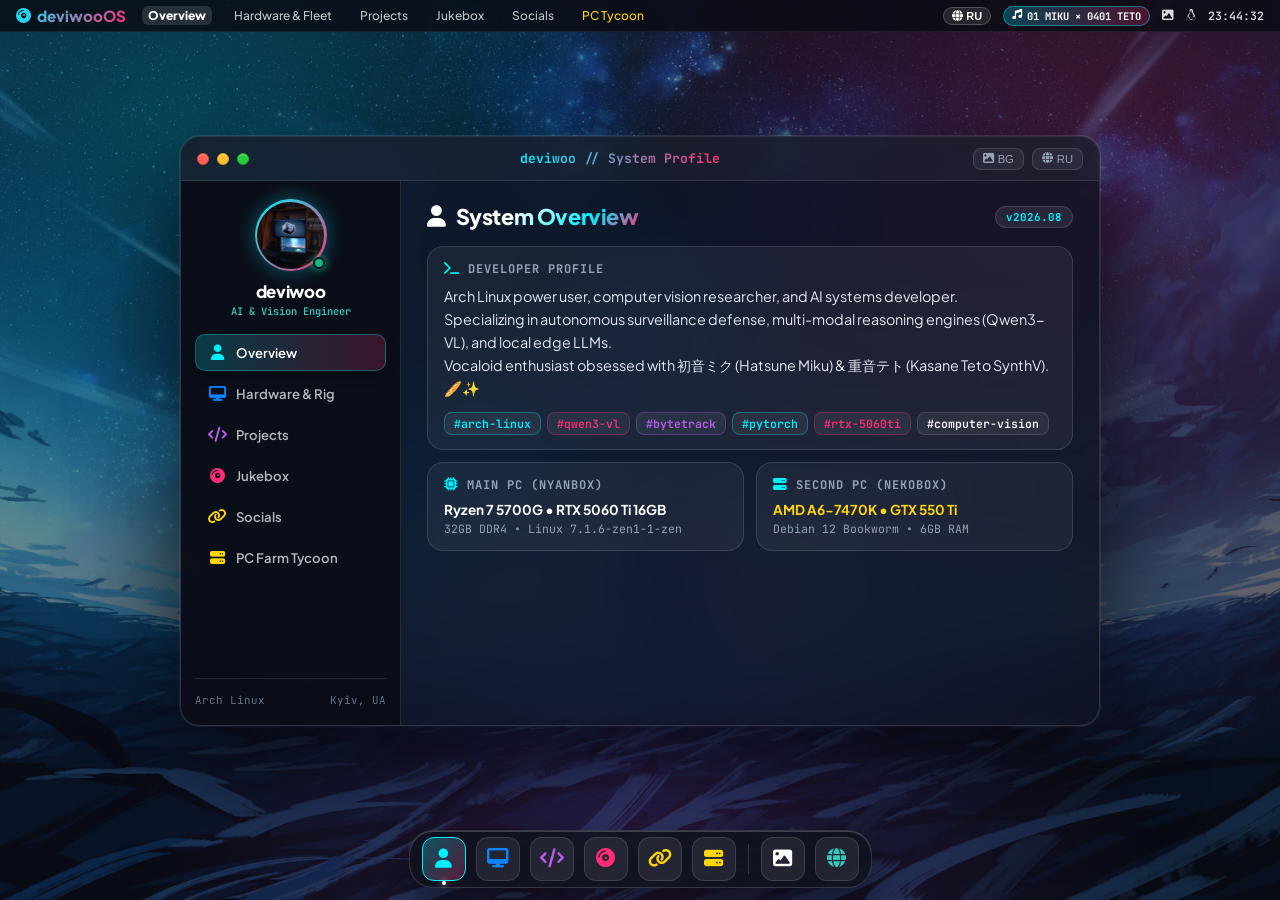
<file: index.html>
<!DOCTYPE html>
<html lang="en">
<head>
    <meta charset="UTF-8">
    <meta name="viewport" content="width=device-width, initial-scale=1.0, maximum-scale=1.0, user-scalable=no">
    <title>deviwooOS // 初音ミク × 重音テト</title>
    <link rel="icon" type="image/png" href="avatar.png">
    <link rel="preconnect" href="https://fonts.googleapis.com">
    <link rel="preconnect" href="https://fonts.gstatic.com" crossorigin>
    <link href="https://fonts.googleapis.com/css2?family=JetBrains+Mono:wght@400;600;700;800&family=Plus+Jakarta+Sans:wght@400;500;600;700;800&display=swap" rel="stylesheet">
    <link rel="stylesheet" href="https://cdnjs.cloudflare.com/ajax/libs/font-awesome/6.5.1/css/all.min.css">
    <style>
        :root {
            --miku: #00F0FF;
            --miku-teal: #39C5BB;
            --teto: #FF2D75;
            --teto-red: #D82654;
            --purple: #BF5AF2;
            --blue: #0A84FF;
            --gold: #FFD60A;
            --green: #30D158;

            --macos-glass: rgba(16, 20, 32, 0.84);
            --macos-sidebar: rgba(10, 13, 22, 0.90);
            --macos-card: rgba(255, 255, 255, 0.05);
            --macos-card-hover: rgba(255, 255, 255, 0.09);
            --border: rgba(255, 255, 255, 0.12);
            --border-highlight: rgba(0, 240, 255, 0.45);

            --text: #FFFFFF;
            --text-dim: #94A3B8;
            --text-muted: #64748B;
        }

        * {
            margin: 0;
            padding: 0;
            box-sizing: border-box;
            -webkit-tap-highlight-color: transparent;
        }

        ::-webkit-scrollbar { width: 5px; height: 5px; }
        ::-webkit-scrollbar-track { background: transparent; }
        ::-webkit-scrollbar-thumb { background: rgba(255, 255, 255, 0.2); border-radius: 10px; }
        ::-webkit-scrollbar-thumb:hover { background: rgba(255, 255, 255, 0.4); }

        body {
            background-color: #080A12;
            color: var(--text);
            font-family: 'Plus Jakarta Sans', -apple-system, BlinkMacSystemFont, sans-serif;
            width: 100vw;
            height: 100dvh;
            overflow: hidden;
            position: fixed;
            top: 0;
            left: 0;
            display: flex;
            flex-direction: column;
            justify-content: space-between;
            align-items: center;
            user-select: none;
        }

        /* ===== SCALED DESKTOP BACKGROUND ===== */
        #desktop-bg {
            position: fixed;
            inset: 0;
            width: 100vw;
            height: 100vh;
            background-image: url("bg.jpg");
            background-size: cover;
            background-position: center center;
            background-repeat: no-repeat;
            z-index: 0;
            transition: background-image 0.5s ease-in-out;
            transform: scale(1.02);
            will-change: background-image;
        }
        #desktop-bg::after {
            content: '';
            position: absolute;
            inset: 0;
            background: 
                radial-gradient(circle at 15% 15%, rgba(0, 240, 255, 0.22) 0%, transparent 45%),
                radial-gradient(circle at 85% 20%, rgba(255, 45, 117, 0.22) 0%, transparent 45%),
                radial-gradient(circle at 50% 85%, rgba(191, 90, 242, 0.18) 0%, transparent 50%),
                linear-gradient(135deg, rgba(8, 10, 18, 0.45) 0%, rgba(8, 10, 18, 0.68) 100%);
            pointer-events: none;
        }

        /* ===== MACOS MENU BAR ===== */
        .macos-menubar {
            width: 100%;
            height: 32px;
            background: rgba(10, 12, 20, 0.82);
            backdrop-filter: blur(30px);
            -webkit-backdrop-filter: blur(30px);
            border-bottom: 1px solid rgba(255, 255, 255, 0.08);
            display: flex;
            justify-content: space-between;
            align-items: center;
            padding: 0 16px;
            font-size: 0.75rem;
            font-weight: 600;
            z-index: 1000;
            flex-shrink: 0;
        }

        .menubar-left {
            display: flex;
            align-items: center;
            gap: 16px;
        }

        .apple-logo {
            font-size: 0.95rem;
            color: #fff;
            background: linear-gradient(135deg, var(--miku), var(--teto));
            -webkit-background-clip: text;
            -webkit-text-fill-color: transparent;
            font-weight: 800;
            display: flex;
            align-items: center;
            gap: 6px;
            cursor: pointer;
        }

        .menubar-item {
            color: rgba(255, 255, 255, 0.75);
            cursor: pointer;
            transition: all 0.15s;
            font-weight: 500;
            padding: 2px 6px;
            border-radius: 6px;
        }
        .menubar-item:hover { color: #fff; background: rgba(255, 255, 255, 0.08); }
        .menubar-item.bold { font-weight: 800; color: #fff; background: rgba(255, 255, 255, 0.12); }

        .menubar-right {
            display: flex;
            align-items: center;
            gap: 12px;
            font-family: 'JetBrains Mono', monospace;
            font-size: 0.72rem;
            color: rgba(255, 255, 255, 0.85);
        }

        .lang-switch {
            background: rgba(255, 255, 255, 0.1);
            border: 1px solid rgba(255, 255, 255, 0.2);
            padding: 2px 8px;
            border-radius: 12px;
            font-size: 0.68rem;
            font-weight: 700;
            cursor: pointer;
            color: #fff;
            transition: all 0.2s;
        }
        .lang-switch:hover {
            background: rgba(0, 240, 255, 0.25);
            border-color: var(--miku);
        }

        .vocaloid-pill {
            background: linear-gradient(90deg, rgba(0, 240, 255, 0.25), rgba(255, 45, 117, 0.25));
            border: 1px solid rgba(0, 240, 255, 0.4);
            padding: 2px 8px;
            border-radius: 10px;
            font-size: 0.65rem;
            font-weight: 700;
            color: #fff;
            display: flex;
            align-items: center;
            gap: 5px;
        }

        .menu-icon { cursor: pointer; transition: transform 0.2s; }
        .menu-icon:hover { transform: scale(1.15); color: var(--miku); }

        /* ===== MAIN WORKSPACE ===== */
        .workspace {
            flex: 1;
            width: 100%;
            min-height: 0;
            display: flex;
            justify-content: center;
            align-items: center;
            padding: 12px 20px;
            z-index: 10;
        }

        /* ===== MACOS WINDOW ===== */
        .macos-window {
            width: 100%;
            max-width: 920px;
            height: 590px;
            max-height: 100%;
            background: var(--macos-glass);
            backdrop-filter: blur(40px) saturate(180%);
            -webkit-backdrop-filter: blur(40px) saturate(180%);
            border: 1px solid var(--border);
            border-radius: 20px;
            box-shadow: 0 40px 100px rgba(0, 0, 0, 0.75), 0 0 0 1px rgba(255, 255, 255, 0.12);
            display: flex;
            flex-direction: column;
            overflow: hidden;
            transition: all 0.3s cubic-bezier(0.16, 1, 0.3, 1);
        }

        .macos-window.is-maximized {
            max-width: 100%;
            height: 100%;
            border-radius: 12px;
        }

        .macos-window.is-minimized {
            transform: scale(0.6) translateY(200px);
            opacity: 0;
            pointer-events: none;
        }

        /* Titlebar */
        .window-titlebar {
            height: 44px;
            background: rgba(255, 255, 255, 0.03);
            border-bottom: 1px solid var(--border);
            display: flex;
            align-items: center;
            justify-content: space-between;
            padding: 0 16px;
            flex-shrink: 0;
        }

        .traffic-lights {
            display: flex;
            align-items: center;
            gap: 8px;
            width: 80px;
        }
        .light {
            width: 12px;
            height: 12px;
            border-radius: 50%;
            cursor: pointer;
            box-shadow: inset 0 1px 1px rgba(255,255,255,0.4);
            transition: transform 0.15s;
        }
        .light:hover { transform: scale(1.15); }
        .light.close { background: #FF5F56; border: 1px solid #E0443E; }
        .light.minimize { background: #FFBD2E; border: 1px solid #DEA123; }
        .light.maximize { background: #27C93F; border: 1px solid #1AAB29; }

        .window-title {
            font-size: 0.82rem;
            font-weight: 700;
            color: rgba(255, 255, 255, 0.9);
            display: flex;
            align-items: center;
            gap: 8px;
            font-family: 'JetBrains Mono', monospace;
        }
        .window-title .title-badge {
            background: linear-gradient(90deg, var(--miku), var(--teto));
            -webkit-background-clip: text;
            -webkit-text-fill-color: transparent;
        }

        .titlebar-actions {
            display: flex;
            align-items: center;
            gap: 8px;
            width: 120px;
            justify-content: flex-end;
        }
        .action-btn {
            background: rgba(255, 255, 255, 0.06);
            border: 1px solid var(--border);
            color: var(--text-dim);
            padding: 4px 9px;
            border-radius: 8px;
            font-size: 0.7rem;
            cursor: pointer;
            transition: all 0.2s;
            display: flex;
            align-items: center;
            gap: 4px;
        }
        .action-btn:hover { color: #fff; border-color: var(--miku); background: rgba(0, 240, 255, 0.15); }

        /* Window Body */
        .window-body {
            flex: 1;
            min-height: 0;
            display: flex;
            overflow: hidden;
        }

        /* Sidebar */
        .window-sidebar {
            width: 220px;
            background: var(--macos-sidebar);
            border-right: 1px solid var(--border);
            padding: 18px 14px;
            display: flex;
            flex-direction: column;
            justify-content: space-between;
            flex-shrink: 0;
            overflow-y: auto;
        }

        .profile-mini {
            text-align: center;
            margin-bottom: 16px;
        }
        .sidebar-avatar {
            width: 72px;
            height: 72px;
            min-width: 72px;
            min-height: 72px;
            margin: 0 auto 10px auto;
            border-radius: 50%;
            padding: 2.5px;
            background: linear-gradient(135deg, var(--miku), var(--teto));
            position: relative;
            box-shadow: 0 0 20px rgba(0, 240, 255, 0.35);
            flex-shrink: 0;
            aspect-ratio: 1 / 1;
        }
        .sidebar-avatar img {
            width: 100%;
            height: 100%;
            border-radius: 50%;
            object-fit: cover;
            object-position: center;
            display: block;
            background: #111;
            aspect-ratio: 1 / 1;
        }
        .sidebar-status {
            position: absolute;
            bottom: 2px;
            right: 2px;
            width: 12px;
            height: 12px;
            background: #10B981;
            border: 2px solid #0C0F18;
            border-radius: 50%;
            box-shadow: 0 0 8px #10B981;
        }
        .sidebar-name {
            font-size: 1.05rem;
            font-weight: 800;
            color: #fff;
            margin-bottom: 2px;
            letter-spacing: -0.3px;
        }
        .sidebar-sub {
            font-family: 'JetBrains Mono', monospace;
            font-size: 0.65rem;
            color: var(--miku-teal);
            font-weight: 600;
        }

        .sidebar-nav {
            display: flex;
            flex-direction: column;
            gap: 4px;
        }
        .sidebar-item {
            display: flex;
            align-items: center;
            gap: 10px;
            padding: 9px 12px;
            border-radius: 10px;
            font-size: 0.82rem;
            font-weight: 600;
            color: rgba(255, 255, 255, 0.7);
            cursor: pointer;
            transition: all 0.2s cubic-bezier(0.16, 1, 0.3, 1);
            border: 1px solid transparent;
        }
        .sidebar-item i {
            font-size: 0.95rem;
            width: 18px;
            text-align: center;
        }
        .sidebar-item:hover {
            color: #fff;
            background: rgba(255, 255, 255, 0.06);
        }
        .sidebar-item.active {
            color: #fff;
            background: linear-gradient(90deg, rgba(0, 240, 255, 0.2), rgba(255, 45, 117, 0.2));
            border-color: rgba(0, 240, 255, 0.3);
            box-shadow: 0 4px 12px rgba(0, 0, 0, 0.3);
        }
        .sidebar-item.active i {
            color: var(--miku);
        }

        .sidebar-footer {
            padding-top: 14px;
            border-top: 1px solid var(--border);
            font-family: 'JetBrains Mono', monospace;
            font-size: 0.68rem;
            color: var(--text-muted);
            display: flex;
            align-items: center;
            justify-content: space-between;
        }

        /* Content Area */
        .window-content {
            flex: 1;
            min-height: 0;
            padding: 22px 26px;
            overflow-y: auto;
            position: relative;
        }

        .content-pane {
            display: none;
            animation: fadeIn 0.3s cubic-bezier(0.16, 1, 0.3, 1) forwards;
        }
        .content-pane.active { display: block; }

        @keyframes fadeIn {
            from { opacity: 0; transform: translateY(8px); }
            to { opacity: 1; transform: translateY(0); }
        }

        /* Section Titles */
        .pane-header {
            margin-bottom: 16px;
            display: flex;
            align-items: center;
            justify-content: space-between;
        }
        .pane-title {
            font-size: 1.35rem;
            font-weight: 800;
            letter-spacing: -0.4px;
            background: linear-gradient(135deg, #fff 40%, var(--miku) 75%, var(--teto) 100%);
            -webkit-background-clip: text;
            -webkit-text-fill-color: transparent;
            display: flex;
            align-items: center;
            gap: 10px;
        }
        .pane-badge {
            font-family: 'JetBrains Mono', monospace;
            font-size: 0.68rem;
            font-weight: 700;
            padding: 3px 10px;
            border-radius: 12px;
            background: rgba(255, 255, 255, 0.08);
            border: 1px solid var(--border);
            color: var(--miku);
        }

        /* Bento Grid Cards */
        .bento-grid {
            display: grid;
            grid-template-columns: 1fr 1fr;
            gap: 12px;
            margin-bottom: 16px;
        }
        .bento-card {
            background: var(--macos-card);
            border: 1px solid var(--border);
            border-radius: 16px;
            padding: 14px 16px;
            transition: all 0.25s ease;
        }
        .bento-card:hover {
            background: var(--macos-card-hover);
            border-color: var(--border-highlight);
            transform: translateY(-2px);
        }
        .bento-card.full-width {
            grid-column: span 2;
        }

        .card-header-mini {
            display: flex;
            align-items: center;
            gap: 8px;
            font-size: 0.75rem;
            font-weight: 700;
            text-transform: uppercase;
            letter-spacing: 1px;
            color: var(--text-dim);
            margin-bottom: 8px;
            font-family: 'JetBrains Mono', monospace;
        }
        .card-header-mini i { color: var(--miku); font-size: 0.85rem; }

        .hero-bio {
            font-size: 0.9rem;
            line-height: 1.6;
            color: #E2E8F0;
            margin-bottom: 12px;
        }

        /* Tech Tags */
        .tech-tags {
            display: flex;
            flex-wrap: wrap;
            gap: 6px;
        }
        .tech-tag {
            font-family: 'JetBrains Mono', monospace;
            font-size: 0.72rem;
            font-weight: 600;
            padding: 3px 9px;
            border-radius: 8px;
            background: rgba(255, 255, 255, 0.06);
            border: 1px solid var(--border);
            color: #F8FAFC;
            transition: all 0.2s;
        }
        .tech-tag.miku { border-color: rgba(0, 240, 255, 0.3); color: var(--miku); }
        .tech-tag.teto { border-color: rgba(255, 45, 117, 0.3); color: var(--teto); }
        .tech-tag.purple { border-color: rgba(191, 90, 242, 0.3); color: var(--purple); }
        .tech-tag:hover { transform: translateY(-2px); background: rgba(255, 255, 255, 0.12); }

        /* Hardware Devices / Categories */
        .tech-category-title {
            font-family: 'JetBrains Mono', monospace;
            font-size: 0.75rem;
            font-weight: 800;
            text-transform: uppercase;
            letter-spacing: 1px;
            color: var(--miku);
            margin: 14px 0 8px 0;
            display: flex;
            align-items: center;
            gap: 7px;
        }
        .tech-category-title:first-child { margin-top: 0; }

        .spec-list {
            display: flex;
            flex-direction: column;
            gap: 6px;
        }
        .spec-item {
            background: rgba(255, 255, 255, 0.03);
            border: 1px solid var(--border);
            border-radius: 12px;
            padding: 8px 12px;
            display: flex;
            justify-content: space-between;
            align-items: center;
            transition: all 0.2s;
        }
        .spec-item:hover {
            border-color: var(--miku);
            background: rgba(0, 240, 255, 0.05);
            transform: translateX(3px);
        }
        .spec-key {
            font-size: 0.8rem;
            color: var(--text-dim);
            display: flex;
            align-items: center;
            gap: 8px;
        }
        .spec-key i { color: var(--miku); width: 16px; text-align: center; }
        .spec-val {
            font-family: 'JetBrains Mono', monospace;
            font-size: 0.78rem;
            font-weight: 700;
            color: #fff;
            text-align: right;
        }

        .terminal-box {
            background: rgba(0, 0, 0, 0.45);
            border: 1px solid rgba(255, 255, 255, 0.1);
            border-radius: 12px;
            padding: 12px 14px;
            font-family: 'JetBrains Mono', monospace;
            font-size: 0.72rem;
            color: #E2E8F0;
            line-height: 1.45;
            white-space: pre;
            overflow-x: auto;
            margin-top: 6px;
        }

        /* Projects List */
        .project-item {
            background: var(--macos-card);
            border: 1px solid var(--border);
            border-radius: 14px;
            padding: 12px 16px;
            margin-bottom: 9px;
            text-decoration: none;
            display: flex;
            align-items: center;
            gap: 14px;
            transition: all 0.25s ease;
        }
        .project-item:hover {
            border-color: var(--miku);
            background: rgba(0, 240, 255, 0.08);
            transform: translateY(-2px);
        }
        .proj-icon-box {
            width: 40px;
            height: 40px;
            border-radius: 10px;
            background: linear-gradient(135deg, rgba(0, 240, 255, 0.2), rgba(255, 45, 117, 0.2));
            border: 1px solid rgba(0, 240, 255, 0.3);
            display: flex;
            align-items: center;
            justify-content: center;
            color: #fff;
            font-size: 1.1rem;
            flex-shrink: 0;
        }
        .proj-details { flex: 1; min-width: 0; }
        .proj-title { font-size: 0.92rem; font-weight: 700; color: #fff; margin-bottom: 2px; }
        .proj-desc { font-size: 0.76rem; color: var(--text-dim); line-height: 1.35; }
        .proj-arrow { color: var(--text-muted); font-size: 0.85rem; transition: 0.2s; }
        .project-item:hover .proj-arrow { color: var(--miku); transform: translateX(3px); }

        /* Jukebox Pane */
        .jukebox-banner {
            background: linear-gradient(135deg, rgba(0, 240, 255, 0.18), rgba(255, 45, 117, 0.18));
            border: 1px solid var(--border);
            border-radius: 16px;
            padding: 12px 16px;
            margin-bottom: 12px;
            display: flex;
            align-items: center;
            gap: 16px;
        }
        .disc {
            width: 52px;
            height: 52px;
            border-radius: 50%;
            background: radial-gradient(circle, var(--teto) 12%, #111 14%, #111 25%, #222 26%, #111 38%, var(--miku) 40%, #111 45%);
            display: flex;
            align-items: center;
            justify-content: center;
            animation: spin 4s linear infinite;
            flex-shrink: 0;
            box-shadow: 0 0 18px rgba(0,0,0,0.5);
            transition: transform 0.2s;
        }
        .disc.paused { animation-play-state: paused; opacity: 0.85; }
        .disc-center { width: 12px; height: 12px; background: #fff; border-radius: 50%; box-shadow: 0 0 6px rgba(0,0,0,0.4); }

        .player-bar {
            background: var(--macos-card);
            border: 1px solid var(--border);
            border-radius: 14px;
            padding: 10px 14px;
            margin-bottom: 10px;
            display: flex;
            align-items: center;
            gap: 10px;
        }
        .play-btn {
            width: 38px;
            height: 38px;
            border-radius: 50%;
            border: none;
            cursor: pointer;
            background: linear-gradient(135deg, var(--miku), var(--teto));
            color: #fff;
            font-size: 0.95rem;
            display: flex;
            align-items: center;
            justify-content: center;
            flex-shrink: 0;
            transition: transform 0.15s, box-shadow 0.15s;
            box-shadow: 0 2px 10px rgba(0, 240, 255, 0.3);
        }
        .play-btn:hover { transform: scale(1.08); box-shadow: 0 4px 16px rgba(0, 240, 255, 0.5); }
        .play-btn:active { transform: scale(0.95); }

        .scrub-track {
            flex: 1;
            height: 6px;
            background: rgba(255, 255, 255, 0.15);
            border-radius: 6px;
            cursor: pointer;
            position: relative;
            touch-action: none;
            transition: height 0.15s ease;
        }
        .scrub-track:hover {
            height: 8px;
        }
        .scrub-fill {
            height: 100%;
            border-radius: 6px;
            width: 0%;
            background: linear-gradient(90deg, var(--miku), var(--teto));
            position: relative;
            pointer-events: none;
        }
        .scrub-fill::after {
            content: '';
            position: absolute;
            right: -4px;
            top: 50%;
            transform: translateY(-50%);
            width: 10px;
            height: 10px;
            border-radius: 50%;
            background: #fff;
            box-shadow: 0 0 8px rgba(0, 240, 255, 0.8);
            opacity: 0;
            transition: opacity 0.15s ease;
        }
        .scrub-track:hover .scrub-fill::after {
            opacity: 1;
        }

        .time-box {
            font-family: 'JetBrains Mono', monospace;
            font-size: 0.72rem;
            color: var(--text-dim);
            flex-shrink: 0;
            min-width: 80px;
            text-align: right;
        }

        .track-grid {
            display: flex;
            flex-direction: column;
            gap: 5px;
        }
        .track-row {
            background: var(--macos-card);
            border: 1px solid var(--border);
            border-radius: 12px;
            padding: 9px 13px;
            display: flex;
            align-items: center;
            justify-content: space-between;
            cursor: pointer;
            transition: all 0.2s ease;
        }
        .track-row:hover {
            border-color: var(--miku);
            background: rgba(0, 240, 255, 0.1);
            transform: translateX(3px);
        }
        .track-row.active {
            border-color: var(--miku) !important;
            background: rgba(0, 240, 255, 0.22) !important;
        }
        .track-meta { display: flex; align-items: center; gap: 12px; min-width: 0; }
        .track-idx { font-family: 'JetBrains Mono', monospace; font-size: 0.75rem; font-weight: 700; color: var(--text-dim); width: 20px; }
        .track-name-text { font-size: 0.84rem; font-weight: 700; color: #fff; white-space: nowrap; overflow: hidden; text-overflow: ellipsis; }
        .track-artist-text { font-size: 0.7rem; color: var(--text-dim); font-family: 'JetBrains Mono', monospace; white-space: nowrap; overflow: hidden; text-overflow: ellipsis; }
        .track-play-ico { color: var(--text-dim); font-size: 0.85rem; transition: 0.2s; }
        .track-row:hover .track-play-ico { color: var(--miku); transform: scale(1.2); }
        .track-row.active .track-play-ico { color: var(--miku); }

        /* Socials List */
        .socials-grid {
            display: grid;
            grid-template-columns: 1fr 1fr;
            gap: 9px;
        }
        .soc-btn {
            background: var(--macos-card);
            border: 1px solid var(--border);
            border-radius: 14px;
            padding: 12px 14px;
            text-decoration: none;
            color: #fff;
            display: flex;
            align-items: center;
            justify-content: space-between;
            font-weight: 600;
            font-size: 0.86rem;
            cursor: pointer;
            transition: all 0.25s ease;
        }
        .soc-btn:hover {
            border-color: var(--miku);
            background: rgba(0, 240, 255, 0.12);
            transform: translateY(-2px);
        }
        .soc-left { display: flex; align-items: center; gap: 12px; }
        .soc-left i { font-size: 1.2rem; width: 24px; text-align: center; }
        .soc-handle { font-family: 'JetBrains Mono', monospace; font-size: 0.72rem; color: var(--text-dim); }

        /* ===== MACOS DOCK ===== */
        .macos-dock-container {
            width: 100%;
            display: flex;
            justify-content: center;
            padding-bottom: 12px;
            z-index: 1000;
            flex-shrink: 0;
        }
        .macos-dock {
            background: rgba(14, 18, 28, 0.82);
            backdrop-filter: blur(30px);
            -webkit-backdrop-filter: blur(30px);
            border: 1px solid rgba(255, 255, 255, 0.15);
            border-radius: 24px;
            padding: 6px 12px;
            display: flex;
            align-items: center;
            gap: 10px;
            box-shadow: 0 20px 40px rgba(0, 0, 0, 0.5), inset 0 1px 0 rgba(255, 255, 255, 0.2);
        }
        .dock-item {
            width: 44px;
            height: 44px;
            border-radius: 12px;
            background: rgba(255, 255, 255, 0.08);
            border: 1px solid rgba(255, 255, 255, 0.12);
            display: flex;
            align-items: center;
            justify-content: center;
            color: #fff;
            font-size: 1.2rem;
            cursor: pointer;
            position: relative;
            transition: all 0.2s cubic-bezier(0.34, 1.56, 0.64, 1);
        }
        .dock-item:hover {
            transform: translateY(-8px) scale(1.18);
            background: rgba(255, 255, 255, 0.18);
            border-color: var(--miku);
            box-shadow: 0 10px 20px rgba(0, 240, 255, 0.3);
        }
        .dock-item.active {
            border-color: var(--miku);
            background: linear-gradient(135deg, rgba(0, 240, 255, 0.3), rgba(255, 45, 117, 0.3));
        }
        .dock-item.active::after {
            content: '';
            position: absolute;
            bottom: -5px;
            width: 4px;
            height: 4px;
            border-radius: 50%;
            background: #fff;
            box-shadow: 0 0 6px #fff;
        }

        .dock-divider {
            width: 1px;
            height: 30px;
            background: rgba(255, 255, 255, 0.15);
            margin: 0 2px;
        }

        /* ===== TOAST ===== */
        #toast {
            position: fixed;
            bottom: 76px;
            left: 50%;
            transform: translate(-50%, 20px) scale(0.9);
            background: rgba(14, 18, 28, 0.95);
            border: 1px solid var(--miku);
            color: #fff;
            padding: 8px 20px;
            border-radius: 30px;
            font-family: 'JetBrains Mono', monospace;
            font-weight: 700;
            font-size: 0.78rem;
            opacity: 0;
            transition: all 0.3s cubic-bezier(0.34, 1.56, 0.64, 1);
            pointer-events: none;
            z-index: 2000;
            box-shadow: 0 10px 30px rgba(0,0,0,0.6);
            display: flex;
            align-items: center;
            gap: 8px;
        }
        #toast.show { opacity: 1; transform: translate(-50%, 0) scale(1); }

        @keyframes spin { to { transform: rotate(360deg); } }

        @media (max-width: 768px) {
            .macos-window { height: 100%; border-radius: 14px; }
            .window-sidebar { width: 64px; padding: 12px 6px; }
            .sidebar-avatar { width: 44px; height: 44px; margin-bottom: 6px; }
            .sidebar-name, .sidebar-sub, .sidebar-footer, .sidebar-item span { display: none; }
            .sidebar-item { justify-content: center; padding: 10px 6px; }
            .bento-grid, .socials-grid { grid-template-columns: 1fr; }
            .bento-card.full-width { grid-column: span 1; }
            .window-content { padding: 14px 12px; }
            .menubar-left .menubar-item { display: none; }
            .vocaloid-pill { display: none; }
        }
    
        /* ===== TYCOON FARM STYLES ===== */

        /* Achievements & Leaderboard Styles */
        .ach-card {
            background: rgba(255, 255, 255, 0.03);
            border: 1px solid var(--border);
            border-radius: 12px;
            padding: 10px 14px;
            display: flex;
            align-items: center;
            justify-content: space-between;
            gap: 12px;
            margin-bottom: 8px;
            transition: all 0.2s;
        }
        .ach-card.completed {
            border-color: rgba(251, 191, 36, 0.5);
            background: rgba(251, 191, 36, 0.06);
        }
        .ach-icon-box {
            width: 38px;
            height: 38px;
            border-radius: 10px;
            background: rgba(251, 191, 36, 0.15);
            border: 1px solid #FBBF24;
            color: #FBBF24;
            display: flex;
            align-items: center;
            justify-content: center;
            font-size: 1.1rem;
        }

        .leaderboard-table {
            width: 100%;
            border-collapse: collapse;
            font-family: 'JetBrains Mono', monospace;
            font-size: 0.75rem;
            margin-top: 10px;
        }
        .leaderboard-table th {
            text-align: left;
            padding: 8px 10px;
            background: rgba(0, 0, 0, 0.4);
            color: var(--text-dim);
            border-bottom: 1px solid var(--border);
        }
        .leaderboard-table td {
            padding: 8px 10px;
            border-bottom: 1px solid rgba(255, 255, 255, 0.05);
            color: #fff;
        }
        .leaderboard-table tr.my-rank {
            background: rgba(0, 240, 255, 0.12);
            border: 1px solid var(--miku);
            font-weight: 800;
        }

        .lock-overlay-badge {
            background: rgba(239, 68, 68, 0.15);
            border: 1px solid rgba(239, 68, 68, 0.4);
            color: #F87171;
            font-family: 'JetBrains Mono', monospace;
            font-size: 0.68rem;
            font-weight: 800;
            padding: 2px 8px;
            border-radius: 6px;
            margin-top: 4px;
            display: inline-block;
        }


        /* ===== MEGA TYCOON: CARDS, TRADING & MULTI-CURRENCY ===== */
        .currency-badge-list {
            display: flex;
            flex-wrap: wrap;
            gap: 8px;
            align-items: center;
        }
        .curr-pill {
            background: rgba(0, 0, 0, 0.4);
            border: 1px solid var(--border);
            padding: 4px 10px;
            border-radius: 20px;
            font-family: 'JetBrains Mono', monospace;
            font-size: 0.72rem;
            display: flex;
            align-items: center;
            gap: 6px;
            font-weight: 700;
        }

        /* DEX Swap Box */
        .dex-swap-container {
            background: rgba(12, 16, 26, 0.9);
            border: 1px solid var(--border);
            border-radius: 14px;
            padding: 16px;
            display: flex;
            flex-direction: column;
            gap: 12px;
        }
        .swap-row {
            display: flex;
            align-items: center;
            gap: 10px;
            background: rgba(255, 255, 255, 0.03);
            border: 1px solid var(--border);
            border-radius: 10px;
            padding: 8px 12px;
        }
        .swap-select {
            background: rgba(0, 0, 0, 0.6);
            border: 1px solid var(--miku);
            color: #fff;
            padding: 6px 10px;
            border-radius: 8px;
            font-family: 'JetBrains Mono', monospace;
            font-size: 0.78rem;
            outline: none;
        }
        .swap-input {
            flex: 1;
            background: transparent;
            border: none;
            color: #fff;
            font-family: 'JetBrains Mono', monospace;
            font-size: 0.95rem;
            font-weight: 700;
            outline: none;
        }

        /* 100 Collectible Cards Album */
        .cards-header-bar {
            display: flex;
            align-items: center;
            justify-content: space-between;
            flex-wrap: wrap;
            gap: 10px;
            margin-bottom: 12px;
            padding-bottom: 8px;
            border-bottom: 1px solid var(--border);
        }
        .card-filter-btn {
            background: rgba(255, 255, 255, 0.05);
            border: 1px solid var(--border);
            color: var(--text-dim);
            padding: 4px 10px;
            border-radius: 8px;
            font-family: 'JetBrains Mono', monospace;
            font-size: 0.7rem;
            cursor: pointer;
            transition: all 0.15s;
        }
        .card-filter-btn:hover { color: #fff; background: rgba(255, 255, 255, 0.12); }
        .card-filter-btn.active {
            background: var(--miku);
            border-color: var(--miku);
            color: #000;
            font-weight: 800;
        }

        .cards-album-grid {
            display: grid;
            grid-template-columns: repeat(auto-fill, minmax(130px, 1fr));
            gap: 10px;
            max-height: 310px;
            overflow-y: auto;
            padding-right: 4px;
        }

        .collectible-card {
            background: rgba(14, 18, 28, 0.85);
            border: 1px solid var(--border);
            border-radius: 12px;
            padding: 10px 8px;
            display: flex;
            flex-direction: column;
            align-items: center;
            text-align: center;
            position: relative;
            cursor: pointer;
            transition: all 0.2s cubic-bezier(0.34, 1.56, 0.64, 1);
            user-select: none;
        }
        .collectible-card:hover {
            transform: translateY(-4px) scale(1.03);
            border-color: var(--miku);
            box-shadow: 0 8px 20px rgba(0, 240, 255, 0.25);
            z-index: 10;
        }
        .collectible-card.locked {
            opacity: 0.35;
            filter: grayscale(0.8);
        }
        .collectible-card.rarity-common { border-color: rgba(255, 255, 255, 0.2); }
        .collectible-card.rarity-uncommon { border-color: #38BDF8; box-shadow: inset 0 0 12px rgba(56, 189, 248, 0.15); }
        .collectible-card.rarity-rare { border-color: #BF5AF2; box-shadow: inset 0 0 15px rgba(191, 90, 242, 0.2); }
        .collectible-card.rarity-epic { border-color: #F59E0B; box-shadow: inset 0 0 18px rgba(245, 158, 11, 0.25); }
        .collectible-card.rarity-legendary {
            border-color: var(--teto);
            box-shadow: 0 0 20px rgba(255, 45, 117, 0.35), inset 0 0 20px rgba(0, 240, 255, 0.25);
            animation: mythicGlow 3s ease-in-out infinite alternate;
        }
        @keyframes mythicGlow {
            0% { border-color: var(--teto); box-shadow: 0 0 15px rgba(255, 45, 117, 0.4); }
            100% { border-color: var(--miku); box-shadow: 0 0 25px rgba(0, 240, 255, 0.6); }
        }

        .card-art-icon {
            font-size: 1.6rem;
            margin: 6px 0;
            color: #fff;
        }
        .card-num {
            font-family: 'JetBrains Mono', monospace;
            font-size: 0.62rem;
            color: var(--text-dim);
            align-self: flex-start;
        }
        .card-title {
            font-size: 0.72rem;
            font-weight: 800;
            color: #fff;
            line-height: 1.25;
            margin: 4px 0 2px 0;
            min-height: 28px;
            display: flex;
            align-items: center;
            justify-content: center;
        }
        .card-rarity-pill {
            font-family: 'JetBrains Mono', monospace;
            font-size: 0.58rem;
            text-transform: uppercase;
            font-weight: 800;
            padding: 1px 6px;
            border-radius: 6px;
            margin-top: 4px;
        }
        .card-badge-count {
            position: absolute;
            top: 4px;
            right: 4px;
            background: var(--gold);
            color: #000;
            font-family: 'JetBrains Mono', monospace;
            font-weight: 800;
            font-size: 0.62rem;
            padding: 1px 5px;
            border-radius: 10px;
        }

        /* Quests & Daily */
        .quest-item {
            background: rgba(255, 255, 255, 0.03);
            border: 1px solid var(--border);
            border-radius: 12px;
            padding: 10px 14px;
            display: flex;
            align-items: center;
            justify-content: space-between;
            gap: 12px;
            margin-bottom: 8px;
        }
        .quest-progress-bar {
            height: 6px;
            background: rgba(255, 255, 255, 0.1);
            border-radius: 4px;
            overflow: hidden;
            margin-top: 4px;
            width: 100%;
        }
        .quest-progress-fill {
            height: 100%;
            background: linear-gradient(90deg, var(--miku), var(--teto));
            width: 0%;
        }

        /* P2P Trading Market */
        .trade-row {
            background: rgba(255, 255, 255, 0.03);
            border: 1px solid var(--border);
            border-radius: 12px;
            padding: 10px 14px;
            display: flex;
            align-items: center;
            justify-content: space-between;
            gap: 10px;
            margin-bottom: 8px;
        }


        /* ===== CYBER CONSOLE & DARKNET CLI STYLES ===== */
        .cyber-cli-container {
            background: rgba(6, 8, 14, 0.95);
            border: 1px solid rgba(0, 240, 255, 0.35);
            border-radius: 14px;
            display: flex;
            flex-direction: column;
            height: 320px;
            box-shadow: 0 0 30px rgba(0, 240, 255, 0.1), inset 0 0 20px rgba(0, 0, 0, 0.8);
            font-family: 'JetBrains Mono', monospace;
            overflow: hidden;
        }

        .cli-header {
            background: rgba(0, 240, 255, 0.08);
            border-bottom: 1px solid rgba(0, 240, 255, 0.2);
            padding: 6px 12px;
            display: flex;
            align-items: center;
            justify-content: space-between;
            font-size: 0.72rem;
            color: var(--miku);
            font-weight: 700;
        }
        .cli-status-dots {
            display: flex;
            gap: 6px;
        }
        .cli-dot { width: 8px; height: 8px; border-radius: 50%; }

        .cli-output {
            flex: 1;
            padding: 10px 14px;
            overflow-y: auto;
            font-size: 0.76rem;
            line-height: 1.45;
            color: #A7F3D0;
            display: flex;
            flex-direction: column;
            gap: 4px;
            white-space: pre-wrap;
            word-break: break-word;
        }
        .cli-line { margin: 0; }
        .cli-line.cmd { color: #FCD34D; font-weight: 700; }
        .cli-line.err { color: #F87171; }
        .cli-line.sys { color: var(--miku); }
        .cli-line.btc { color: #F59E0B; font-weight: 800; }
        .cli-line.dark { color: #F43F5E; font-weight: 700; }
        .cli-line.matrix { color: #10B981; font-family: monospace; }

        .cli-input-form {
            background: rgba(0, 0, 0, 0.6);
            border-top: 1px solid rgba(255, 255, 255, 0.1);
            padding: 8px 12px;
            display: flex;
            align-items: center;
            gap: 8px;
        }
        .cli-prompt {
            color: var(--teto);
            font-weight: 800;
            font-size: 0.76rem;
            white-space: nowrap;
        }
        .cli-input {
            flex: 1;
            background: transparent;
            border: none;
            outline: none;
            color: #fff;
            font-family: 'JetBrains Mono', monospace;
            font-size: 0.78rem;
            caret-color: var(--miku);
        }
        .cli-send-btn {
            background: rgba(0, 240, 255, 0.2);
            border: 1px solid var(--miku);
            color: #fff;
            padding: 4px 10px;
            border-radius: 6px;
            font-family: 'JetBrains Mono', monospace;
            font-size: 0.7rem;
            cursor: pointer;
            transition: all 0.15s;
        }
        .cli-send-btn:hover { background: var(--miku); color: #000; }


        .multi-buy-bar {
            display: flex;
            align-items: center;
            justify-content: space-between;
            background: rgba(0, 0, 0, 0.25);
            border: 1px solid var(--border);
            border-radius: 10px;
            padding: 6px 12px;
            margin-bottom: 10px;
            font-family: 'JetBrains Mono', monospace;
            font-size: 0.72rem;
        }
        .multi-btns {
            display: flex;
            gap: 4px;
        }
        .multi-btn {
            background: rgba(255, 255, 255, 0.06);
            border: 1px solid var(--border);
            color: var(--text-dim);
            padding: 3px 8px;
            border-radius: 6px;
            font-family: 'JetBrains Mono', monospace;
            font-size: 0.7rem;
            font-weight: 700;
            cursor: pointer;
            transition: all 0.15s;
        }
        .multi-btn:hover { color: #fff; background: rgba(255, 255, 255, 0.12); }
        .multi-btn.active {
            background: var(--miku);
            border-color: var(--miku);
            color: #000;
            font-weight: 800;
            box-shadow: 0 0 10px rgba(0, 240, 255, 0.4);
        }

        .owned-badge {
            background: rgba(48, 209, 88, 0.15);
            border: 1px solid rgba(48, 209, 88, 0.4);
            color: #30D158;
            font-family: 'JetBrains Mono', monospace;
            font-size: 0.72rem;
            font-weight: 800;
            padding: 2px 8px;
            border-radius: 8px;
            margin-left: 6px;
        }

        /* ===== COMPREHENSIVE MOBILE PHONE OPTIMIZATIONS ===== */
        * {
            -webkit-tap-highlight-color: transparent;
        }

        button, .rig-chassis, .collectible-card, .store-tab-btn, .sidebar-item, .dock-item {
            touch-action: manipulation;
        }

        @media (max-width: 640px) {
            .workspace {
                padding: 4px 6px;
            }
            .macos-window {
                border-radius: 12px;
                height: calc(100vh - 65px);
            }
            .window-titlebar {
                height: 38px;
                padding: 0 10px;
            }
            .window-sidebar {
                width: 52px;
                padding: 8px 4px;
            }
            .sidebar-avatar {
                width: 38px;
                height: 38px;
            }
            .sidebar-item {
                padding: 8px 4px;
                font-size: 1.1rem;
            }
            .window-content {
                padding: 10px 8px;
            }
            .tycoon-header-bar {
                grid-template-columns: repeat(2, 1fr);
                gap: 6px;
                padding: 8px 10px;
            }
            .stat-card .stat-val {
                font-size: 0.88rem;
            }
            .tycoon-main-grid {
                grid-template-columns: 1fr;
                gap: 10px;
            }
            .rig-clicker-box {
                padding: 10px 8px;
            }
            .rig-chassis {
                width: 110px;
                height: 140px;
                margin: 6px 0;
            }
            .fan-spinner {
                width: 40px;
                height: 40px;
                font-size: 0.95rem;
            }
            .cards-album-grid {
                grid-template-columns: repeat(auto-fill, minmax(95px, 1fr));
                gap: 6px;
                max-height: 360px;
            }
            .collectible-card {
                padding: 6px 4px;
            }
            .card-title {
                font-size: 0.65rem;
                min-height: 24px;
            }
            .card-art-icon {
                font-size: 1.3rem;
                margin: 3px 0;
            }
            .macos-dock {
                height: 48px;
                padding: 0 10px;
                gap: 6px;
                bottom: 6px;
            }
            .dock-item {
                width: 36px;
                height: 36px;
                font-size: 1rem;
            }
        }

        /* ===== ADMIN / DEVELOPER CHEAT CONSOLE ===== */
        function adminAddCash(amt) {
            tycoon.money = (tycoon.money || 0) + amt;
            tycoon.totalEarned = (tycoon.totalEarned || 0) + amt;
            toast('Admin: Added $' + formatNum(amt) + ' Cash! 💵');
            updateTycoonUI();
            saveTycoon();
        }

        function adminAddGems(amt) {
            tycoon.gems = (tycoon.gems || 0) + amt;
            toast('Admin: Added ' + amt + ' Gems! 💎');
            updateTycoonUI();
            saveTycoon();
        }

        function adminAddCrypto(type, amt) {
            if (type === 'btc') tycoon.btc = (tycoon.btc || 0) + amt;
            if (type === 'usdt') tycoon.usdt = (tycoon.usdt || 0) + amt;
            if (type === 'tor') tycoon.tor = (tycoon.tor || 0) + amt;
            toast('Admin: Added ' + amt + ' ' + type.toUpperCase() + '!');
            updateTycoonUI();
            saveTycoon();
        }

        function adminAddCores(amt) {
            tycoon.cores = (tycoon.cores || 0) + amt;
            toast('Admin: Added ' + amt + ' Nano-Cores! 💎');
            updateTycoonUI();
            saveTycoon();
        }

        function adminUnlockAllCards() {
            cardsDB.forEach(function(c) {
                tycoon.ownedCards[c.id] = (tycoon.ownedCards[c.id] || 0) + 1;
            });
            toast('Admin: Unlocked all 100 Collectible Cards! 🃏');
            updateTycoonUI();
            renderStore();
            saveTycoon();
        }

        function adminUnlockAchievements() {
            tycoon.achievements.forEach(function(a) {
                a.claimed = true;
            });
            toast('Admin: Unlocked and claimed all achievements! 🏆');
            updateTycoonUI();
            renderStore();
            saveTycoon();
        }

        function adminMaxParts() {
            ['cpu', 'gpu', 'ram', 'cooling', 'facility', 'bots'].forEach(function(cat) {
                tycoonDB[cat].forEach(function(item, idx) {
                    tycoon.inventory[cat][idx] = (tycoon.inventory[cat][idx] || 0) + 25;
                });
            });
            toast('Admin: Added +25 to all PC components & facilities! ⚡');
            updateTycoonUI();
            renderStore();
            saveTycoon();
        }

        function adminTriggerTurbo() {
            tycoon.turboUntil = Date.now() + 60000;
            toast('Admin: Turbo Boost activated for 60s! 🔥');
            updateTycoonUI();
        }

        function factoryResetProgress() {
            if (!confirm('Are you sure you want to reset ALL progress to factory fresh?')) return;
            localStorage.removeItem('deviwoo_tycoon_save_v2');
            localStorage.removeItem('deviwoo_real_leaderboard_v2');
            tycoon.money = 150.0;
            tycoon.totalEarned = 150.0;
            tycoon.clicks = 0;
            tycoon.cores = 0;
            tycoon.gems = 25;
            tycoon.usdt = 100.0;
            tycoon.tor = 15.0;
            tycoon.btc = 0.0;
            tycoon.inventory = { cpu: {}, gpu: {}, ram: {}, cooling: {}, facility: {}, bots: {} };
            tycoon.ownedCards = {};
            tycoon.ownedGadgets = {};
            tycoon.lastDailyClaim = 0;
            tycoon.turboUntil = 0;
            tycoon.turboCooldownUntil = 0;
            
            tycoon.achievements.forEach(function(a) { a.claimed = false; });
            tycoon.dailyQuests.forEach(function(q) { q.current = 0; q.claimed = false; });
            
            saveTycoon();
            updateTycoonUI();
            renderStore();
            toast('🗑️ Factory Reset: All progress reset to fresh start! ✓');
        }

        /* ===== COMPLETE POLISHED PC TYCOON FARM STYLES ===== */
        .tycoon-container {
            display: flex;
            flex-direction: column;
            gap: 12px;
            width: 100%;
            max-width: 100%;
        }
        
        .tycoon-header-bar {
            background: linear-gradient(135deg, rgba(0, 240, 255, 0.12), rgba(255, 45, 117, 0.12));
            border: 1px solid var(--border);
            border-radius: 14px;
            padding: 10px 14px;
            display: grid;
            grid-template-columns: repeat(auto-fit, minmax(115px, 1fr));
            gap: 8px;
            box-shadow: 0 4px 16px rgba(0, 0, 0, 0.3);
        }

        .stat-card {
            display: flex;
            flex-direction: column;
            gap: 2px;
            min-width: 0;
        }
        .stat-card .stat-lbl {
            font-size: 0.64rem;
            font-family: 'JetBrains Mono', monospace;
            text-transform: uppercase;
            letter-spacing: 0.4px;
            color: var(--text-dim);
            display: flex;
            align-items: center;
            gap: 4px;
            white-space: nowrap;
        }
        .stat-card .stat-val {
            font-size: 0.95rem;
            font-weight: 800;
            font-family: 'JetBrains Mono', monospace;
            color: #fff;
            white-space: nowrap;
            overflow: hidden;
            text-overflow: ellipsis;
        }
        .stat-card .stat-val.money { color: var(--gold); }
        .stat-card .stat-val.hash { color: var(--miku); }
        .stat-card .stat-val.rate { color: #34D399; }
        .stat-card .stat-val.cores { color: var(--teto); }

        .tycoon-main-grid {
            display: grid;
            grid-template-columns: 240px 1fr;
            gap: 12px;
            width: 100%;
        }

        @media (max-width: 860px) {
            .tycoon-main-grid { grid-template-columns: 1fr; }
        }

        /* Interactive Rig Clicker Box */
        .rig-clicker-box {
            background: var(--macos-card);
            border: 1px solid var(--border);
            border-radius: 16px;
            padding: 14px 12px;
            display: flex;
            flex-direction: column;
            align-items: center;
            text-align: center;
            position: relative;
            user-select: none;
            box-shadow: inset 0 0 25px rgba(0, 240, 255, 0.05);
        }

        .rig-chassis {
            width: 130px;
            height: 165px;
            background: rgba(14, 18, 30, 0.92);
            border: 2px solid var(--miku);
            border-radius: 14px;
            margin: 10px 0;
            cursor: pointer;
            position: relative;
            display: flex;
            flex-direction: column;
            align-items: center;
            justify-content: space-around;
            padding: 10px 8px;
            box-shadow: 0 0 20px rgba(0, 240, 255, 0.3), inset 0 0 15px rgba(255, 45, 117, 0.2);
            transition: transform 0.08s cubic-bezier(0.34, 1.56, 0.64, 1), box-shadow 0.15s;
        }
        .rig-chassis:active {
            transform: scale(0.94);
            box-shadow: 0 0 35px rgba(255, 45, 117, 0.6), inset 0 0 25px rgba(0, 240, 255, 0.4);
        }

        .fan-spinner {
            width: 48px;
            height: 48px;
            border-radius: 50%;
            border: 3px dashed var(--miku);
            display: flex;
            align-items: center;
            justify-content: center;
            color: var(--teto);
            font-size: 1.1rem;
            animation: spinFan 1.5s linear infinite;
        }
        .fan-spinner.fast { animation-duration: 0.4s; border-color: var(--teto); }

        @keyframes spinFan {
            from { transform: rotate(0deg); }
            to { transform: rotate(360deg); }
        }

        .rig-rgb-strip {
            width: 80%;
            height: 4px;
            border-radius: 2px;
            background: linear-gradient(90deg, var(--miku), var(--teto), var(--purple), var(--miku));
            background-size: 200% 100%;
            animation: rgbFlow 2s linear infinite;
        }
        @keyframes rgbFlow {
            0% { background-position: 0% 0%; }
            100% { background-position: 200% 0%; }
        }

        .overclock-btn {
            width: 100%;
            padding: 9px 12px;
            border-radius: 10px;
            border: 1px solid var(--teto);
            background: linear-gradient(135deg, rgba(255, 45, 117, 0.35), rgba(216, 38, 84, 0.55));
            color: #fff;
            font-family: 'JetBrains Mono', monospace;
            font-weight: 800;
            font-size: 0.76rem;
            cursor: pointer;
            display: flex;
            align-items: center;
            justify-content: center;
            gap: 6px;
            transition: all 0.15s;
            margin-top: 8px;
            box-shadow: 0 4px 15px rgba(255, 45, 117, 0.25);
        }
        .overclock-btn:hover:not(:disabled) {
            transform: translateY(-2px);
            box-shadow: 0 6px 20px rgba(255, 45, 117, 0.45);
        }
        .overclock-btn:disabled {
            opacity: 0.5;
            cursor: not-allowed;
            filter: grayscale(0.6);
        }

        /* Floating Click Particle */
        .click-spark {
            position: absolute;
            font-family: 'JetBrains Mono', monospace;
            font-weight: 800;
            font-size: 0.95rem;
            color: #FFD60A;
            text-shadow: 0 0 10px rgba(255, 214, 10, 0.8);
            pointer-events: none;
            animation: floatUp 0.8s ease-out forwards;
            z-index: 1000;
        }
        @keyframes floatUp {
            0% { opacity: 1; transform: translate(-50%, 0) scale(1); }
            100% { opacity: 0; transform: translate(-50%, -45px) scale(1.3); }
        }

        /* Store Tabs & Items Box */
        .tycoon-store-box {
            background: var(--macos-card);
            border: 1px solid var(--border);
            border-radius: 16px;
            padding: 12px;
            display: flex;
            flex-direction: column;
            min-height: 360px;
        }

        .store-nav {
            display: flex;
            flex-wrap: wrap;
            gap: 4px;
            border-bottom: 1px solid var(--border);
            padding-bottom: 8px;
            margin-bottom: 8px;
            max-width: 100%;
        }
        .store-tab-btn {
            background: rgba(255, 255, 255, 0.05);
            border: 1px solid var(--border);
            color: var(--text-dim);
            padding: 4px 9px;
            border-radius: 7px;
            font-size: 0.68rem;
            font-family: 'JetBrains Mono', monospace;
            font-weight: 700;
            cursor: pointer;
            transition: all 0.15s;
            white-space: nowrap;
            display: flex;
            align-items: center;
            gap: 5px;
        }
        .store-tab-btn:hover { color: #fff; background: rgba(255, 255, 255, 0.12); }
        .store-tab-btn.active {
            color: #fff;
            background: linear-gradient(90deg, rgba(0, 240, 255, 0.25), rgba(255, 45, 117, 0.25));
            border-color: var(--miku);
            box-shadow: 0 0 10px rgba(0, 240, 255, 0.25);
        }

        .multi-buy-bar {
            display: flex;
            align-items: center;
            justify-content: space-between;
            background: rgba(0, 0, 0, 0.25);
            border: 1px solid var(--border);
            border-radius: 8px;
            padding: 4px 10px;
            margin-bottom: 8px;
            font-family: 'JetBrains Mono', monospace;
            font-size: 0.68rem;
        }
        .multi-btns { display: flex; gap: 4px; }
        .multi-btn {
            background: rgba(255, 255, 255, 0.06);
            border: 1px solid var(--border);
            color: var(--text-dim);
            padding: 2px 7px;
            border-radius: 5px;
            font-family: 'JetBrains Mono', monospace;
            font-size: 0.66rem;
            font-weight: 700;
            cursor: pointer;
            transition: all 0.15s;
        }
        .multi-btn:hover { color: #fff; background: rgba(255, 255, 255, 0.12); }
        .multi-btn.active {
            background: var(--miku);
            border-color: var(--miku);
            color: #000;
            font-weight: 800;
            box-shadow: 0 0 8px rgba(0, 240, 255, 0.4);
        }

        .owned-badge {
            background: rgba(48, 209, 88, 0.15);
            border: 1px solid rgba(48, 209, 88, 0.4);
            color: #30D158;
            font-family: 'JetBrains Mono', monospace;
            font-size: 0.68rem;
            font-weight: 800;
            padding: 1px 6px;
            border-radius: 6px;
            margin-left: 6px;
        }

        .store-list {
            display: flex;
            flex-direction: column;
            gap: 8px;
            max-height: 280px;
            overflow-y: auto;
            padding-right: 4px;
        }

        .upgrade-row {
            background: rgba(255, 255, 255, 0.03);
            border: 1px solid var(--border);
            border-radius: 12px;
            padding: 8px 12px;
            display: flex;
            align-items: center;
            justify-content: space-between;
            gap: 10px;
            transition: all 0.15s;
        }
        .upgrade-row:hover {
            border-color: var(--border-highlight);
            background: rgba(255, 255, 255, 0.06);
        }
        .upgrade-row.owned {
            border-color: rgba(48, 209, 88, 0.4);
            background: rgba(48, 209, 88, 0.04);
        }

        .upg-info { flex: 1; min-width: 0; }
        .upg-name { font-size: 0.82rem; font-weight: 700; color: #fff; margin-bottom: 2px; }
        .upg-desc { font-size: 0.68rem; color: var(--text-dim); font-family: 'JetBrains Mono', monospace; }
        .upg-bonus { font-size: 0.68rem; color: var(--miku); font-family: 'JetBrains Mono', monospace; font-weight: 700; }

        .upg-buy-btn {
            background: linear-gradient(135deg, rgba(0, 240, 255, 0.25), rgba(0, 240, 255, 0.4));
            border: 1px solid var(--miku);
            color: #fff;
            padding: 5px 12px;
            border-radius: 7px;
            font-family: 'JetBrains Mono', monospace;
            font-weight: 800;
            font-size: 0.74rem;
            cursor: pointer;
            transition: all 0.15s;
            white-space: nowrap;
            display: flex;
            align-items: center;
            gap: 5px;
        }
        .upg-buy-btn:hover:not(:disabled) {
            transform: scale(1.04);
            background: var(--miku);
            color: #000;
            box-shadow: 0 0 12px var(--miku);
        }
        .upg-buy-btn:disabled {
            opacity: 0.4;
            cursor: not-allowed;
            border-color: rgba(255, 255, 255, 0.15);
            background: rgba(255, 255, 255, 0.05);
            color: var(--text-dim);
        }

        .market-ticker-box {
            background: rgba(0, 0, 0, 0.3);
            border: 1px solid var(--border);
            border-radius: 10px;
            padding: 6px 12px;
            display: flex;
            align-items: center;
            justify-content: space-between;
            font-family: 'JetBrains Mono', monospace;
            font-size: 0.68rem;
            margin-top: 8px;
        }
        .ticker-item { display: flex; align-items: center; gap: 6px; }
        .ticker-val { font-weight: 700; }
        .ticker-val.up { color: #30D158; }
        .ticker-val.down { color: #FF453A; }

        .lock-overlay-badge {
            background: rgba(239, 68, 68, 0.15);
            border: 1px solid rgba(239, 68, 68, 0.4);
            color: #F87171;
            font-family: 'JetBrains Mono', monospace;
            font-size: 0.64rem;
            font-weight: 800;
            padding: 1px 6px;
            border-radius: 5px;
            margin-top: 3px;
            display: inline-block;
        }
    </style>
</head>
<body>
    <!-- DEDICATED SCALED DESKTOP BACKGROUND -->
    <div id="desktop-bg"></div>

    <!-- 1. MACOS TOP MENU BAR -->
    <header class=macos-menubar>
        <div class=menubar-left>
            <div class=apple-logo onclick="showTab('about')"><i class="fa-solid fa-compact-disc"></i> deviwooOS</div>
            <span class="menubar-item bold" id="menu-about" onclick="showTab('about')" data-i18n="menu_overview">Overview</span>
            <span class="menubar-item" id="menu-setup" onclick="showTab('setup')" data-i18n="menu_hardware">Hardware & Fleet</span>
            <span class="menubar-item" id="menu-projects" onclick="showTab('projects')" data-i18n="menu_projects">Projects</span>
            <span class="menubar-item" id="menu-jukebox" onclick="showTab('jukebox')" data-i18n="menu_jukebox">Jukebox</span>
            <span class="menubar-item" id="menu-socials" onclick="showTab('socials')" data-i18n="menu_socials">Socials</span>
            <span class="menubar-item" id="menu-tycoon" onclick="showTab('tycoon')" data-i18n="menu_tycoon" style="color: var(--gold);"><i class="fa-solid fa-gamepad"></i> PC Tycoon</span>
        </div>
        <div class="menubar-right">
            <button class="lang-switch" onclick="toggleLang()"><i class="fa-solid fa-globe"></i> <span id="langLabel">RU</span></button>
            <div class="vocaloid-pill"><i class="fa-solid fa-music"></i> 01 MIKU × 0401 TETO</div>
            <i class="fa-solid fa-image menu-icon" title="Change Wallpaper" onclick="cycleWp()"></i>
            <i class="fa-brands fa-linux menu-icon" title="Arch Linux" onclick="toast('Running Arch Linux Rolling 🐧')"></i>
            <span id="macClock">--:--:--</span>
        </div>
    </header>

    <!-- 2. MAIN WORKSPACE / WINDOW -->
    <main class="workspace">
        <div class="macos-window" id="mainAppWindow">
            
            <!-- Window Titlebar -->
            <div class="window-titlebar">
                <div class="traffic-lights">
                    <div class="light close" onclick="cycleWp()" title="Change Wallpaper"></div>
                    <div class="light minimize" onclick="toggleMinimize()" title="Minimize Window"></div>
                    <div class="light maximize" onclick="toggleMaximize()" title="Maximize / Restore Window"></div>
                </div>
                <div class="window-title">
                    <span class="title-badge">deviwoo // System Profile</span>
                </div>
                <div class="titlebar-actions">
                    <button class="action-btn" onclick="cycleWp()"><i class="fa-solid fa-image"></i> BG</button>
                    <button class="action-btn" onclick="toggleLang()"><i class="fa-solid fa-globe"></i> <span id="winLang">RU</span></button>
                </div>
            </div>

            <!-- Window Body -->
            <div class="window-body">
                
                <!-- Left macOS Sidebar -->
                <aside class="window-sidebar">
                    <div>
                        <div class="profile-mini">
                            <div class="sidebar-avatar">
                                <img src="avatar.png" alt="deviwoo" loading="eager">
                                <div class="sidebar-status" title="Status: Online"></div>
                            </div>
                            <div class="sidebar-name">deviwoo</div>
                            <div class="sidebar-sub" data-i18n="sidebar_role">AI & Vision Engineer</div>
                        </div>

                        <nav class="sidebar-nav">
                            <div class="sidebar-item active" id="side-about" onclick="showTab('about')">
                                <i class="fa-solid fa-user" style="color: var(--miku)"></i>
                                <span data-i18n="side_overview">Overview</span>
                            </div>
                            <div class="sidebar-item" id="side-setup" onclick="showTab('setup')">
                                <i class="fa-solid fa-desktop" style="color: var(--blue)"></i>
                                <span data-i18n="side_devices">Hardware & Rig</span>
                            </div>
                            <div class="sidebar-item" id="side-projects" onclick="showTab('projects')">
                                <i class="fa-solid fa-code" style="color: var(--purple)"></i>
                                <span data-i18n="side_projects">Projects</span>
                            </div>
                            <div class="sidebar-item" id="side-jukebox" onclick="showTab('jukebox')">
                                <i class="fa-solid fa-compact-disc" style="color: var(--teto)"></i>
                                <span data-i18n="side_jukebox">Jukebox</span>
                            </div>
                            <div class="sidebar-item" id="side-socials" onclick="showTab('socials')">
                                <i class="fa-solid fa-link" style="color: var(--gold)"></i>
                                <span data-i18n="side_socials">Socials</span>
                            </div>
                            <div class="sidebar-item" id="side-tycoon" onclick="showTab('tycoon')">
                                <i class="fa-solid fa-server" style="color: var(--gold)"></i>
                                <span data-i18n="side_tycoon">PC Farm Tycoon</span>
                            </div>
                        </nav>
                    </div>

                    <div class="sidebar-footer">
                        <span>Arch Linux</span>
                        <span>Kyiv, UA</span>
                    </div>
                </aside>

                <!-- Right Content Area -->
                <section class="window-content">

                    <!-- PANE 1: ABOUT / OVERVIEW -->
                    <div class="content-pane active" id="pane-about">
                        <div class="pane-header">
                            <div class="pane-title"><i class="fa-solid fa-user" style="color: var(--miku)"></i> <span data-i18n="title_overview">System Overview</span></div>
                            <span class="pane-badge">v2026.08</span>
                        </div>

                        <div class="bento-grid">
                            <div class="bento-card full-width">
                                <div class="card-header-mini"><i class="fa-solid fa-terminal"></i> <span data-i18n="bio_heading">Developer Profile</span></div>
                                <p class="hero-bio" id="bioText" data-i18n="bio_content">
                                    Arch Linux power user, computer vision researcher, and AI systems developer.<br>
                                    Specializing in autonomous surveillance defense, multi-modal reasoning engines (Qwen3-VL), and local edge LLMs.<br>
                                    Vocaloid enthusiast obsessed with 初音ミク (Hatsune Miku) & 重音テト (Kasane Teto SynthV). 🥖✨
                                </p>
                                <div class="tech-tags">
                                    <span class="tech-tag miku">#arch-linux</span>
                                    <span class="tech-tag teto">#qwen3-vl</span>
                                    <span class="tech-tag purple">#bytetrack</span>
                                    <span class="tech-tag miku">#pytorch</span>
                                    <span class="tech-tag teto">#rtx-5060ti</span>
                                    <span class="tech-tag">#computer-vision</span>
                                </div>
                            </div>

                            <div class="bento-card">
                                <div class="card-header-mini"><i class="fa-solid fa-microchip"></i> <span data-i18n="main_rig_title">Main PC (NyanBox)</span></div>
                                <div style="font-size: 0.85rem; font-weight: 700; color: #fff; margin-bottom: 3px;">Ryzen 7 5700G • RTX 5060 Ti 16GB</div>
                                <div style="font-size: 0.72rem; color: var(--text-dim); font-family: 'JetBrains Mono', monospace;">32GB DDR4 • Linux 7.1.6-zen1-1-zen</div>
                            </div>

                            <div class="bento-card">
                                <div class="card-header-mini"><i class="fa-solid fa-server"></i> <span data-i18n="second_rig_title">Second PC (NekoBox)</span></div>
                                <div style="font-size: 0.85rem; font-weight: 700; color: var(--gold); margin-bottom: 3px;">AMD A6-7470K • GTX 550 Ti</div>
                                <div style="font-size: 0.72rem; color: var(--text-dim); font-family: 'JetBrains Mono', monospace;">Debian 12 Bookworm • 6GB RAM</div>
                            </div>
                        </div>
                    </div>

                    <!-- PANE 2: BATTLESTATION & HARDWARE FLEET -->
                    <div class="content-pane" id="pane-setup">
                        <div class="pane-header">
                            <div class="pane-title"><i class="fa-solid fa-desktop" style="color: var(--blue)"></i> <span data-i18n="title_hardware">Hardware & Devices</span></div>
                            <span class="pane-badge">FLEET</span>
                        </div>

                        <!-- 1. MAIN PC (NyanBox) -->
                        <div class="tech-category-title"><i class="fa-solid fa-bolt" style="color: var(--miku)"></i> <span data-i18n="cat_main_pc">Main Workstation (winmastt@NyanBox)</span></div>
                        <div class="terminal-box" style="margin-bottom: 12px; color: #A7F3D0; font-family: 'JetBrains Mono', monospace; font-size: 0.73rem; line-height: 1.5; padding: 12px 16px;">
<span style="color: var(--miku); font-weight: 800;">❯ fastfetch</span>
<span style="color: var(--miku); font-weight: 700;">winmastt@NyanBox</span>
----------------
<span style="color: #FCD34D;">OS:</span>      Arch Linux x86_64
<span style="color: #FCD34D;">KERNEL:</span>  Linux 7.1.6-zen1-1-zen
<span style="color: #FCD34D;">UPTIME:</span>  1 day, 59 mins
<span style="color: #FCD34D;">PKGS:</span>    19 (brew), 19 (flatpak), 1494 (pacman)
<span style="color: #FCD34D;">SHELL:</span>   zsh 5.9.2
<span style="color: #FCD34D;">WM:</span>      Mutter (Wayland)
<span style="color: #FCD34D;">THEME:</span>   Adwaita-dark [GTK2/3/4]
<span style="color: #FCD34D;">ICONS:</span>   WhiteSur-dark [GTK2/3/4]
<span style="color: #FCD34D;">FONT:</span>    Cantarell (11pt) [GTK2/3/4]
<span style="color: #FCD34D;">TERM:</span>    GNOME Console 50.0
<span style="color: #FCD34D;">CPU:</span>     AMD Ryzen 7 5700G (16) @ 4.67 GHz - 81.1°C
<span style="color: #FCD34D;">GPU:</span>     NVIDIA GeForce RTX 5060 Ti [Discrete]
<span style="color: #FCD34D;">RAM:</span>     19.76 GiB / 30.88 GiB (64%)
<span style="color: #FCD34D;">DISK:</span>    207.54 GiB / 227.18 GiB (91%) - ext4
<span style="color: #FCD34D;">DISPLAY:</span> 1920x1080 in 23", 60 Hz [External]
<span style="color: #FCD34D;">IP:</span>      192.168.0.103/24
                        </div>
                        <div class="spec-list">
                            <div class="spec-item"><div class="spec-key"><i class="fa-solid fa-microchip"></i> CPU</div><div class="spec-val">AMD Ryzen 7 5700G (8c/16t @ 4.67GHz)</div></div>
                            <div class="spec-item"><div class="spec-key"><i class="fa-solid fa-gamepad"></i> GPU</div><div class="spec-val">NVIDIA GeForce RTX 5060 Ti [Discrete]</div></div>
                            <div class="spec-item"><div class="spec-key"><i class="fa-solid fa-memory"></i> RAM</div><div class="spec-val">32 GB (30.88 GiB DDR4)</div></div>
                            <div class="spec-item"><div class="spec-key"><i class="fa-solid fa-chess-board"></i> Motherboard</div><div class="spec-val">ASUS TUF GAMING B550M-E WIFI</div></div>
                            <div class="spec-item"><div class="spec-key"><i class="fa-solid fa-hard-drive"></i> Boot Drive</div><div class="spec-val">250GB WD Blue SN570 NVMe (227.18 GiB ext4)</div></div>
                            <div class="spec-item"><div class="spec-key"><i class="fa-solid fa-database"></i> Storage</div><div class="spec-val">1TB Samsung 870 EVO + 512GB Apacer AS350</div></div>
                            <div class="spec-item"><div class="spec-key"><i class="fa-brands fa-linux"></i> Kernel & OS</div><div class="spec-val">Arch Linux x86_64 • Linux 7.1.6-zen1-1-zen (zsh / Wayland)</div></div>
                        </div>

                        <!-- 2. SECOND PC -->
                        <div class="tech-category-title"><i class="fa-solid fa-terminal" style="color: var(--gold)"></i> <span data-i18n="cat_second_pc">Second Workstation (deviwoo@NekoBox)</span></div>
                        <div class="terminal-box">       _,met$$$$$gg.          deviwoo@NekoBox 
    ,g$$$$$$$$$$$$$$$P.       --------------- 
  ,g$$P"     """Y$$.".        OS: Debian GNU/Linux 12 (bookworm) x86_64 
 ,$$P'              `$$$.     Kernel: 6.1.0-52-amd64 
',$$P       ,ggs.     `$$b:   Uptime: 4 days, 10 hours, 31 mins 
`d$$'     ,$P"'   .    $$$    Packages: 2018 (dpkg) 
 $$P      d$'     ,    $$P    Shell: bash 5.2.15 
 $$:      $$.   -    ,d$$'    Terminal: /dev/pts/0 
 $$;      Y$b._   _,d$P'      CPU: AMD A6-7470K Radeon R5 2C+4G (2) @ 4.200GHz 
 Y$$.    `.`"Y$$$$P"'         GPU: NVIDIA GeForce GTX 550 Ti 
 `$$b      "-.__              Memory: 709MiB / 5866MiB 
  `Y$$
   `Y$$.                                              
     `$$b.                                            
       `Y$$b.
          `"Y$b._
              `"""</div>

                        <!-- 3. MOBILE FLEET -->
                        <div class="tech-category-title"><i class="fa-solid fa-mobile-screen" style="color: var(--teto)"></i> <span data-i18n="cat_mobile">Mobile Fleet</span></div>
                        <div class="spec-list">
                            <div class="spec-item"><div class="spec-key"><i class="fa-solid fa-mobile-screen"></i> Poco C65</div><div class="spec-val" data-i18n="poco_desc">Main Daily Driver Phone</div></div>
                            <div class="spec-item"><div class="spec-key"><i class="fa-solid fa-mobile-screen-button"></i> Samsung Galaxy J5 (2016)</div><div class="spec-val" data-i18n="j5_desc">Secondary Phone</div></div>
                            <div class="spec-item"><div class="spec-key"><i class="fa-solid fa-wrench"></i> HTC One S (VilleC2)</div><div class="spec-val" data-i18n="htc_desc">Toy Phone for ROM Flashing & Modding</div></div>
                            <div class="spec-item"><div class="spec-key"><i class="fa-brands fa-apple"></i> Apple iPhone 6</div><div class="spec-val" data-i18n="ip6_desc">Emergency Backup Phone</div></div>
                        </div>

                        <!-- 4. LAPTOPS -->
                        <div class="tech-category-title"><i class="fa-solid fa-laptop" style="color: var(--purple)"></i> <span data-i18n="cat_laptops">Laptops</span></div>
                        <div class="spec-list">
                            <div class="spec-item"><div class="spec-key"><i class="fa-brands fa-apple"></i> MacBook Pro 2009 (13.3")</div><div class="spec-val" data-i18n="mbp_desc">8GB RAM • Samsung SSD Upgraded</div></div>
                            <div class="spec-item"><div class="spec-key"><i class="fa-solid fa-laptop"></i> Acer Aspire E5-522G</div><div class="spec-val" data-i18n="acer_desc">Work Laptop</div></div>
                            <div class="spec-item"><div class="spec-key"><i class="fa-solid fa-laptop"></i> Samsung R40</div><div class="spec-val" data-i18n="r40_desc">Retro Mobile Machine</div></div>
                        </div>
                    </div>

                    <!-- PANE 3: PROJECTS -->
                    <div class="content-pane" id="pane-projects">
                        <div class="pane-header">
                            <div class="pane-title"><i class="fa-solid fa-code" style="color: var(--purple)"></i> <span data-i18n="title_projects">Featured Projects</span></div>
                            <span class="pane-badge">OPEN SOURCE</span>
                        </div>

                        <a href="https://github.com/winmasttdev/aegis-sentinel-ai" target="_blank" class="project-item" style="border-color: rgba(0, 240, 255, 0.4); background: rgba(0, 240, 255, 0.05);">
                            <div class="proj-icon-box" style="background: rgba(0, 240, 255, 0.2); border-color: var(--miku);"><i class="fa-solid fa-shield-halved"></i></div>
                            <div class="proj-details">
                                <div class="proj-title" style="color: var(--miku)">aegis sentinel ai ⭐</div>
                                <div class="proj-desc" data-i18n="proj_aegis_desc">Autonomous room defense & vision AI security engine (ByteTrack + InsightFace + Qwen3-VL)</div>
                            </div>
                            <i class="fa-solid fa-arrow-up-right-from-square proj-arrow" style="color: var(--miku)"></i>
                        </a>

                        <a href="novahouse/index.html" class="project-item">
                            <div class="proj-icon-box"><i class="fa-solid fa-house-signal"></i></div>
                            <div class="proj-details">
                                <div class="proj-title">novahouse</div>
                                <div class="proj-desc" data-i18n="proj_novahouse_desc">Telegram-controlled smart home automation bot & interactive dashboard</div>
                            </div>
                            <i class="fa-solid fa-arrow-right proj-arrow"></i>
                        </a>

                        <a href="ai-chat.html" class="project-item">
                            <div class="proj-icon-box" style="background: rgba(191, 90, 242, 0.2); border-color: var(--purple);"><i class="fa-solid fa-brain" style="color: var(--purple)"></i></div>
                            <div class="proj-details">
                                <div class="proj-title">local AI Chat</div>
                                <div class="proj-desc" data-i18n="proj_aichat_desc">In-browser client-side LLM chat running locally with WebAssembly / wllama</div>
                            </div>
                            <i class="fa-solid fa-arrow-right proj-arrow"></i>
                        </a>

                        <a href="https://winmasttdev.github.io/windOS-Assist-Web/" target="_blank" class="project-item">
                            <div class="proj-icon-box"><i class="fa-solid fa-robot"></i></div>
                            <div class="proj-details">
                                <div class="proj-title">windOS Assist</div>
                                <div class="proj-desc" data-i18n="proj_windos_assist_desc">Remote orchestration & AI system assistant platform</div>
                            </div>
                            <i class="fa-solid fa-arrow-up-right-from-square proj-arrow"></i>
                        </a>

                        <a href="https://windos.nn1kk00.ru" target="_blank" class="project-item">
                            <div class="proj-icon-box"><i class="fa-solid fa-cloud"></i></div>
                            <div class="proj-details">
                                <div class="proj-title">windos</div>
                                <div class="proj-desc" data-i18n="proj_windos_desc">Interactive web-based cloud OS environment</div>
                            </div>
                            <i class="fa-solid fa-arrow-up-right-from-square proj-arrow"></i>
                        </a>
                    </div>

                    <!-- PANE 4: JUKEBOX -->
                    <div class="content-pane" id="pane-jukebox">
                        <div class="pane-header">
                            <div class="pane-title"><i class="fa-solid fa-compact-disc" style="color: var(--teto)"></i> <span data-i18n="title_jukebox">Vocaloid Jukebox</span></div>
                            <span class="pane-badge">SYNTHV / UTAU</span>
                        </div>

                        <div class="jukebox-banner">
                            <div class="disc paused" id="mainDisc"><div class="disc-center"></div></div>
                            <div style="flex: 1; min-width: 0;">
                                <div style="font-family: 'JetBrains Mono', monospace; font-size: 0.65rem; color: var(--miku); text-transform: uppercase; letter-spacing: 1px;" data-i18n="now_playing_tag">Now Playing</div>
                                <div style="font-size: 1rem; font-weight: 800; color: #fff; white-space: nowrap; overflow: hidden; text-overflow: ellipsis;" id="trackTitle">Select a track</div>
                                <div style="font-size: 0.75rem; color: var(--text-dim); font-family: 'JetBrains Mono', monospace;" id="trackArtist">—</div>
                            </div>
                        </div>

                        <div class="player-bar">
                            <button class="action-btn" onclick="playPrev()" title="Previous Track"><i class="fa-solid fa-backward-step"></i></button>
                            <button class="play-btn" id="playBtn" onclick="toggleAudio()" title="Play / Pause"><i class="fa-solid fa-play" id="playIco"></i></button>
                            <button class="action-btn" onclick="playNext()" title="Next Track"><i class="fa-solid fa-forward-step"></i></button>
                            <div class="scrub-track" id="scrubTrack" title="Seek track">
                                <div class="scrub-fill" id="scrubFill"></div>
                            </div>
                            <div class="time-box" id="timeBox">0:00 / 0:00</div>
                        </div>

                        <div class="track-grid">
                            <div class="track-row" onclick="play(0)"><div class="track-meta"><span class="track-idx">01</span><div><div class="track-name-text">Mesmerizer (メズマライザー)</div><div class="track-artist-text">サツキ / 32ki ft. Miku & Teto</div></div></div><i class="fa-solid fa-play track-play-ico"></i></div>
                            <div class="track-row" onclick="play(1)"><div class="track-meta"><span class="track-idx">02</span><div><div class="track-name-text">モニタリング (Monitoring)</div><div class="track-artist-text">DECO*27 ft. 初音ミク</div></div></div><i class="fa-solid fa-play track-play-ico"></i></div>
                            <div class="track-row" onclick="play(2)"><div class="track-meta"><span class="track-idx">03</span><div><div class="track-name-text">BIRDBRAIN</div><div class="track-artist-text">Jamie Paige ft. OK Glass</div></div></div><i class="fa-solid fa-play track-play-ico"></i></div>
                            <div class="track-row" onclick="play(3)"><div class="track-meta"><span class="track-idx">04</span><div><div class="track-name-text">Execution Clap (처형박수)</div><div class="track-artist-text">TRAP CHICK ft. 重音テト</div></div></div><i class="fa-solid fa-play track-play-ico"></i></div>
                            <div class="track-row" onclick="play(4)"><div class="track-meta"><span class="track-idx">05</span><div><div class="track-name-text">Machine Love</div><div class="track-artist-text">Jamie Paige ft. 重音テト</div></div></div><i class="fa-solid fa-play track-play-ico"></i></div>
                            <div class="track-row" onclick="play(5)"><div class="track-meta"><span class="track-idx">06</span><div><div class="track-name-text">Override (オーバーライド)</div><div class="track-artist-text">吉田夜世 ft. 重音テト</div></div></div><i class="fa-solid fa-play track-play-ico"></i></div>
                            <div class="track-row" onclick="play(6)"><div class="track-meta"><span class="track-idx">07</span><div><div class="track-name-text">Tetoris (テトリス)</div><div class="track-artist-text">柊マグネタイト ft. 重音テト</div></div></div><i class="fa-solid fa-play track-play-ico"></i></div>
                            <div class="track-row" onclick="play(7)"><div class="track-meta"><span class="track-idx">08</span><div><div class="track-name-text">Liar Dancer (ライアーダンサー)</div><div class="track-artist-text">masarada ft. 重音テト</div></div></div><i class="fa-solid fa-play track-play-ico"></i></div>
                            <div class="track-row" onclick="play(8)"><div class="track-meta"><span class="track-idx">09</span><div><div class="track-name-text">Igaku (イガク)</div><div class="track-artist-text">原口沙輔 ft. 重音テト</div></div></div><i class="fa-solid fa-play track-play-ico"></i></div>
                        </div>
                    </div>

                    
                    <!-- PANE 6: PC TYCOON FARM -->
                    <div class="content-pane" id="pane-tycoon">
                        <div class="pane-header">
                            <div class="pane-title"><i class="fa-solid fa-server" style="color: var(--gold)"></i> <span data-i18n="title_tycoon">PC Mining & Compute Farm Tycoon</span></div>
                            <span class="pane-badge" style="border-color: var(--gold); color: var(--gold);">v2.4 TYCOON</span>
                        </div>

                        <div class="tycoon-container">
                            <!-- Top Live Stats Bar -->
                            <div class="tycoon-header-bar">
                                <div class="stat-card">
                                    <div class="stat-lbl"><i class="fa-solid fa-wallet"></i> <span>USD ($)</span></div>
                                    <div class="stat-val money" id="tycoonMoney">$150.00</div>
                                </div>
                                <div class="stat-card">
                                    <div class="stat-lbl"><i class="fa-solid fa-gem" style="color: #60A5FA;"></i> <span>Gems (💎)</span></div>
                                    <div class="stat-val" id="tycoonGems" style="color: #60A5FA;">25 💎</div>
                                </div>
                                <div class="stat-card">
                                    <div class="stat-lbl"><i class="fa-solid fa-dollar-sign" style="color: #34D399;"></i> <span>USDT</span></div>
                                    <div class="stat-val" id="tycoonUsdt" style="color: #34D399;">0.00 ₮</div>
                                </div>
                                <div class="stat-card">
                                    <div class="stat-lbl"><i class="fa-brands fa-bitcoin" style="color: #F59E0B"></i> <span>Bitcoin</span></div>
                                    <div class="stat-val" id="tycoonBtc" style="color: #F59E0B">0.0000 ₿</div>
                                </div>
                                <div class="stat-card">
                                    <div class="stat-lbl"><i class="fa-solid fa-shield-halved" style="color: var(--teto);"></i> <span>$TOR</span></div>
                                    <div class="stat-val" id="tycoonTor" style="color: var(--teto);">0.0 🧅</div>
                                </div>
                                <div class="stat-card">
                                    <div class="stat-lbl"><i class="fa-solid fa-bolt"></i> <span>Hashrate</span></div>
                                    <div class="stat-val hash" id="tycoonHashrate">0.00 MH/s</div>
                                </div>
                            </div>

                            <!-- Main Tycoon Layout -->
                            <div class="tycoon-main-grid">
                                
                                <!-- Left Interactive Rig & Overclock Unit -->
                                <div class="rig-clicker-box" id="rigBox">
                                    <div style="font-size: 0.85rem; font-weight: 800; color: #fff; display: flex; align-items: center; gap: 6px;">
                                        <i class="fa-solid fa-microchip" style="color: var(--miku)"></i> <span id="rigName">NyanBox MK-1</span>
                                    </div>
                                    <div style="font-size: 0.68rem; color: var(--text-dim); font-family: 'JetBrains Mono', monospace;" id="rigTierName">Starter Cardboard Box</div>

                                    <!-- Interactive Chassis Clicker -->
                                    <div class="rig-chassis" id="rigChassis" onclick="clickRig(event)" title="Click to manually generate compute power & cash!">
                                        <div class="rig-rgb-strip"></div>
                                        <div class="fan-spinner" id="rigFan"><i class="fa-solid fa-fan"></i></div>
                                        <div style="font-size: 0.65rem; font-family: 'JetBrains Mono', monospace; color: var(--miku); font-weight: 700;" id="clickPowerLabel">+$1.00 / click</div>
                                        <div class="rig-rgb-strip"></div>
                                    </div>

                                    <button class="overclock-btn" id="overclockBtn" onclick="activateTurbo()">
                                        <i class="fa-solid fa-gauge-high"></i> <span id="overclockLabel" data-i18n="tycoon_turbo">TURBO OVERCLOCK (5x)</span>
                                    </button>

                                    <!-- Dynamic Crypto Market Ticker -->
                                    <div class="market-ticker-box" style="width: 100%;">
                                        <div class="ticker-item"><span style="color: var(--miku)">$MKU:</span> <span class="ticker-val up" id="mkuPrice">$4,250</span></div>
                                        <div class="ticker-item"><span style="color: var(--teto)">$TTO:</span> <span class="ticker-val down" id="ttoPrice">$1,890</span></div>
                                    </div>
                                </div>

                                
                                <!-- Right Upgrade Store Tabs -->
                                <div class="tycoon-store-box">
                                    <div class="store-nav">
                                        <button class="store-tab-btn active" id="tab-cpu" onclick="switchStoreTab('cpu')"><i class="fa-solid fa-microchip"></i> CPUs</button>
                                        <button class="store-tab-btn" id="tab-gpu" onclick="switchStoreTab('gpu')"><i class="fa-solid fa-gamepad"></i> GPUs</button>
                                        <button class="store-tab-btn" id="tab-ram" onclick="switchStoreTab('ram')"><i class="fa-solid fa-memory"></i> RAM</button>
                                        <button class="store-tab-btn" id="tab-cooling" onclick="switchStoreTab('cooling')" style="color: var(--miku); border-color: rgba(0, 240, 255, 0.4);"><i class="fa-solid fa-fan"></i> Fans & Cooling</button>
                                        <button class="store-tab-btn" id="tab-facility" onclick="switchStoreTab('facility')"><i class="fa-solid fa-building"></i> Facility</button>
                                        <button class="store-tab-btn" id="tab-bots" onclick="switchStoreTab('bots')"><i class="fa-solid fa-robot"></i> Automation</button>
                                        <button class="store-tab-btn" id="tab-prestige" onclick="switchStoreTab('prestige')"><i class="fa-solid fa-gem"></i> Rebirth</button>
                                        <button class="store-tab-btn" id="tab-terminal" onclick="switchStoreTab('terminal')" style="border-color: #10B981; color: #10B981;"><i class="fa-solid fa-terminal"></i> Darknet CLI</button>
                                        <button class="store-tab-btn" id="tab-dex" onclick="switchStoreTab('dex')" style="color: #34D399; border-color: rgba(52, 211, 153, 0.4);"><i class="fa-solid fa-right-left"></i> DEX Swap</button>
                                        <button class="store-tab-btn" id="tab-cards" onclick="switchStoreTab('cards')" style="color: var(--gold); border-color: rgba(255, 214, 10, 0.4);"><i class="fa-solid fa-layer-group"></i> Cards (100)</button>
                                        <button class="store-tab-btn" id="tab-quests" onclick="switchStoreTab('quests')" style="color: #F472B6; border-color: rgba(244, 114, 182, 0.4);"><i class="fa-solid fa-gift"></i> Daily & Tasks</button>
                                        <button class="store-tab-btn" id="tab-market" onclick="switchStoreTab('market')" style="color: #38BDF8; border-color: rgba(56, 189, 248, 0.4);"><i class="fa-solid fa-handshake"></i> P2P Trade</button>
                                        <button class="store-tab-btn" id="tab-gadgets" onclick="switchStoreTab('gadgets')" style="color: #A78BFA; border-color: rgba(167, 139, 250, 0.4);"><i class="fa-solid fa-mobile-screen"></i> Gadgets & Portables</button>
                                        <button class="store-tab-btn" id="tab-achievements" onclick="switchStoreTab('achievements')" style="color: #FBBF24; border-color: rgba(251, 191, 36, 0.4);"><i class="fa-solid fa-trophy"></i> Achievements</button>
                                        <button class="store-tab-btn" id="tab-leaderboard" onclick="switchStoreTab('leaderboard')" style="color: #38BDF8; border-color: rgba(56, 189, 248, 0.4);"><i class="fa-solid fa-ranking-star"></i> Leaderboard & Sync</button>
                                        <button class="store-tab-btn" id="tab-admin" onclick="switchStoreTab('admin')" style="color: #EC4899; border-color: rgba(236, 72, 153, 0.5);"><i class="fa-solid fa-wand-magic-sparkles"></i> Admin Panel</button>

                                    </div>

                                    <!-- Multi Buy Selector Bar -->
                                    <div class="multi-buy-bar" id="multiBuyBar">
                                        <span style="color: var(--text-dim);"><i class="fa-solid fa-cart-shopping"></i> Buy Amount:</span>
                                        <div class="multi-btns">
                                            <button class="multi-btn active" onclick="setBuyMultiplier(1)">1x</button>
                                            <button class="multi-btn" onclick="setBuyMultiplier(5)">5x</button>
                                            <button class="multi-btn" onclick="setBuyMultiplier(10)">10x</button>
                                            <button class="multi-btn" onclick="setBuyMultiplier(25)">25x</button>
                                            <button class="multi-btn" onclick="setBuyMultiplier(100)">100x</button>
                                            <button class="multi-btn" onclick="setBuyMultiplier('MAX')">MAX</button>
                                        </div>
                                    </div>


                                    <!-- Upgrades Dynamic List Container -->
                                    <div class="store-list" id="storeListContainer">
                                        <!-- Rendered dynamically by JS -->
                                    </div>
                                </div>

                            </div>
                        </div>
                    </div>

                    <!-- PANE 5: SOCIALS -->
                    <div class="content-pane" id="pane-socials">
                        <div class="pane-header">
                            <div class="pane-title"><i class="fa-solid fa-link" style="color: var(--gold)"></i> <span data-i18n="title_socials">Connect & Socials</span></div>
                            <span class="pane-badge">SOCIALS</span>
                        </div>

                        <div class="socials-grid">
                            <a href="https://t.me/winmabics" target="_blank" class="soc-btn">
                                <div class="soc-left"><i class="fa-brands fa-telegram" style="color: #0088cc"></i> <div><div>Telegram</div><div class="soc-handle">@winmabics ⭐</div></div></div>
                                <i class="fa-solid fa-arrow-up-right-from-square" style="color: var(--text-muted); font-size: 0.8rem;"></i>
                            </a>
                            <a href="https://www.tiktok.com/@dewivooo" target="_blank" class="soc-btn">
                                <div class="soc-left"><i class="fa-brands fa-tiktok" style="color: var(--teto)"></i> <div><div>TikTok</div><div class="soc-handle">@dewivooo</div></div></div>
                                <i class="fa-solid fa-arrow-up-right-from-square" style="color: var(--text-muted); font-size: 0.8rem;"></i>
                            </a>
                            <div class="soc-btn" onclick="copyDiscord()">
                                <div class="soc-left"><i class="fa-brands fa-discord" style="color: #7289da"></i> <div><div>Discord</div><div class="soc-handle">@deviwoo</div></div></div>
                                <i class="fa-solid fa-copy" style="color: var(--text-muted); font-size: 0.8rem;"></i>
                            </div>
                            <a href="https://github.com/winmasttdev" target="_blank" class="soc-btn">
                                <div class="soc-left"><i class="fa-brands fa-github" style="color: #f0f6fc"></i> <div><div>GitHub</div><div class="soc-handle">winmasttdev</div></div></div>
                                <i class="fa-solid fa-arrow-up-right-from-square" style="color: var(--text-muted); font-size: 0.8rem;"></i>
                            </a>
                            <a href="https://www.youtube.com/@deviwoo" target="_blank" class="soc-btn">
                                <div class="soc-left"><i class="fa-brands fa-youtube" style="color: #ff0000"></i> <div><div>YouTube</div><div class="soc-handle">@deviwoo</div></div></div>
                                <i class="fa-solid fa-arrow-up-right-from-square" style="color: var(--text-muted); font-size: 0.8rem;"></i>
                            </a>
                            <a href="https://www.twitch.tv/deviwoo" target="_blank" class="soc-btn">
                                <div class="soc-left"><i class="fa-brands fa-twitch" style="color: #9146ff"></i> <div><div>Twitch</div><div class="soc-handle">deviwoo</div></div></div>
                                <i class="fa-solid fa-arrow-up-right-from-square" style="color: var(--text-muted); font-size: 0.8rem;"></i>
                            </a>
                            <a href="https://steamcommunity.com/profiles/76561199177999897/" target="_blank" class="soc-btn" style="grid-column: span 2;">
                                <div class="soc-left"><i class="fa-brands fa-steam" style="color: #c7d5e0"></i> <div><div>Steam Profile</div><div class="soc-handle">76561199177999897</div></div></div>
                                <i class="fa-solid fa-arrow-up-right-from-square" style="color: var(--text-muted); font-size: 0.8rem;"></i>
                            </a>
                        </div>
                    </div>

                </section>
            </div>
        </div>
    </main>

    <!-- 3. MACOS FLOATING DOCK -->
    <div class="macos-dock-container">
        <div class="macos-dock">
            <div class="dock-item active" id="dock-about" onclick="showTab('about')" title="Overview"><i class="fa-solid fa-user" style="color: var(--miku)"></i></div>
            <div class="dock-item" id="dock-setup" onclick="showTab('setup')" title="Hardware & Fleet"><i class="fa-solid fa-desktop" style="color: var(--blue)"></i></div>
            <div class="dock-item" id="dock-projects" onclick="showTab('projects')" title="Projects"><i class="fa-solid fa-code" style="color: var(--purple)"></i></div>
            <div class="dock-item" id="dock-jukebox" onclick="showTab('jukebox')" title="Jukebox"><i class="fa-solid fa-compact-disc" style="color: var(--teto)"></i></div>
            <div class="dock-item" id="dock-socials" onclick="showTab('socials')" title="Socials"><i class="fa-solid fa-link" style="color: var(--gold)"></i></div>
            <div class="dock-item" id="dock-tycoon" onclick="showTab('tycoon')" title="PC Tycoon Farm"><i class="fa-solid fa-server" style="color: var(--gold)"></i></div>
            <div class="dock-divider"></div>
            <div class="dock-item" onclick="cycleWp()" title="Change Wallpaper"><i class="fa-solid fa-image" style="color: #fff"></i></div>
            <div class="dock-item" onclick="toggleLang()" title="Switch Language"><i class="fa-solid fa-globe" style="color: var(--miku-teal)"></i></div>
        </div>
    </div>

    <div id="toast">Copied to clipboard ✓</div>

    <!-- NATIVE AUDIO ELEMENT -->
    <audio id="audioPlayer" src="music/mesmerizer.mp3" preload="metadata"></audio>

    <script>
        /* ===== TRANSLATION DICTIONARY ===== */
        var currentLang = 'en';
        try {
            var savedLang = localStorage.getItem('deviwoo_lang');
            if (savedLang === 'ru' || savedLang === 'en') currentLang = savedLang;
        } catch(e) {}

        var i18n = {
            en: {
                menu_overview: 'Overview',
                menu_hardware: 'Hardware & Fleet',
                menu_projects: 'Projects',
                menu_jukebox: 'Jukebox',
                menu_socials: 'Socials',
                sidebar_role: 'AI & Vision Engineer',
                side_overview: 'Overview',
                side_devices: 'Hardware & Rig',
                side_projects: 'Projects',
                side_jukebox: 'Jukebox',
                side_socials: 'Socials',
                title_overview: 'System Overview',
                bio_heading: 'Developer Profile',
                bio_content: 'Arch Linux power user, computer vision researcher, and AI systems developer.<br>Specializing in autonomous surveillance defense, multi-modal reasoning engines (Qwen3-VL), and local edge LLMs.<br>Vocaloid enthusiast obsessed with 初音ミク (Hatsune Miku) & 重音テト (Kasane Teto SynthV). 🥖✨',
                main_rig_title: 'Main PC (NyanBox)',
                second_rig_title: 'Second PC (NekoBox)',
                title_hardware: 'Hardware & Devices',
                cat_main_pc: 'Main Workstation (NyanBox)',
                cat_second_pc: 'Second Workstation (deviwoo@NekoBox)',
                cat_mobile: 'Mobile Fleet',
                poco_desc: 'Main Daily Driver Phone',
                j5_desc: 'Secondary Phone',
                htc_desc: 'Toy Phone for ROM Flashing & Modding',
                ip6_desc: 'Emergency Backup Phone',
                cat_laptops: 'Laptops',
                mbp_desc: '8GB RAM • Samsung SSD Upgraded',
                acer_desc: 'Work Laptop',
                r40_desc: 'Retro Mobile Machine',
                title_projects: 'Featured Projects',
                proj_aegis_desc: 'Autonomous room defense & vision AI security engine (ByteTrack + InsightFace + Qwen3-VL)',
                proj_novahouse_desc: 'Telegram-controlled smart home automation bot & interactive dashboard',
                proj_aichat_desc: 'In-browser client-side LLM chat running locally with WebAssembly / wllama',
                proj_windos_assist_desc: 'Remote orchestration & AI system assistant platform',
                proj_windos_desc: 'Interactive web-based cloud OS environment',
                title_jukebox: 'Vocaloid Jukebox',
                now_playing_tag: 'Now Playing',
                title_socials: 'Connect & Socials',
                menu_tycoon: 'PC Tycoon',
                side_tycoon: 'PC Farm Tycoon',
                title_tycoon: 'PC Mining & Compute Farm Tycoon',
                tycoon_balance: 'Cash Balance',
                tycoon_hashrate: 'Compute Power',
                tycoon_income: 'Income Rate',
                tycoon_temp: 'Rig Temp',
                tycoon_cores: 'Nano-Cores',
                tycoon_btc: 'Bitcoin (₿)',
                tycoon_turbo: 'TURBO OVERCLOCK (5x)',

            },
            ru: {
                menu_overview: 'Обзор',
                menu_hardware: 'Железо и Девайсы',
                menu_projects: 'Проекты',
                menu_jukebox: 'Плеер',
                menu_socials: 'Соцсети',
                sidebar_role: 'AI & Компьютерное Зрение',
                side_overview: 'Обзор',
                side_devices: 'Железо и ПК',
                side_projects: 'Проекты',
                side_jukebox: 'Плеер',
                side_socials: 'Соцсети',
                title_overview: 'Обзор Системы',
                bio_heading: 'Профиль Разработчика',
                bio_content: 'Arch Linux разработчик, исследователь Computer Vision и AI-систем.<br>Специализируюсь на автономных системах охраны и распознавания (Qwen3-VL), локальных нейросетях.<br>Фанат вокалоидов: 初音ミク (Hatsune Miku) и 重音テト (Kasane Teto SynthV). 🥖✨',
                main_rig_title: 'Основной ПК (NyanBox)',
                second_rig_title: 'Второй ПК (NekoBox)',
                title_hardware: 'Железо и Устройства',
                cat_main_pc: 'Основной ПК (NyanBox)',
                cat_second_pc: 'Второй ПК (deviwoo@NekoBox)',
                cat_mobile: 'Смартфоны и Телефоны',
                poco_desc: 'Основной телефон (Daily Driver)',
                j5_desc: 'Второй рабочий телефон',
                htc_desc: 'Игрушка для кастомных прошивок',
                ip6_desc: 'Запасной телефон',
                cat_laptops: 'Ноутбуки',
                mbp_desc: '8GB ОЗУ • Установлен Samsung SSD',
                acer_desc: 'Рабочий ноутбук',
                r40_desc: 'Ретро-ноутбук',
                title_projects: 'Избранные Проекты',
                proj_aegis_desc: 'Автономная система охраны комнаты на базе AI (ByteTrack + InsightFace + Qwen3-VL)',
                proj_novahouse_desc: 'Telegram-бот и панель управления умным домом',
                proj_aichat_desc: 'Локальный нейросетевой чат прямо в браузере через WebAssembly / wllama',
                proj_windos_assist_desc: 'Платформа удалённого управления и AI-ассистент',
                proj_windos_desc: 'Интерактивная облачная веб-ОС',
                title_jukebox: 'Вокалоид Плеер',
                now_playing_tag: 'Сейчас играет',
                title_socials: 'Связь и Соцсети',
                menu_tycoon: 'ПК Ферма',
                side_tycoon: 'ПК Тайкун Ферма',
                title_tycoon: 'Тайкун Фермы Компьютеров и Майнинга',
                tycoon_balance: 'Баланс Денег',
                tycoon_hashrate: 'Хешрейт / Мощность',
                tycoon_income: 'Доход в секунду',
                tycoon_temp: 'Температура',
                tycoon_cores: 'Нано-Ядра',
                tycoon_btc: 'Биткоин (₿)',
                tycoon_turbo: 'ТУРБО РАЗГОН (5x)',

            }
        };

        function setLanguage(lang) {
            currentLang = lang;
            try { localStorage.setItem('deviwoo_lang', lang); } catch(e) {}
            var dict = i18n[lang] || i18n.en;
            
            var elements = document.querySelectorAll('[data-i18n]');
            elements.forEach(function(el) {
                var key = el.getAttribute('data-i18n');
                if (dict[key]) {
                    el.innerHTML = dict[key];
                }
            });

            var btnL = document.getElementById('langLabel');
            var winL = document.getElementById('winLang');
            var nextLabel = lang === 'en' ? 'RU' : 'EN';
            if (btnL) btnL.innerText = nextLabel;
            if (winL) winL.innerText = nextLabel;
        }

        function toggleLang() {
            var target = currentLang === 'en' ? 'ru' : 'en';
            setLanguage(target);
            toast(target === 'ru' ? 'Язык: Русский 🇷🇺' : 'Language: English 🇺🇸');
        }

        /* ===== MIKU & TETO WALLPAPER (LOCKED 4K STARRY SKY) ===== */
        var wpDesktop = ['wallpapers/16_9/wp_16_9_8.jpg'];
        var wpMobile = ['wallpapers/9_16/wp_9_16_1.jpg'];

        function applyWallpaper() {
            var isPortrait = window.innerWidth / window.innerHeight < 0.95;
            var url = isPortrait ? wpMobile[0] : wpDesktop[0];
            var bg = document.getElementById('desktop-bg');
            if (bg) {
                bg.style.backgroundImage = 'url("' + url + '")';
            }
        }

        function cycleWp() {
            applyWallpaper();
            toast('⭐ 4K Starry Miku × Teto Wallpaper (Locked)');
        }

        window.addEventListener('resize', applyWallpaper);
        applyWallpaper();

        /* ===== WINDOW MANAGEMENT (TRAFFIC LIGHTS) ===== */
        var appWindow = document.getElementById('mainAppWindow');
        function toggleMaximize() {
            if (!appWindow) return;
            appWindow.classList.remove('is-minimized');
            appWindow.classList.toggle('is-maximized');
            var isMax = appWindow.classList.contains('is-maximized');
            toast(isMax ? 'Window maximized' : 'Window restored');
        }

        function toggleMinimize() {
            if (!appWindow) return;
            var isMin = appWindow.classList.toggle('is-minimized');
            if (isMin) {
                toast('Window minimized (click dock icon to restore)');
            }
        }

        function restoreWindow() {
            if (appWindow && appWindow.classList.contains('is-minimized')) {
                appWindow.classList.remove('is-minimized');
            }
        }

        /* ===== TAB SWITCHING ===== */
        var tabs = ['about', 'setup', 'projects', 'jukebox', 'socials', 'tycoon'];
        function showTab(tabId) {
            restoreWindow();

            // Auto-maximize window for PC Tycoon mini-game so everything fits beautifully!
            if (tabId === 'tycoon' && appWindow && !appWindow.classList.contains('is-maximized')) {
                appWindow.classList.add('is-maximized');
            }

            tabs.forEach(function(t) {
                var pane = document.getElementById('pane-' + t);
                var side = document.getElementById('side-' + t);
                var dock = document.getElementById('dock-' + t);
                var menu = document.getElementById('menu-' + t);
                if (pane) pane.classList.remove('active');
                if (side) side.classList.remove('active');
                if (dock) dock.classList.remove('active');
                if (menu) menu.classList.remove('bold');
            });

            var activePane = document.getElementById('pane-' + tabId);
            var activeSide = document.getElementById('side-' + tabId);
            var activeDock = document.getElementById('dock-' + tabId);
            var activeMenu = document.getElementById('menu-' + tabId);
            if (activePane) activePane.classList.add('active');
            if (activeSide) activeSide.classList.add('active');
            if (activeDock) activeDock.classList.add('active');
            if (activeMenu) activeMenu.classList.add('bold');
        }

        /* ===== LIVE CLOCK ===== */
        function updateClock() {
            var now = new Date();
            var timeStr = now.toLocaleTimeString('en-GB', {
                timeZone: 'Europe/Kyiv',
                hour: '2-digit',
                minute: '2-digit',
                second: '2-digit'
            });
            var el = document.getElementById('macClock');
            if (el) el.innerText = timeStr;
        }
        setInterval(updateClock, 1000);
        updateClock();

        /* ===== CLIPBOARD & TOAST ===== */
        function copyDiscord() {
            var text = 'deviwoo';
            if (navigator.clipboard && navigator.clipboard.writeText) {
                navigator.clipboard.writeText(text).then(function() {
                    toast('Discord copied: @deviwoo ✓');
                }).catch(function() {
                    fallbackCopy(text);
                });
            } else {
                fallbackCopy(text);
            }
        }

        function fallbackCopy(text) {
            var ta = document.createElement('textarea');
            ta.value = text;
            ta.style.position = 'fixed';
            ta.style.opacity = '0';
            document.body.appendChild(ta);
            ta.focus();
            ta.select();
            try {
                document.execCommand('copy');
                toast('Discord copied: @deviwoo ✓');
            } catch(e) {
                toast('@deviwoo');
            }
            document.body.removeChild(ta);
        }

        var toastTimer = null;
        function toast(msg) {
            var t = document.getElementById('toast');
            if (!t) return;
            t.innerText = msg;
            t.classList.add('show');
            if (toastTimer) clearTimeout(toastTimer);
            toastTimer = setTimeout(function() { t.classList.remove('show'); }, 2200);
        }

        /* ===== BULLETPROOF AUDIO ENGINE ===== */
        var playlist = [
            { file: 'music/mesmerizer.mp3',     title: 'Mesmerizer (メズマライザー)',     artist: 'サツキ / 32ki ft. Miku & Teto' },
            { file: 'music/monitoring.mp3',     title: 'モニタリング (Monitoring)',       artist: 'DECO*27 ft. 初音ミク' },
            { file: 'music/birdbrain.mp3',      title: 'BIRDBRAIN',                       artist: 'Jamie Paige ft. OK Glass' },
            { file: 'music/execution_clap.mp3', title: 'Execution Clap (처형박수)',       artist: 'TRAP CHICK ft. 重音テト' },
            { file: 'music/machine_love.mp3',   title: 'Machine Love',                    artist: 'Jamie Paige ft. 重音テト' },
            { file: 'music/override.mp3',       title: 'Override (オーバーライド)',        artist: '吉田夜世 ft. 重音テト' },
            { file: 'music/tetoris.mp3',        title: 'Tetoris (テトリス)',              artist: '柊マグネタイト ft. 重音テト' },
            { file: 'music/liar_dancer.mp3',    title: 'Liar Dancer (ライアーダンサー)',  artist: 'masarada ft. 重音テト' },
            { file: 'music/igaku.mp3',          title: 'Igaku (イガク)',                  artist: '原口沙輔 ft. 重音テト' }
        ];

        var audio = document.getElementById('audioPlayer');
        var currentTrack = -1;

        audio.addEventListener('play', function() {
            updatePlayUI(true);
        });

        audio.addEventListener('pause', function() {
            updatePlayUI(false);
        });

        audio.addEventListener('timeupdate', function() {
            if (!audio.duration || isNaN(audio.duration)) return;
            var pct = (audio.currentTime / audio.duration) * 100;
            var fill = document.getElementById('scrubFill');
            if (fill) fill.style.width = pct + '%';
            var tb = document.getElementById('timeBox');
            if (tb) tb.innerText = fmt(audio.currentTime) + ' / ' + fmt(audio.duration);
        });

        audio.addEventListener('loadedmetadata', function() {
            var tb = document.getElementById('timeBox');
            if (tb && audio.duration && !isNaN(audio.duration)) {
                tb.innerText = fmt(audio.currentTime) + ' / ' + fmt(audio.duration);
            }
        });

        audio.addEventListener('ended', function() {
            playNext();
        });

        audio.addEventListener('error', function(e) {
            if (audio.error && audio.error.code !== 1 && currentTrack >= 0) {
                console.warn('Audio playback error:', audio.error.code, e);
                toast('Playback error on track ' + (currentTrack + 1));
                updatePlayUI(false);
            }
        });

        function fmt(s) {
            if (isNaN(s) || s === undefined || s === null) return '0:00';
            var m = Math.floor(s / 60);
            var sec = Math.floor(s % 60);
            return m + ':' + (sec < 10 ? '0' : '') + sec;
        }

        function play(idx) {
            if (idx === currentTrack) {
                toggleAudio();
                return;
            }

            currentTrack = idx;
            var item = playlist[idx];
            
            audio.src = item.file;
            var p = audio.play();
            if (p !== undefined) {
                p.catch(function(err) {
                    if (err.name !== 'AbortError') {
                        console.log('Play catch:', err);
                    }
                });
            }

            var tT = document.getElementById('trackTitle');
            var tA = document.getElementById('trackArtist');
            if (tT) tT.innerText = item.title;
            if (tA) tA.innerText = item.artist;

            if ('mediaSession' in navigator) {
                try {
                    navigator.mediaSession.metadata = new MediaMetadata({
                        title: item.title,
                        artist: item.artist,
                        album: 'deviwooOS Vocaloid Jukebox',
                        artwork: [{ src: 'avatar.png', sizes: '512x512', type: 'image/png' }]
                    });
                    navigator.mediaSession.setActionHandler('play', function() { toggleAudio(); });
                    navigator.mediaSession.setActionHandler('pause', function() { toggleAudio(); });
                    navigator.mediaSession.setActionHandler('previoustrack', function() { playPrev(); });
                    navigator.mediaSession.setActionHandler('nexttrack', function() { playNext(); });
                } catch(e) {}
            }

            toast('Playing: ' + item.title);
        }

        function toggleAudio() {
            if (currentTrack === -1) {
                play(0);
                return;
            }

            if (audio.paused) {
                var p = audio.play();
                if (p !== undefined) p.catch(function(err){ console.log(err); });
            } else {
                audio.pause();
            }
        }

        function playNext() {
            var nextIdx = currentTrack === -1 ? 0 : (currentTrack + 1) % playlist.length;
            play(nextIdx);
        }

        function playPrev() {
            if (currentTrack === -1) {
                play(0);
                return;
            }
            if (audio.currentTime > 3) {
                audio.currentTime = 0;
                return;
            }
            var prevIdx = (currentTrack - 1 + playlist.length) % playlist.length;
            play(prevIdx);
        }

        function updatePlayUI(playing) {
            var pI = document.getElementById('playIco');
            var disc = document.getElementById('mainDisc');
            
            if (pI) pI.className = playing ? 'fa-solid fa-pause' : 'fa-solid fa-play';
            if (disc) {
                if (playing) disc.classList.remove('paused');
                else disc.classList.add('paused');
            }

            var rows = document.querySelectorAll('.track-row');
            for (var i = 0; i < rows.length; i++) {
                rows[i].classList.remove('active');
                var icon = rows[i].querySelector('.track-play-ico');
                if (icon) icon.className = 'fa-solid fa-play track-play-ico';
            }

            if (currentTrack >= 0 && rows[currentTrack]) {
                rows[currentTrack].classList.add('active');
                var activeIcon = rows[currentTrack].querySelector('.track-play-ico');
                if (activeIcon) {
                    activeIcon.className = playing ? 'fa-solid fa-pause track-play-ico' : 'fa-solid fa-play track-play-ico';
                }
            }
        }

        /* ===== SMOOTH SCRUBBING (CLICK & DRAG) ===== */
        var isScrubbing = false;
        function handleScrub(e) {
            if (!audio.duration || isNaN(audio.duration)) return;
            var bar = document.getElementById('scrubTrack');
            if (!bar) return;
            var rect = bar.getBoundingClientRect();
            var clientX = e.clientX;
            if (clientX === undefined && e.touches && e.touches.length > 0) {
                clientX = e.touches[0].clientX;
            } else if (clientX === undefined && e.changedTouches && e.changedTouches.length > 0) {
                clientX = e.changedTouches[0].clientX;
            }
            if (clientX === undefined) return;
            var pct = (clientX - rect.left) / rect.width;
            if (pct < 0) pct = 0;
            if (pct > 1) pct = 1;
            audio.currentTime = pct * audio.duration;
            var fill = document.getElementById('scrubFill');
            if (fill) fill.style.width = (pct * 100) + '%';
            var tb = document.getElementById('timeBox');
            if (tb) tb.innerText = fmt(audio.currentTime) + ' / ' + fmt(audio.duration);
        }

        var scrubTrackEl = document.getElementById('scrubTrack');
        if (scrubTrackEl) {
            scrubTrackEl.addEventListener('pointerdown', function(e) {
                isScrubbing = true;
                handleScrub(e);
                try { scrubTrackEl.setPointerCapture(e.pointerId); } catch(err) {}
            });
            scrubTrackEl.addEventListener('pointermove', function(e) {
                if (isScrubbing) handleScrub(e);
            });
            scrubTrackEl.addEventListener('pointerup', function(e) {
                if (isScrubbing) {
                    handleScrub(e);
                    isScrubbing = false;
                    try { scrubTrackEl.releasePointerCapture(e.pointerId); } catch(err) {}
                }
            });
            scrubTrackEl.addEventListener('pointercancel', function() {
                isScrubbing = false;
            });
        }

        
        
        /* ===== MULTI-ITEM EXPONENTIAL PC TYCOON ENGINE ===== */
        var tycoonDB = {
            cpu: [
                { name: 'Intel Celeron 300MHz', basePrice: 15, hash: 0.5, desc: 'Dusty socket 370 single-core chip' },
                { name: 'Pentium 4 Prescott 3.0GHz', basePrice: 65, hash: 2.8, desc: 'Space-heater NetBurst architecture' },
                { name: 'Core 2 Quad Q6600 2.4GHz', basePrice: 240, hash: 11.5, desc: 'First quad-core overclocking champ' },
                { name: 'AMD A6-7470K APU R5', basePrice: 850, hash: 38, desc: 'NekoBox dual-core APU warrior' },
                { name: 'AMD Ryzen 5 3600 (6c/12t)', basePrice: 3200, hash: 145, desc: 'Zen 2 price-to-performance workhorse' },
                { name: 'AMD Ryzen 7 5700G (8c/16t)', basePrice: 12500, hash: 580, desc: 'NyanBox main rig multi-thread power' },
                { name: 'AMD Ryzen 7 7800X3D (3D V-Cache)', basePrice: 48000, hash: 2400, desc: 'King of gaming and low-latency hashing' },
                { name: 'Intel Core i9-14900KS 6.2GHz', basePrice: 180000, hash: 9500, desc: '24 cores at blistering clock speeds' },
                { name: 'Threadripper 7995WX (96 Cores)', basePrice: 750000, hash: 42000, desc: 'High-end desktop workstation monster' },
                { name: 'Dual AMD EPYC 9654 (192 Cores)', basePrice: 3200000, hash: 195000, desc: 'Enterprise datacenter compute powerhouse' },
                { name: 'Quantum Neuromorphic Core', basePrice: 15000000, hash: 980000, desc: 'Sub-atomic superconducting tensor processor' },
                { name: 'Vocaloid Dyson Swarm Compute', basePrice: 85000000, hash: 5500000, desc: 'Planetary Hatsune & Teto orbital megacomputer' }
            ],
            gpu: [
                { name: 'S3 Trio64 2MB', basePrice: 25, hash: 1.2, desc: 'Classic PCI graphics display adapter' },
                { name: 'NVIDIA GeForce 256 DDR', basePrice: 110, hash: 5.5, desc: 'The world first GPU processor' },
                { name: 'GeForce GTX 550 Ti 1GB', basePrice: 480, hash: 24, desc: 'Fermi classic inside NekoBox' },
                { name: 'GeForce GTX 1060 6GB', basePrice: 1950, hash: 95, desc: 'Pascal mining craze legend' },
                { name: 'GeForce RTX 3080 10GB Ampere', basePrice: 8500, hash: 440, desc: 'Ray tracing and tensor core machine' },
                { name: 'GeForce RTX 4090 24GB Ada', basePrice: 34000, hash: 1850, desc: 'Colossal 450W desktop compute titan' },
                { name: 'GeForce RTX 5060 Ti 16GB (GB206)', basePrice: 125000, hash: 7200, desc: 'NyanBox Blackwell architecture rig' },
                { name: 'NVIDIA H100 80GB SXM5 Tensor', basePrice: 480000, hash: 32000, desc: 'Hyperscale generative AI accelerator' },
                { name: '8x H100 NVLink AI SuperCluster', basePrice: 2200000, hash: 165000, desc: 'Massive multi-GPU high-bandwidth fabric' },
                { name: 'NVIDIA Blackwell B200 Superchip', basePrice: 9500000, hash: 780000, desc: '208 billion transistors of pure compute' },
                { name: 'Photonic Optical Tensor Matrix', basePrice: 45000000, hash: 4200000, desc: 'Laser-guided matrix calculations' },
                { name: 'Miku-Teto Singularity GPU', basePrice: 250000000, hash: 28000000, desc: 'Transdimensional vocaloid render core' }
            ],
            ram: [
                { name: '128MB PC133 SDRAM', basePrice: 10, hash: 0.3, desc: 'Basic buffer memory' },
                { name: '2GB DDR2 800MHz', basePrice: 45, hash: 1.5, desc: 'Dual-channel budget RAM' },
                { name: '8GB DDR3 1600MHz', basePrice: 180, hash: 6.5, desc: 'Reliable DDR3 sticks' },
                { name: '32GB DDR4 3200MT/s', basePrice: 750, hash: 28, desc: 'NyanBox high-speed memory' },
                { name: '64GB DDR5 6000MHz CL30', basePrice: 3200, hash: 130, desc: 'Next-gen low-latency memory' },
                { name: '256GB ECC Reg Server Memory', basePrice: 14000, hash: 620, desc: 'Fault-tolerant enterprise memory' },
                { name: '1TB High-Bandwidth HBM3e', basePrice: 65000, hash: 3100, desc: 'Stacked 3D die memory for AI workloads' },
                { name: '16TB Optical Photonic RAM', basePrice: 340000, hash: 17500, desc: 'Light-speed optical zero-latency RAM' }
            ],
            cooling: [
                { name: '80mm Sleeve Bearing Fan', basePrice: 20, tempDrop: 2, turboBonusSec: 1, cooldownReductionSec: 1, desc: 'Budget whiny case fan with basic airflow' },
                { name: '120mm Miku Cyan PWM Fan', basePrice: 75, tempDrop: 5, turboBonusSec: 2, cooldownReductionSec: 2, desc: 'Quiet high-pressure fan with cyan RGB glow' },
                { name: '140mm Teto Crimson CFM Fan', basePrice: 280, tempDrop: 9, turboBonusSec: 3, cooldownReductionSec: 3, desc: 'Heavy-duty airflow fan with vibration dampeners' },
                { name: 'Dual-Tower Copper Heatpipes', basePrice: 950, tempDrop: 15, turboBonusSec: 5, cooldownReductionSec: 5, desc: 'Noctua-grade industrial heatsink powerhouse' },
                { name: 'Delta 7000RPM Server Screamers', basePrice: 3800, tempDrop: 22, turboBonusSec: 8, cooldownReductionSec: 7, desc: 'Deafening high-static pressure datacenter fans' },
                { name: '360mm Triple-Fan RGB Liquid AIO', basePrice: 15000, tempDrop: 30, turboBonusSec: 12, cooldownReductionSec: 9, desc: 'Closed loop high-surface copper radiator' },
                { name: 'Custom Acrylic Hard-Tube Loop', basePrice: 65000, tempDrop: 40, turboBonusSec: 16, cooldownReductionSec: 12, desc: 'Dual 480mm radiators with direct dye cooling' },
                { name: 'Industrial Water Chiller Unit', basePrice: 280000, tempDrop: 52, turboBonusSec: 22, cooldownReductionSec: 15, desc: 'Sub-ambient active refrigeration compressor' },
                { name: 'Mineral Oil Submersion Tank', basePrice: 1200000, tempDrop: 65, turboBonusSec: 28, cooldownReductionSec: 18, desc: 'Full dielectric fluid immersion silent cooling' },
                { name: 'Liquid Nitrogen (LN2) Evaporator', basePrice: 5500000, tempDrop: 80, turboBonusSec: 36, cooldownReductionSec: 22, desc: 'Sub-zero extreme overclocking phase change' },
                { name: 'Absolute Zero Laser Cryocooler', basePrice: 28000000, tempDrop: 95, turboBonusSec: 50, cooldownReductionSec: 26, desc: 'Near zero-Kelvin optical laser quantum thermal trap' }
            ],
            facility: [
                { name: 'Bedroom Corner Desk', basePrice: 100, mult: 1.15, desc: 'Stack extra milk crates for rigs' },
                { name: 'Cluttered Garage', basePrice: 2500, mult: 1.30, desc: 'Dedicated 20A breaker with exhaust fan' },
                { name: 'Basement Server Rack Room', basePrice: 15000, mult: 1.55, desc: 'Sound-dampened cold-air containment' },
                { name: 'Rented Industrial Warehouse', basePrice: 80000, mult: 2.0, desc: 'High-voltage 3-phase grid connection' },
                { name: 'Hyperscale Tier-4 Datacenter', basePrice: 450000, mult: 3.2, desc: 'Redundant fiber lines and backup generators' },
                { name: 'Arctic Ocean Subsea Pod', basePrice: 2800000, mult: 5.0, desc: 'Free natural Arctic seawater cooling' },
                { name: 'Low-Earth Orbit Satellite Cluster', basePrice: 18000000, mult: 8.5, desc: '24/7 unlimited solar power in space' },
                { name: 'Lunar Crater Quantum Complex', basePrice: 120000000, mult: 18.0, desc: 'Permanent deep-space cryogenic superstation' }
            ],
            bots: [
                { name: 'Python Auto-Clicker Script', basePrice: 350, clicksPerSec: 4, desc: 'Automates 4 manual clicks per second' },
                { name: 'Junior Sysadmin AI Bot', basePrice: 2500, clicksPerSec: 12, desc: 'Automates 12 manual clicks per second' },
                { name: 'Thermal AI Controller', basePrice: 15000, clicksPerSec: 30, desc: 'Overclock auto-tuner & 30 clicks/sec' },
                { name: 'High-Frequency Mining Algo', basePrice: 85000, clicksPerSec: 75, desc: 'Optimizes block hashing & 75 clicks/sec' },
                { name: 'Qwen3-VL Neural Orchestrator', basePrice: 450000, clicksPerSec: 200, desc: 'Multi-modal AI assistant & 200 clicks/sec' }
            ]
        };

        var tycoon = {
            money: 150.0,
            totalEarned: 150.0,
            clicks: 0,
            turboUntil: 0,
            turboCooldownUntil: 0,
            cores: 0,
            buyMultiplier: 1, // 1, 5, 10, 25, 100, or 'MAX'
            currentStoreTab: 'cpu',
            lastSaveTime: Date.now(),
            inventory: {
                cpu: {},
                gpu: {},
                ram: {},
                cooling: {},
                facility: {},
                bots: {}
            }
        };

        
        
        /* ===== 100 UNIQUE COLLECTIBLE CARDS DATABASE ===== */
        var cardsDB = [
  {
    "id": 1,
    "name": "Floppy Disk 1.44MB",
    "icon": "fa-floppy-disk",
    "rarity": "common",
    "desc": "+2% Mining Yield",
    "multiplier": 1.05
  },
  {
    "id": 2,
    "name": "IDE 40-Pin Ribbon Cable",
    "icon": "fa-network-wired",
    "rarity": "common",
    "desc": "+1% Rig Airflow",
    "multiplier": 1.05
  },
  {
    "id": 3,
    "name": "Sound Blaster 16 ISA",
    "icon": "fa-volume-high",
    "rarity": "common",
    "desc": "+2% Jukebox Buff",
    "multiplier": 1.05
  },
  {
    "id": 4,
    "name": "CRT Monitor 1024x768",
    "icon": "fa-desktop",
    "rarity": "common",
    "desc": "+1% Manual Click",
    "multiplier": 1.05
  },
  {
    "id": 5,
    "name": "PS/2 Ball Mouse",
    "icon": "fa-computer-mouse",
    "rarity": "common",
    "desc": "+2% Click Speed",
    "multiplier": 1.05
  },
  {
    "id": 6,
    "name": "SDR 64MB RAM Stick",
    "icon": "fa-memory",
    "rarity": "common",
    "desc": "+1.5% Buffer Rate",
    "multiplier": 1.05
  },
  {
    "id": 7,
    "name": "Molex Power Splitter",
    "icon": "fa-plug",
    "rarity": "common",
    "desc": "+1% Power Efficiency",
    "multiplier": 1.05
  },
  {
    "id": 8,
    "name": "80mm Whiny Case Fan",
    "icon": "fa-fan",
    "rarity": "common",
    "desc": "-1\u00b0C Base Temp",
    "multiplier": 1.05
  },
  {
    "id": 9,
    "name": "Dial-Up 56k Modem",
    "icon": "fa-phone",
    "rarity": "common",
    "desc": "+2% Darknet Speed",
    "multiplier": 1.05
  },
  {
    "id": 10,
    "name": "Thermal Paste Droplet",
    "icon": "fa-droplet",
    "rarity": "common",
    "desc": "-1.5\u00b0C Base Temp",
    "multiplier": 1.05
  },
  {
    "id": 11,
    "name": "CD-RW 52x Drive",
    "icon": "fa-compact-disc",
    "rarity": "common",
    "desc": "+2% Read Buff",
    "multiplier": 1.05
  },
  {
    "id": 12,
    "name": "VGA D-Sub Cable",
    "icon": "fa-tv",
    "rarity": "common",
    "desc": "+1% Video Bandwidth",
    "multiplier": 1.05
  },
  {
    "id": 13,
    "name": "PCI Network Card 10/100",
    "icon": "fa-ethernet",
    "rarity": "common",
    "desc": "+2% Network Throughput",
    "multiplier": 1.05
  },
  {
    "id": 14,
    "name": "Jumper Cap Selector",
    "icon": "fa-microchip",
    "rarity": "common",
    "desc": "+1% Bus Clock",
    "multiplier": 1.05
  },
  {
    "id": 15,
    "name": "Zip Drive 100MB",
    "icon": "fa-hard-drive",
    "rarity": "common",
    "desc": "+2% Data Cache",
    "multiplier": 1.05
  },
  {
    "id": 16,
    "name": "Trackball Ergonomic Mouse",
    "icon": "fa-gamepad",
    "rarity": "common",
    "desc": "+2% Click Value",
    "multiplier": 1.05
  },
  {
    "id": 17,
    "name": "Cardboard Rig Testbed",
    "icon": "fa-box",
    "rarity": "common",
    "desc": "+1% Open Air Cooling",
    "multiplier": 1.05
  },
  {
    "id": 18,
    "name": "Buzzer PC Speaker",
    "icon": "fa-bullhorn",
    "rarity": "common",
    "desc": "+1% Audio Alarm",
    "multiplier": 1.05
  },
  {
    "id": 19,
    "name": "Dust Filter Mesh",
    "icon": "fa-filter",
    "rarity": "common",
    "desc": "+2% Air Cleanliness",
    "multiplier": 1.05
  },
  {
    "id": 20,
    "name": "Zip Ties & Velcro Straps",
    "icon": "fa-link",
    "rarity": "common",
    "desc": "+1% Cable Management",
    "multiplier": 1.05
  },
  {
    "id": 21,
    "name": "AGP 4x Graphics Slot",
    "icon": "fa-microchip",
    "rarity": "common",
    "desc": "+3% GPU Bandwidth",
    "multiplier": 1.05
  },
  {
    "id": 22,
    "name": "Parallel Printer Port",
    "icon": "fa-print",
    "rarity": "common",
    "desc": "+1% Output Rate",
    "multiplier": 1.05
  },
  {
    "id": 23,
    "name": "CMOS CR2032 Battery",
    "icon": "fa-battery-full",
    "rarity": "common",
    "desc": "+2% Clock Retention",
    "multiplier": 1.05
  },
  {
    "id": 24,
    "name": "Northbridge Aluminum Fin",
    "icon": "fa-snowflake",
    "rarity": "common",
    "desc": "-2\u00b0C Chipset Temp",
    "multiplier": 1.05
  },
  {
    "id": 25,
    "name": "Southbridge IO Hub",
    "icon": "fa-circle-nodes",
    "rarity": "common",
    "desc": "+2% IO Processing",
    "multiplier": 1.05
  },
  {
    "id": 26,
    "name": "ATX 20-Pin Power Cable",
    "icon": "fa-bolt",
    "rarity": "common",
    "desc": "+1.5% Power Stability",
    "multiplier": 1.05
  },
  {
    "id": 27,
    "name": "Serial RS-232 Cable",
    "icon": "fa-code",
    "rarity": "common",
    "desc": "+2% Serial Packet Rate",
    "multiplier": 1.05
  },
  {
    "id": 28,
    "name": "Floppy Drive Magnet Head",
    "icon": "fa-magnet",
    "rarity": "common",
    "desc": "+1% Seek Speed",
    "multiplier": 1.05
  },
  {
    "id": 29,
    "name": "Anti-Static Wrist Strap",
    "icon": "fa-hand",
    "rarity": "common",
    "desc": "+2% Component Safety",
    "multiplier": 1.05
  },
  {
    "id": 30,
    "name": "Heatsink Mounting Spring",
    "icon": "fa-compress",
    "rarity": "common",
    "desc": "+1.5% Mounting Pressure",
    "multiplier": 1.05
  },
  {
    "id": 31,
    "name": "Optical Mouse 800 DPI",
    "icon": "fa-computer-mouse",
    "rarity": "common",
    "desc": "+3% Click Accuracy",
    "multiplier": 1.05
  },
  {
    "id": 32,
    "name": "USB 1.1 Expansion Card",
    "icon": "fa-plug-circle-bolt",
    "rarity": "common",
    "desc": "+2% Peripheral Rate",
    "multiplier": 1.05
  },
  {
    "id": 33,
    "name": "Dual-Channel IDE Master",
    "icon": "fa-server",
    "rarity": "common",
    "desc": "+2.5% Bus Throughput",
    "multiplier": 1.05
  },
  {
    "id": 34,
    "name": "Copper Heat Spreader",
    "icon": "fa-shield",
    "rarity": "common",
    "desc": "-2.5\u00b0C Heat Dispersion",
    "multiplier": 1.05
  },
  {
    "id": 35,
    "name": "DVI-D Single Link Port",
    "icon": "fa-display",
    "rarity": "common",
    "desc": "+2% Display Bandwidth",
    "multiplier": 1.05
  },
  {
    "id": 36,
    "name": "BIOS EPROM 512KB",
    "icon": "fa-file-code",
    "rarity": "common",
    "desc": "+2% POST Boot Speed",
    "multiplier": 1.05
  },
  {
    "id": 37,
    "name": "Chassis Power Switch",
    "icon": "fa-power-off",
    "rarity": "common",
    "desc": "+1% Boot Reliability",
    "multiplier": 1.05
  },
  {
    "id": 38,
    "name": "SATA I 1.5Gb/s Cable",
    "icon": "fa-network-wired",
    "rarity": "common",
    "desc": "+3% Storage Stream",
    "multiplier": 1.05
  },
  {
    "id": 39,
    "name": "Case Feet Rubber Pads",
    "icon": "fa-grip",
    "rarity": "common",
    "desc": "+1% Vibration Isolation",
    "multiplier": 1.05
  },
  {
    "id": 40,
    "name": "Arctic Silver Thermal Paste",
    "icon": "fa-wand-magic-sparkles",
    "rarity": "common",
    "desc": "-3\u00b0C Thermal Conduction",
    "multiplier": 1.05
  },
  {
    "id": 41,
    "name": "Core 2 Duo E8400 Wolfdale",
    "icon": "fa-microchip",
    "rarity": "uncommon",
    "desc": "+15% Dual-Core Compute",
    "multiplier": 1.25
  },
  {
    "id": 42,
    "name": "GeForce GTX 750 Ti Maxwell",
    "icon": "fa-gamepad",
    "rarity": "uncommon",
    "desc": "+20% Efficiency Mining",
    "multiplier": 1.25
  },
  {
    "id": 43,
    "name": "DDR3 8GB G.Skill Ripjaws",
    "icon": "fa-memory",
    "rarity": "uncommon",
    "desc": "+18% Dual-Channel Bandwidth",
    "multiplier": 1.25
  },
  {
    "id": 44,
    "name": "Noctua NH-D14 Dual Tower",
    "icon": "fa-fan",
    "rarity": "uncommon",
    "desc": "-8\u00b0C Heavy Airflow",
    "multiplier": 1.25
  },
  {
    "id": 45,
    "name": "Samsung 840 Pro SSD 128GB",
    "icon": "fa-hard-drive",
    "rarity": "uncommon",
    "desc": "+25% IOPS Storage Speed",
    "multiplier": 1.25
  },
  {
    "id": 46,
    "name": "Arch Linux Boot USB 3.0",
    "icon": "fa-brands fa-linux",
    "rarity": "uncommon",
    "desc": "+20% Kernel Performance",
    "multiplier": 1.25
  },
  {
    "id": 47,
    "name": "Mechanical Keyboard Blue Switches",
    "icon": "fa-keyboard",
    "rarity": "uncommon",
    "desc": "+25% Manual Click Yield",
    "multiplier": 1.25
  },
  {
    "id": 48,
    "name": "Miku Teal Cable Sleeving",
    "icon": "fa-ring",
    "rarity": "uncommon",
    "desc": "+15% Aesthetic Rig Glow",
    "multiplier": 1.25
  },
  {
    "id": 49,
    "name": "Corsair RM750 Gold Modular",
    "icon": "fa-bolt-lightning",
    "rarity": "uncommon",
    "desc": "+18% Power Grid Stability",
    "multiplier": 1.25
  },
  {
    "id": 50,
    "name": "Teto Pink Magnetic LED Strip",
    "icon": "fa-lightbulb",
    "rarity": "uncommon",
    "desc": "+20% SynthV Resonance",
    "multiplier": 1.25
  },
  {
    "id": 51,
    "name": "HyperX Cloud Headset",
    "icon": "fa-headphones",
    "rarity": "uncommon",
    "desc": "+15% Vocaloid Audio Buff",
    "multiplier": 1.25
  },
  {
    "id": 52,
    "name": "Anodized Aluminum RAM Heatshield",
    "icon": "fa-shield-halved",
    "rarity": "uncommon",
    "desc": "-6\u00b0C Memory Temp",
    "multiplier": 1.25
  },
  {
    "id": 53,
    "name": "Custom Acrylic GPU Backplate",
    "icon": "fa-layer-group",
    "rarity": "uncommon",
    "desc": "+18% PCB Rigidity",
    "multiplier": 1.25
  },
  {
    "id": 54,
    "name": "PCIe Gen3 Riser Ribbon",
    "icon": "fa-lines-leaning",
    "rarity": "uncommon",
    "desc": "+15% Mining Clearance",
    "multiplier": 1.25
  },
  {
    "id": 55,
    "name": "High-CFM Server Exhaust Blower",
    "icon": "fa-wind",
    "rarity": "uncommon",
    "desc": "-10\u00b0C Case Airflow",
    "multiplier": 1.25
  },
  {
    "id": 56,
    "name": "Seagate BarraCuda 2TB HDD",
    "icon": "fa-database",
    "rarity": "uncommon",
    "desc": "+20% Cold Storage Cache",
    "multiplier": 1.25
  },
  {
    "id": 57,
    "name": "ASUS ROG Hero Motherboard",
    "icon": "fa-chess-board",
    "rarity": "uncommon",
    "desc": "+22% Overclock Headroom",
    "multiplier": 1.25
  },
  {
    "id": 58,
    "name": "Sound Blaster Zx Studio DAC",
    "icon": "fa-music",
    "rarity": "uncommon",
    "desc": "+25% Sonic Clarity",
    "multiplier": 1.25
  },
  {
    "id": 59,
    "name": "SteelSeries Prism RGB Mousepad",
    "icon": "fa-square",
    "rarity": "uncommon",
    "desc": "+15% Click Smoothness",
    "multiplier": 1.25
  },
  {
    "id": 60,
    "name": "Dual 120mm PWM Radiator Stack",
    "icon": "fa-cubes-stacked",
    "rarity": "uncommon",
    "desc": "-12\u00b0C Radiator Dissipation",
    "multiplier": 1.25
  },
  {
    "id": 61,
    "name": "Open-Bench Aluminum Frame",
    "icon": "fa-table-cells-large",
    "rarity": "uncommon",
    "desc": "+25% Ambient Dissipation",
    "multiplier": 1.25
  },
  {
    "id": 62,
    "name": "Gold-Plated HDMI 2.1 Cable",
    "icon": "fa-cable-car",
    "rarity": "uncommon",
    "desc": "+15% Digital Pipeline",
    "multiplier": 1.25
  },
  {
    "id": 63,
    "name": "ECC Registered Server Buffer",
    "icon": "fa-server",
    "rarity": "uncommon",
    "desc": "+20% Data Integrity",
    "multiplier": 1.25
  },
  {
    "id": 64,
    "name": "Debian 12 Bookworm Boot Disk",
    "icon": "fa-compact-disc",
    "rarity": "uncommon",
    "desc": "+25% System Stability",
    "multiplier": 1.25
  },
  {
    "id": 65,
    "name": "Thermal Grizzly Kryonaut Paste",
    "icon": "fa-flask",
    "rarity": "uncommon",
    "desc": "-12\u00b0C Thermal Interface",
    "multiplier": 1.25
  },
  {
    "id": 66,
    "name": "AMD Ryzen 7 5700G NyanBox Silicon",
    "icon": "fa-microchip",
    "rarity": "rare",
    "desc": "+60% Multi-Thread Compute",
    "multiplier": 1.75
  },
  {
    "id": 67,
    "name": "GeForce RTX 3080 10GB Hydro",
    "icon": "fa-gamepad",
    "rarity": "rare",
    "desc": "+75% Ray Tracing Hashes",
    "multiplier": 1.75
  },
  {
    "id": 68,
    "name": "G.Skill Trident Z Royal 32GB",
    "icon": "fa-gem",
    "rarity": "rare",
    "desc": "+65% High-Frequency Memory",
    "multiplier": 1.75
  },
  {
    "id": 69,
    "name": "EKWB Custom Hard-Tube Liquid Loop",
    "icon": "fa-faucet-drip",
    "rarity": "rare",
    "desc": "-25\u00b0C Direct Die Liquid",
    "multiplier": 1.75
  },
  {
    "id": 70,
    "name": "Samsung 980 Pro NVMe Gen4 2TB",
    "icon": "fa-bolt",
    "rarity": "rare",
    "desc": "+70% Hyper-Speed Caching",
    "multiplier": 1.75
  },
  {
    "id": 71,
    "name": "NekoBox Debian Server Rig",
    "icon": "fa-terminal",
    "rarity": "rare",
    "desc": "+80% Headless Linux Yield",
    "multiplier": 1.75
  },
  {
    "id": 72,
    "name": "Qwen3-VL Vision AI Engine",
    "icon": "fa-brain",
    "rarity": "rare",
    "desc": "+90% Multi-Modal AI Tasks",
    "multiplier": 1.75
  },
  {
    "id": 73,
    "name": "Encrypted Tor Onion Gateway Key",
    "icon": "fa-shield-halved",
    "rarity": "rare",
    "desc": "+85% Darknet Hack Success",
    "multiplier": 1.75
  },
  {
    "id": 74,
    "name": "Lian Li O11 Dynamic Glass Chassis",
    "icon": "fa-boxes-stacked",
    "rarity": "rare",
    "desc": "+60% Component Housing",
    "multiplier": 1.75
  },
  {
    "id": 75,
    "name": "EVGA SuperNOVA 1600W Titanium",
    "icon": "fa-plug-circle-bolt",
    "rarity": "rare",
    "desc": "+75% Power Headroom",
    "multiplier": 1.75
  },
  {
    "id": 76,
    "name": "AMD Threadripper PRO 3995WX",
    "icon": "fa-server",
    "rarity": "rare",
    "desc": "+110% 64-Core Raw Compute",
    "multiplier": 1.75
  },
  {
    "id": 77,
    "name": "Noctua Industrial 3000RPM PPC 4x",
    "icon": "fa-fan",
    "rarity": "rare",
    "desc": "-30\u00b0C High-Pressure Air",
    "multiplier": 1.75
  },
  {
    "id": 78,
    "name": "Custom Copper Micro-Fin Waterblock",
    "icon": "fa-microchip",
    "rarity": "rare",
    "desc": "-28\u00b0C Direct Die Chill",
    "multiplier": 1.75
  },
  {
    "id": 79,
    "name": "10 Gigabit Dual-Port Fiber NIC",
    "icon": "fa-network-wired",
    "rarity": "rare",
    "desc": "+85% Cluster Interconnect",
    "multiplier": 1.75
  },
  {
    "id": 80,
    "name": "Sub-Ambient Chiller Reservoir",
    "icon": "fa-snowflake",
    "rarity": "rare",
    "desc": "-35\u00b0C Sub-Ambient Liquid",
    "multiplier": 1.75
  },
  {
    "id": 81,
    "name": "ASUS TUF B550M-E Motherboard",
    "icon": "fa-chess-board",
    "rarity": "rare",
    "desc": "+65% VRM Power Delivery",
    "multiplier": 1.75
  },
  {
    "id": 82,
    "name": "Vocaloid SynthV Studio Pro License",
    "icon": "fa-compact-disc",
    "rarity": "rare",
    "desc": "+100% Vocal Synth Hashes",
    "multiplier": 1.75
  },
  {
    "id": 83,
    "name": "Tornado Cash Darknet Mixer Node",
    "icon": "fa-tornado",
    "rarity": "rare",
    "desc": "+90% Darknet Laundering Rate",
    "multiplier": 1.75
  },
  {
    "id": 84,
    "name": "WD Blue SN570 NVMe Chipset Drive",
    "icon": "fa-hard-drive",
    "rarity": "rare",
    "desc": "+60% Kernel IOPS",
    "multiplier": 1.75
  },
  {
    "id": 85,
    "name": "Overclocked BIOS ROM Programmer",
    "icon": "fa-laptop-code",
    "rarity": "rare",
    "desc": "+80% Volt Modulation",
    "multiplier": 1.75
  },
  {
    "id": 86,
    "name": "NVIDIA H100 80GB SXM5 Tensor",
    "icon": "fa-microchip",
    "rarity": "epic",
    "desc": "+250% Transformer Matrix Engine",
    "multiplier": 3.5
  },
  {
    "id": 87,
    "name": "NVIDIA Blackwell B200 Dual-Die",
    "icon": "fa-server",
    "rarity": "epic",
    "desc": "+350% 208-Billion Transistor Beast",
    "multiplier": 3.5
  },
  {
    "id": 88,
    "name": "Liquid Nitrogen (LN2) Kingpin Pot",
    "icon": "fa-flask-vial",
    "rarity": "epic",
    "desc": "-75\u00b0C Extreme Sub-Zero State",
    "multiplier": 3.5
  },
  {
    "id": 89,
    "name": "Arctic Ocean Subsea Server Pod",
    "icon": "fa-water",
    "rarity": "epic",
    "desc": "+300% Free Seawater Hydro-Cooling",
    "multiplier": 3.5
  },
  {
    "id": 90,
    "name": "Quantum Superconducting Qubit Rig",
    "icon": "fa-atom",
    "rarity": "epic",
    "desc": "+400% Sub-Atomic Entanglement",
    "multiplier": 3.5
  },
  {
    "id": 91,
    "name": "Dual AMD EPYC 9654 Bergamo Rack",
    "icon": "fa-network-wired",
    "rarity": "epic",
    "desc": "+320% 192-Core Enterprise",
    "multiplier": 3.5
  },
  {
    "id": 92,
    "name": "Optoelectronic Photonic Bus Matrix",
    "icon": "fa-bolt-lightning",
    "rarity": "epic",
    "desc": "+350% Speed of Light Memory",
    "multiplier": 3.5
  },
  {
    "id": 93,
    "name": "Orbital Solar Satellite Node",
    "icon": "fa-satellite",
    "rarity": "epic",
    "desc": "+450% 24/7 Zero-Cost Power",
    "multiplier": 3.5
  },
  {
    "id": 94,
    "name": "AI Auto-Trader Neural Botnet",
    "icon": "fa-robot",
    "rarity": "epic",
    "desc": "+300% Automated Market Profit",
    "multiplier": 3.5
  },
  {
    "id": 95,
    "name": "Deep-Cryo Laser Ionization Chamber",
    "icon": "fa-dna",
    "rarity": "epic",
    "desc": "-90\u00b0C Laser Thermal Extraction",
    "multiplier": 3.5
  },
  {
    "id": 96,
    "name": "\u521d\u97f3\u30df\u30af Holographic Cyber Core",
    "icon": "fa-music",
    "rarity": "legendary",
    "desc": "+500% Total Cluster Hashrate",
    "multiplier": 10.0
  },
  {
    "id": 97,
    "name": "\u91cd\u97f3\u30c6\u30c8 Chimera Drill Singularity",
    "icon": "fa-wand-magic-sparkles",
    "rarity": "legendary",
    "desc": "+500% Manual Click Mining",
    "multiplier": 10.0
  },
  {
    "id": 98,
    "name": "Mesmerizer Infinite Hypnosis Chip",
    "icon": "fa-eye",
    "rarity": "legendary",
    "desc": "Reduces Turbo Cooldown to Zero!",
    "multiplier": 10.0
  },
  {
    "id": 99,
    "name": "Dyson Swarm Planetary Neural Network",
    "icon": "fa-sun",
    "rarity": "legendary",
    "desc": "10x Permanent Farm Multiplier",
    "multiplier": 10.0
  },
  {
    "id": 100,
    "name": "Vocaloid Genesis Crown",
    "icon": "fa-crown",
    "rarity": "legendary",
    "desc": "+1,000% Multiplier to ALL Currencies",
    "multiplier": 10.0
  }
];

        /* Multi-Currency & Card System Extensions */
        tycoon.gems = 25;
        tycoon.usdt = 100.0;
        tycoon.tor = 15.0;
        tycoon.ownedCards = { 1: 1, 2: 1 };
        tycoon.currentCardFilter = 'all';
        tycoon.lastDailyClaim = 0;
        tycoon.dailyQuests = [
            { id: 'q_click', title: 'Manual Clicker', desc: 'Click the Mining Rig 30 times', goal: 30, current: 0, rewardType: 'gems', rewardAmt: 20, rewardCard: true, claimed: false },
            { id: 'q_mine', title: 'Bitcoin Miner', desc: 'Mine 0.01 BTC in Darknet CLI', goal: 0.01, current: 0, rewardType: 'gems', rewardAmt: 35, rewardCard: true, claimed: false },
            { id: 'q_parts', title: 'Hardware Stacker', desc: 'Purchase 5 Hardware Components', goal: 5, current: 0, rewardType: 'usdt', rewardAmt: 50, rewardCard: true, claimed: false },
            { id: 'q_swap', title: 'DEX Currency Trader', desc: 'Execute 2 DEX Swaps', goal: 2, current: 0, rewardType: 'gems', rewardAmt: 40, rewardCard: true, claimed: false },
            { id: 'q_hack', title: 'Darknet Infiltrator', desc: 'Breach 1 Darknet Target', goal: 1, current: 0, rewardType: 'gems', rewardAmt: 100, rewardCard: true, claimed: false }
        ];

        tycoon.p2pTrades = [
            { id: 't1', trader: 'NekoMaster_99', givesCardId: 42, wantsCardId: 1, wantsPrice: 15, costType: 'usdt' },
            { id: 't2', trader: 'MikuFan_Kyiv', givesCardId: 67, wantsCardId: 10, wantsPrice: 50, costType: 'gems' },
            { id: 't3', trader: 'TetoDrill_Pro', givesCardId: 88, wantsCardId: 50, wantsPrice: 120, costType: 'usdt' },
            { id: 't4', trader: 'ArchGuru_Vocal', givesCardId: 96, wantsCardId: 70, wantsPrice: 500, costType: 'gems' },
            { id: 't5', trader: 'RetroCollector_88', givesCardId: 71, wantsCardId: 46, wantsPrice: 80, costType: 'usdt' },
            { id: 't6', trader: 'MobileHacker_X', givesCardId: 48, wantsCardId: 15, wantsPrice: 35, costType: 'gems' },
            { id: 't7', trader: 'DebianDev_Pro', givesCardId: 89, wantsCardId: 64, wantsPrice: 250, costType: 'usdt' }
        ];

        /* Card Passive Multipliers */
        function calcCardMultipliers() {
            var hashMult = 1.0;
            var clickMult = 1.0;
            var zeroCd = false;

            Object.keys(tycoon.ownedCards).forEach(function(cardId) {
                var c = cardsDB.find(function(item) { return item.id === parseInt(cardId, 10); });
                var count = tycoon.ownedCards[cardId] || 0;
                if (c && count > 0) {
                    if (c.id === 96) hashMult += (5.0 * count);
                    if (c.id === 97) clickMult += (5.0 * count);
                    if (c.id === 98) zeroCd = true;
                    if (c.id === 99) hashMult += (9.0 * count);
                    if (c.id === 100) { hashMult += (10.0 * count); clickMult += (10.0 * count); }
                    else if (c.multiplier) hashMult += ((c.multiplier - 1.0) * count * 0.1);
                }
            });

            return { hashMult: hashMult, clickMult: clickMult, zeroCd: zeroCd };
        }

        /* DEX Swap Rates */
        var dexRates = {
            usd_usdt: 1.0,
            usdt_usd: 1.0,
            usd_tor: 0.12,
            tor_usd: 8.33,
            usd_gems: 0.01,
            gems_usd: 100.0,
            btc_usdt: 86500.0,
            usdt_btc: 1 / 86500.0,
            tor_gems: 0.08,
            gems_tor: 12.5
        };

        function executeDexSwap() {
            sanitizeTycoonState();
            var from = document.getElementById('swapFrom').value;
            var to = document.getElementById('swapTo').value;
            var amt = parseFloat(document.getElementById('swapAmount').value);

            if (isNaN(amt) || !isFinite(amt) || amt <= 0) {
                toast('Enter a valid swap amount!');
                return;
            }

            if (from === to) {
                toast('Cannot swap the same currency!');
                return;
            }

            var hasBalance = false;
            if (from === 'usd' && tycoon.money >= amt) hasBalance = true;
            if (from === 'usdt' && tycoon.usdt >= amt) hasBalance = true;
            if (from === 'tor' && tycoon.tor >= amt) hasBalance = true;
            if (from === 'gems' && tycoon.gems >= amt) hasBalance = true;
            if (from === 'btc' && tycoon.btc >= amt) hasBalance = true;

            if (!hasBalance) {
                toast('Insufficient ' + from.toUpperCase() + ' balance!');
                return;
            }

            var btcPrice = (tycoon.btcPrice && isFinite(tycoon.btcPrice) && tycoon.btcPrice > 1000) ? tycoon.btcPrice : 86500.0;

            // Calculate target amount via USD bridge
            var usdVal = amt;
            if (from === 'usdt') usdVal = amt * 1.0;
            if (from === 'tor') usdVal = amt * (dexRates.tor_usd || 8.33);
            if (from === 'gems') usdVal = amt * (dexRates.gems_usd || 100.0);
            if (from === 'btc') usdVal = amt * btcPrice;

            var targetVal = usdVal;
            if (to === 'usd') targetVal = usdVal;
            if (to === 'usdt') targetVal = usdVal * 1.0;
            if (to === 'tor') targetVal = usdVal * (dexRates.usd_tor || 0.12);
            if (to === 'gems') targetVal = usdVal * (dexRates.usd_gems || 0.01);
            if (to === 'btc') targetVal = usdVal / btcPrice;

            if (isNaN(targetVal) || !isFinite(targetVal) || targetVal <= 0) {
                toast('Error calculating swap exchange rate.');
                return;
            }

            // Deduct
            if (from === 'usd') tycoon.money -= amt;
            if (from === 'usdt') tycoon.usdt -= amt;
            if (from === 'tor') tycoon.tor -= amt;
            if (from === 'gems') tycoon.gems -= amt;
            if (from === 'btc') tycoon.btc -= amt;

            // Credit target
            if (to === 'usd') tycoon.money += targetVal;
            if (to === 'usdt') tycoon.usdt += targetVal;
            if (to === 'tor') tycoon.tor += targetVal;
            if (to === 'gems') tycoon.gems += targetVal;
            if (to === 'btc') tycoon.btc += targetVal;

            sanitizeTycoonState();

            var swapQ = tycoon.dailyQuests.find(function(q) { return q.id === 'q_swap'; });
            if (swapQ && !swapQ.claimed) swapQ.current++;

            toast('Swapped ' + amt + ' ' + from.toUpperCase() + ' -> ' + formatNum(targetVal) + ' ' + to.toUpperCase() + ' ✓');
            updateTycoonUI();
            renderStore();
            saveTycoon();
        }

        function claimDailyGift() {
            var now = Date.now();
            var cooldown = 24 * 3600 * 1000;
            if (now - tycoon.lastDailyClaim < cooldown) {
                var left = Math.ceil((cooldown - (now - tycoon.lastDailyClaim)) / (3600 * 1000));
                toast('Daily reward already claimed! Next in ' + left + ' hours.');
                return;
            }

            tycoon.lastDailyClaim = now;
            tycoon.money += 10000;
            tycoon.gems += 50;
            
            var randomId = Math.floor(Math.random() * 100) + 1;
            tycoon.ownedCards[randomId] = (tycoon.ownedCards[randomId] || 0) + 1;
            var c = cardsDB.find(function(item) { return item.id === randomId; });

            toast('🎁 Daily Gift Claimed: +$10k, +50 Gems, and Card #' + randomId + ' (' + (c ? c.name : 'Card') + ')!');
            updateTycoonUI();
            renderStore();
            saveTycoon();
        }

        function claimQuestReward(qId) {
            var q = tycoon.dailyQuests.find(function(item) { return item.id === qId; });
            if (!q || q.claimed || q.current < q.goal) return;

            q.claimed = true;
            if (q.rewardType === 'gems') tycoon.gems += q.rewardAmt;
            if (q.rewardType === 'usdt') tycoon.usdt += q.rewardAmt;

            if (q.rewardCard) {
                var randomId = Math.floor(Math.random() * 100) + 1;
                tycoon.ownedCards[randomId] = (tycoon.ownedCards[randomId] || 0) + 1;
            }

            toast('🎉 Task Completed: +' + q.rewardAmt + ' ' + q.rewardType.toUpperCase() + ' & +1 Card Pack!');
            updateTycoonUI();
            renderStore();
            saveTycoon();
        }

        function filterCards(rarity) {
            tycoon.currentCardFilter = rarity;
            var btns = document.querySelectorAll('.card-filter-btn');
            btns.forEach(function(b) { b.classList.remove('active'); });
            var activeBtn = document.getElementById('cf-' + rarity);
            if (activeBtn) activeBtn.classList.add('active');
            renderStore();
        }

        function executeP2PTrade(tradeId) {
            var t = tycoon.p2pTrades.find(function(item) { return item.id === tradeId; });
            if (!t) return;

            if (t.costType === 'usdt' && tycoon.usdt < t.wantsPrice) {
                toast('Need ' + t.wantsPrice + ' USDT for this trade!');
                return;
            }
            if (t.costType === 'gems' && tycoon.gems < t.wantsPrice) {
                toast('Need ' + t.wantsPrice + ' GEMS for this trade!');
                return;
            }

            if (t.costType === 'usdt') tycoon.usdt -= t.wantsPrice;
            if (t.costType === 'gems') tycoon.gems -= t.wantsPrice;

            tycoon.ownedCards[t.givesCardId] = (tycoon.ownedCards[t.givesCardId] || 0) + 1;
            var c = cardsDB.find(function(item) { return item.id === t.givesCardId; });

            toast('🤝 Trade Successful! Received Card #' + t.givesCardId + ' (' + (c ? c.name : 'Card') + ')');
            tycoon.p2pTrades = tycoon.p2pTrades.filter(function(item) { return item.id !== tradeId; });
            
            updateTycoonUI();
            renderStore();
            saveTycoon();
        }

        
        
        /* ===== PROGRESSION & REBIRTH LOCK REQUIREMENTS ===== */
        tycoonDB.cpu[4].reqLevel = { minCash: 5000, desc: 'Requires $5,000 Lifetime Earned' };
        tycoonDB.cpu[5].reqLevel = { minCash: 25000, desc: 'Requires $25,000 Lifetime Earned' };
        tycoonDB.cpu[6].reqLevel = { minCash: 100000, desc: 'Requires $100,000 Lifetime Earned' };
        tycoonDB.cpu[7].reqLevel = { minCash: 500000, minCores: 1, desc: 'Requires 1+ Quantum Rebirth (💎)' };
        tycoonDB.cpu[8].reqLevel = { minCores: 2, desc: 'Requires 2+ Quantum Rebirths (💎)' };
        tycoonDB.cpu[9].reqLevel = { minCores: 3, desc: 'Requires 3+ Quantum Rebirths (💎)' };
        tycoonDB.cpu[10].reqLevel = { minCores: 5, desc: 'Requires 5+ Quantum Rebirths (💎)' };
        tycoonDB.cpu[11].reqLevel = { minCores: 10, desc: 'Requires 10+ Quantum Rebirths (💎)' };

        tycoonDB.gpu[4].reqLevel = { minCash: 15000, desc: 'Requires $15,000 Lifetime Earned' };
        tycoonDB.gpu[5].reqLevel = { minCash: 75000, desc: 'Requires $75,000 Lifetime Earned' };
        tycoonDB.gpu[6].reqLevel = { minCash: 250000, desc: 'Requires $250,000 Lifetime Earned' };
        tycoonDB.gpu[7].reqLevel = { minCores: 1, desc: 'Requires 1+ Quantum Rebirth (💎)' };
        tycoonDB.gpu[8].reqLevel = { minCores: 2, desc: 'Requires 2+ Quantum Rebirths (💎)' };
        tycoonDB.gpu[9].reqLevel = { minCores: 4, desc: 'Requires 4+ Quantum Rebirths (💎)' };
        tycoonDB.gpu[10].reqLevel = { minCores: 7, desc: 'Requires 7+ Quantum Rebirths (💎)' };
        tycoonDB.gpu[11].reqLevel = { minCores: 12, desc: 'Requires 12+ Quantum Rebirths (💎)' };

        tycoonDB.cooling[4].reqLevel = { minCash: 8000, desc: 'Requires $8,000 Lifetime Earned' };
        tycoonDB.cooling[5].reqLevel = { minCash: 40000, desc: 'Requires $40,000 Lifetime Earned' };
        tycoonDB.cooling[6].reqLevel = { minCash: 150000, desc: 'Requires $150,000 Lifetime Earned' };
        tycoonDB.cooling[7].reqLevel = { minCores: 1, desc: 'Requires 1+ Quantum Rebirth (💎)' };
        tycoonDB.cooling[8].reqLevel = { minCores: 3, desc: 'Requires 3+ Quantum Rebirths (💎)' };
        tycoonDB.cooling[9].reqLevel = { minCores: 6, desc: 'Requires 6+ Quantum Rebirths (💎)' };
        tycoonDB.cooling[10].reqLevel = { minCores: 10, desc: 'Requires 10+ Quantum Rebirths (💎)' };

        function isItemLocked(item) {
            if (!item.reqLevel) return false;
            var r = item.reqLevel;
            if (r.minCash && tycoon.totalEarned < r.minCash) return true;
            if (r.minCores && tycoon.cores < r.minCores) return true;
            return false;
        }

        /* ===== 20+ ACHIEVEMENTS SYSTEM ===== */
        tycoon.achievements = [
            { id: 'ach_click_1', title: 'Novice Overclocker', desc: 'Click the Mining Rig 100 times', goal: 100, type: 'clicks', rewardGems: 25, claimed: false },
            { id: 'ach_click_2', title: 'Finger of God', desc: 'Click the Mining Rig 1,000 times', goal: 1000, type: 'clicks', rewardGems: 100, claimed: false },
            { id: 'ach_money_10k', title: 'First Stash', desc: 'Reach $10,000 lifetime earnings', goal: 10000, type: 'totalEarned', rewardGems: 30, claimed: false },
            { id: 'ach_money_1m', title: 'Vocaloid Millionaire', desc: 'Reach $1,000,000 lifetime earnings', goal: 1000000, type: 'totalEarned', rewardGems: 150, claimed: false },
            { id: 'ach_money_100m', title: 'Tech Oligarch', desc: 'Reach $100,000,000 lifetime earnings', goal: 100000000, type: 'totalEarned', rewardGems: 500, claimed: false },
            { id: 'ach_mine_btc', title: 'Satoshi Disciple', desc: 'Mine 0.05 Bitcoin in Darknet CLI', goal: 0.05, type: 'btc', rewardGems: 60, claimed: false },
            { id: 'ach_mine_1btc', title: 'Bitcoin Whale', desc: 'Mine 1.0 Bitcoin total', goal: 1.0, type: 'btc', rewardGems: 250, claimed: false },
            { id: 'ach_first_rebirth', title: 'Quantum Ascension', desc: 'Perform your first Quantum Rebirth', goal: 1, type: 'cores', rewardGems: 200, claimed: false },
            { id: 'ach_cores_5', title: 'Singularity Architect', desc: 'Amass 5+ Vocaloid Nano-Cores', goal: 5, type: 'cores', rewardGems: 400, claimed: false },
            { id: 'ach_cards_10', title: 'Card Enthusiast', desc: 'Collect 10 unique collectible cards', goal: 10, type: 'cards', rewardGems: 50, claimed: false },
            { id: 'ach_cards_50', title: 'Master Collector', desc: 'Collect 50 unique collectible cards', goal: 50, type: 'cards', rewardGems: 250, claimed: false },
            { id: 'ach_cards_100', title: 'Genesis Binder', desc: 'Collect all 100 unique cards!', goal: 100, type: 'cards', rewardGems: 1000, claimed: false },
            { id: 'ach_gadgets_5', title: 'Pocket Fleet Master', desc: 'Own 5+ Portable Pocket Devices', goal: 5, type: 'gadgets', rewardGems: 100, claimed: false }
        ];

        function getAchievementProgress(ach) {
            if (ach.type === 'clicks') return tycoon.clicks || 0;
            if (ach.type === 'totalEarned') return tycoon.totalEarned || 0;
            if (ach.type === 'btc') return tycoon.btc || 0;
            if (ach.type === 'cores') return tycoon.cores || 0;
            if (ach.type === 'cards') return Object.keys(tycoon.ownedCards).length;
            if (ach.type === 'gadgets') return Object.keys(tycoon.ownedGadgets).length;
            return 0;
        }

        function claimAchievement(achId) {
            var a = tycoon.achievements.find(function(item) { return item.id === achId; });
            if (!a || a.claimed) return;
            var cur = getAchievementProgress(a);
            if (cur < a.goal) return;

            a.claimed = true;
            tycoon.gems += a.rewardGems;
            toast('🏆 Achievement Unlocked: ' + a.title + ' (+' + a.rewardGems + ' Gems 💎)!');
            updateTycoonUI();
            renderStore();
            saveTycoon();
        }

        /* ===== HARDWARE (HWID), DEVICE & IP FINGERPRINTING ENGINE ===== */
        function generateClientFingerprint() {
            var nav = window.navigator || {};
            var scr = window.screen || {};
            
            var cores = nav.hardwareConcurrency || 4;
            var memory = nav.deviceMemory || 8;
            var screenRes = (scr.width || 1920) + 'x' + (scr.height || 1080) + 'x' + (scr.colorDepth || 24);
            var platform = nav.userAgentData ? (nav.userAgentData.platform || 'Unknown') : (nav.platform || 'Linux');
            var ua = nav.userAgent || '';
            var isMobile = /Android|iPhone|iPad|iPod|Mobile/i.test(ua);
            var deviceType = isMobile ? 'Mobile' : (/Mac/i.test(platform) ? 'macOS' : (/Win/i.test(platform) ? 'Windows' : 'Linux'));

            var glRenderer = 'GPU Node';
            try {
                var canvas = document.createElement('canvas');
                var gl = canvas.getContext('webgl') || canvas.getContext('experimental-webgl');
                if (gl) {
                    var debugInfo = gl.getExtension('WEBGL_debug_renderer_info');
                    if (debugInfo) {
                        glRenderer = gl.getParameter(debugInfo.UNMASKED_RENDERER_WEBGL) || 'WebGL GPU';
                    }
                }
            } catch(e) {}

            var rawStr = cores + '_' + memory + '_' + screenRes + '_' + platform + '_' + glRenderer;
            var hash = 0;
            for (var i = 0; i < rawStr.length; i++) {
                var char = rawStr.charCodeAt(i);
                hash = ((hash << 5) - hash) + char;
                hash |= 0;
            }
            var hexHash = Math.abs(hash).toString(16).toUpperCase().padStart(8, '0');
            var hwid = 'HWID-' + hexHash.slice(0, 4) + '-' + hexHash.slice(4, 8);
            
            return {
                hwid: hwid,
                device: deviceType,
                specs: deviceType + ' • ' + cores + ' Cores • ' + memory + 'GB',
                gpu: glRenderer.replace(/ANGLE \(|Direct3D.*|vs_\d+_\d+.*|\)/g, '').trim()
            };
        }

        var clientHardware = generateClientFingerprint();

        tycoon.userAccount = {
            username: 'Miner_' + clientHardware.hwid.slice(-4),
            hwid: clientHardware.hwid,
            device: clientHardware.device,
            specs: clientHardware.specs,
            ip: 'Detecting...',
            avatar: 'avatar.png',
            tag: '#' + clientHardware.hwid.slice(-4),
            lastSynced: 0
        };

        try {
            var savedAcc = localStorage.getItem('deviwoo_user_account');
            if (savedAcc) {
                var p = JSON.parse(savedAcc);
                if (p && p.username) {
                    tycoon.userAccount.username = p.username;
                    if (p.avatar) tycoon.userAccount.avatar = p.avatar;
                }
            }
        } catch(e) {}

        // Asynchronously detect Public IP
        try {
            fetch('https://api.ipify.org?format=json')
                .then(function(r) { return r.json(); })
                .then(function(data) {
                    if (data && data.ip) {
                        tycoon.userAccount.ip = data.ip;
                        var ipEl = document.getElementById('accIpLabel');
                        if (ipEl) ipEl.innerText = 'IP: ' + data.ip;
                    }
                })
                .catch(function() {});
        } catch(e) {}

        function calcLeaderboardScore() {
            var netWorth = (tycoon.money || 0) + ((tycoon.usdt || 0) * 1.0) + ((tycoon.btc || 0) * (tycoon.btcPrice || 86500));
            var cardScore = Object.keys(tycoon.ownedCards || {}).length * 50000;
            var coreScore = (tycoon.cores || 0) * 1000000;
            var hashScore = calcHashrate() * 10;
            return Math.floor(netWorth + cardScore + coreScore + hashScore);
        }

        function getRealLeaderboardEntries() {
            var entries = [];
            try {
                var raw = localStorage.getItem('deviwoo_real_leaderboard_v2');
                if (raw) entries = JSON.parse(raw) || [];
            } catch(e) {}

            var myScore = calcLeaderboardScore();
            var myKey = tycoon.userAccount.hwid;
            var myIndex = entries.findIndex(function(e) { return e.hwid === myKey || e.username === tycoon.userAccount.username; });
            var myData = {
                username: tycoon.userAccount.username,
                hwid: tycoon.userAccount.hwid,
                device: tycoon.userAccount.specs,
                ip: tycoon.userAccount.ip,
                score: myScore,
                cores: tycoon.cores || 0,
                cards: Object.keys(tycoon.ownedCards || {}).length,
                timestamp: Date.now()
            };

            if (myIndex >= 0) {
                entries[myIndex] = myData;
            } else {
                entries.push(myData);
            }

            entries.sort(function(a, b) { return b.score - a.score; });
            entries.forEach(function(e, i) { e.rank = i + 1; });
            return entries;
        }

        function syncAccountData() {
            var nameInp = document.getElementById('accUsername');
            if (nameInp && nameInp.value.trim()) {
                tycoon.userAccount.username = nameInp.value.trim();
            }
            tycoon.userAccount.lastSynced = Date.now();

            try {
                localStorage.setItem('deviwoo_user_account', JSON.stringify(tycoon.userAccount));
                var realEntries = getRealLeaderboardEntries();
                localStorage.setItem('deviwoo_real_leaderboard_v2', JSON.stringify(realEntries));
            } catch(e) {}

            toast('☁️ HWID [' + tycoon.userAccount.hwid + '] Synced! Score: ' + formatNum(calcLeaderboardScore()) + ' pts ✓');
            saveTycoon();
            renderStore();
        }

        /* ===== PORTABLE GADGETS & FLEET HARDWARE (FOR FUN & UTILITY) ===== */
        var gadgetsDB = [
            { id: 'nokia3310', name: 'Nokia 3310 (Indestructible)', price: 45, icon: 'fa-mobile', type: 'Phone', desc: 'Legendary tank phone. Unlocks permanent 100% drop resistance.', buff: '+5% Click Defense' },
            { id: 'pococ65', name: 'Poco C65 (deviwoo Daily Driver)', price: 150, icon: 'fa-mobile-screen', type: 'Phone', desc: 'Main daily driver running MIUI/HyperOS.', buff: '+25% Mobile Sync Yield' },
            { id: 'htcones', name: 'HTC One S VilleC2 (ROM Flasher)', price: 350, icon: 'fa-wrench', type: 'Phone', desc: 'Classic CyanogenMod custom ROM flashing testbed.', buff: '+30% Darknet Hack Speed' },
            { id: 'galaxyj5', name: 'Samsung Galaxy J5 2016', price: 650, icon: 'fa-mobile-retro', type: 'Phone', desc: 'Secondary backup daily companion.', buff: '+35% Secondary Stash' },
            { id: 'iphone6', name: 'Apple iPhone 6 16GB Silver', price: 1200, icon: 'fa-phone', type: 'Phone', desc: 'Emergency backup aluminum pocket device.', buff: '+45% AirDrop Mining' },
            { id: 'macbook2009', name: 'MacBook Pro 2009 13.3" (8GB SSD)', price: 2800, icon: 'fa-laptop', type: 'Laptop', desc: 'Classic unibody Mac running Linux.', buff: '+60% Portable Hashrate' },
            { id: 'thinkpadx220', name: 'ThinkPad X220 (Coreboot + TrackPoint)', price: 6500, icon: 'fa-laptop-code', type: 'Laptop', desc: 'Legendary 7-row keyboard hacker laptop.', buff: '+85% CLI Matrix Speed' },
            { id: 'psp1000', name: 'Sony PlayStation Portable (PSP 1000)', price: 14000, icon: 'fa-gamepad', type: 'Handheld', desc: 'Custom CFW 6.61 PRO-C Infinity + Pandora Battery.', buff: '+100% SynthV Jukebox Buff' },
            { id: 'nintendo3ds', name: 'New Nintendo 3DS XL (Dual IPS)', price: 32000, icon: 'fa-gamepad', type: 'Handheld', desc: 'Luma3DS custom firmware gaming device.', buff: '+150% 3D Visualizer Buff' },
            { id: 'steamdeck', name: 'Steam Deck OLED 1TB (Arch Linux)', price: 85000, icon: 'fa-gamepad', type: 'Handheld PC', desc: 'Full portable Linux gaming workstation.', buff: '+300% Portable Cluster Compute' },
            { id: 'flipperzero', name: 'Flipper Zero Cyber Multi-Tool', price: 250000, icon: 'fa-dolphin', type: 'Cyber Gadget', desc: 'RFID/Sub-GHz darknet interceptor device.', buff: '+500% Instant Darknet Decryption' },
            { id: 'visionpro', name: 'Apple Vision Pro Cyber Headset', price: 1200000, icon: 'fa-vr-cardboard', type: 'Spatial Computer', desc: 'Spatial Holographic Hatsune & Teto Visualizer.', buff: '+1,000% Holographic Farm Yield' }
        ];

        tycoon.ownedGadgets = {}; // gadget_id -> count

        function buyGadget(gId) {
            var g = gadgetsDB.find(function(item) { return item.id === gId; });
            if (!g) return;
            if (tycoon.money < g.price) {
                toast('Not enough cash to buy ' + g.name + '!');
                return;
            }

            tycoon.money -= g.price;
            tycoon.ownedGadgets[gId] = (tycoon.ownedGadgets[gId] || 0) + 1;
            toast('🎉 Acquired Portable Device: ' + g.name + ' (' + g.buff + ')!');
            renderStore();
            updateTycoonUI();
            saveTycoon();
        }

        function interactGadget(gId) {
            var g = gadgetsDB.find(function(item) { return item.id === gId; });
            if (!g) return;
            var cnt = tycoon.ownedGadgets[gId] || 0;
            if (cnt === 0) return;

            if (gId === 'nokia3310') toast('📱 Nokia 3310: Battery 100% (Last charged 2004). Snake high score: 9999!');
            else if (gId === 'pococ65') toast('📱 Poco C65: 90Hz display smooth! Syncing with NyanBox...');
            else if (gId === 'htcones') toast('🔧 HTC One S: Flashed LineageOS 14.1 ZIP in TWRP Recovery ✓');
            else if (gId === 'steamdeck') toast('🎮 Steam Deck OLED: Arch Linux pacman -Syu completed. Mining portable blocks!');
            else if (gId === 'flipperzero') toast('🐬 Flipper Zero: Emulating NFC badge... Darknet firewall cracked!');
            else if (gId === 'visionpro') toast('🥽 Vision Pro: Holographic Miku & Teto floating in spatial room!');
            else toast('📱 ' + g.name + ': Running diagnostics... Active and healthy!');
        }

        /* ===== DARKNET & BITCOIN MINING TERMINAL ENGINE ===== */
        tycoon.btc = 0.0;
        tycoon.btcPrice = 86450.0;
        tycoon.isMiningBtc = false;
        tycoon.darknetDiscovered = false;
        tycoon.darknetTargets = [
            { id: 'vault-alpha', name: 'Offshore_Crypto_Vault.onion', sec: 'LOW', reward: 0.15, cash: 12000, cracked: false },
            { id: 'black-silicon', name: 'BlackMarket_Silicon_Schematics.onion', sec: 'MED', reward: 0.65, cash: 65000, cracked: false },
            { id: 'vocaloid-neural', name: 'Stolen_Vocaloid_AI_Weights.onion', sec: 'HIGH', reward: 2.20, cash: 250000, cores: 1, cracked: false },
            { id: 'quantum-mainframe', name: 'Federal_Quantum_Cluster.onion', sec: 'EXTREME', reward: 8.50, cash: 1200000, cores: 3, cracked: false }
        ];

        tycoon.darknetStore = [
            { id: 'exploit-bios', name: 'Overvolted Leaked GPU BIOS', priceBtc: 0.1, desc: '+150% GPU hashrate multiplier', bought: false },
            { id: 'botnet-nodes', name: 'Global Mirai Botnet Key', priceBtc: 0.4, desc: '+25,000 MH/s darknet hashing power', bought: false },
            { id: 'dark-launderer', name: 'Tornado Darknet Crypto Launderer', priceBtc: 1.2, desc: '+50% cash when selling Bitcoin', bought: false },
            { id: 'quantum-asic', name: 'Stolen Quantum ASIC Rig', priceBtc: 3.5, desc: 'Auto-solves 0.05 BTC per minute passively', bought: false }
        ];

        function logCli(text, type) {
            var box = document.getElementById('cliOutput');
            if (!box) return;
            var line = document.createElement('div');
            line.className = 'cli-line ' + (type || 'sys');
            line.innerText = text;
            box.appendChild(line);
            box.scrollTop = box.scrollHeight;
        }

        function handleCliSubmit(e) {
            if (e) e.preventDefault();
            var inp = document.getElementById('cliInput');
            if (!inp) return;
            var cmd = inp.value.trim();
            inp.value = '';
            if (!cmd) return;

            logCli('deviwoo@NyanBox:~$ ' + cmd, 'cmd');
            execCliCommand(cmd);
        }

        function execCliCommand(input) {
            var parts = input.split(' ');
            var cmd = parts[0].toLowerCase();
            var arg1 = parts[1] ? parts[1].toLowerCase() : '';
            var arg2 = parts[2] ? parts[2].toLowerCase() : '';

            if (cmd === 'help') {
                logCli('AVAILABLE CYBER COMMANDS:', 'sys');
                logCli('  mine btc          - Start/stop active Bitcoin ASIC block mining', 'sys');
                logCli('  darknet / tor     - Connect to the Tor Onion Darknet Network', 'sys');
                logCli('  scan              - Scan darknet for vulnerable target servers & leaks', 'sys');
                logCli('  hack <target_id>  - Exploit and breach a scanned darknet server', 'sys');
                logCli('  blackmarket       - Open darknet black-market hardware store', 'sys');
                logCli('  buy <item_id>     - Purchase darknet black-market item with BTC', 'sys');
                logCli('  sell btc [amt|all]- Sell Bitcoin for USD at live market price', 'sys');
                logCli('  wallet            - View balances (USD, BTC, Nano-Cores)', 'sys');
                logCli('  clear             - Clear terminal screen', 'sys');
                return;
            }

            if (cmd === 'clear') {
                var box = document.getElementById('cliOutput');
                if (box) box.innerHTML = '';
                logCli('deviwooOS Cyber Terminal v2.4 initialized. Type "help" for commands.', 'sys');
                return;
            }

            if (cmd === 'wallet') {
                logCli('=== MULTI-ASSET WALLET ===', 'sys');
                logCli('  USD Cash:   $' + formatNum(tycoon.money), 'sys');
                logCli('  Bitcoin:    ' + tycoon.btc.toFixed(6) + ' ₿  (≈ $' + formatNum(tycoon.btc * tycoon.btcPrice) + ')', 'btc');
                logCli('  BTC Price:  $' + formatNum(tycoon.btcPrice) + ' / ₿', 'btc');
                logCli('  Nano-Cores: ' + tycoon.cores + ' 💎', 'dark');
                return;
            }

            if (cmd === 'mine') {
                if (arg1 === 'btc') {
                    tycoon.isMiningBtc = !tycoon.isMiningBtc;
                    if (tycoon.isMiningBtc) {
                        logCli('[+] ALLOCATING CLUSTER HASHPOWER TO BITCOIN SHA-256 ASIC MINING...', 'btc');
                        logCli('[+] Connecting to stratum+tcp://solo.antpool.onion:3333...', 'matrix');
                    } else {
                        logCli('[-] Bitcoin mining stream halted.', 'sys');
                    }
                    return;
                }
                logCli('Usage: mine btc', 'err');
                return;
            }

            if (cmd === 'darknet' || cmd === 'tor') {
                tycoon.darknetDiscovered = true;
                logCli('[TOR] ROUTING PACKETS THROUGH 4 ENCRYPTED ONION RELAYS...', 'dark');
                setTimeout(function() {
                    logCli('[TOR] ESTABLISHED SECURE TUNNEL TO .ONION DEEP WEB.', 'dark');
                    logCli('Type "scan" to search for reachable encrypted targets.', 'sys');
                    logCli('Type "blackmarket" to browse underground military silicon.', 'sys');
                }, 600);
                return;
            }

            if (cmd === 'scan') {
                logCli('[NMAP-TOR] Scanning darknet subnet 10.240.18.0/24 for exposed onion nodes...', 'dark');
                setTimeout(function() {
                    logCli('--- SCANNED DARKNET TARGETS ---', 'dark');
                    tycoon.darknetTargets.forEach(function(t) {
                        var status = t.cracked ? '[BREACHED ✓]' : '[ONLINE - FIREWALL: ' + t.sec + ']';
                        logCli('  Target: ' + t.id + ' (' + t.name + ') ' + status, t.cracked ? 'matrix' : 'btc');
                    });
                    logCli('Use "hack <target_id>" to initiate exploit attack.', 'sys');
                }, 800);
                return;
            }

            if (cmd === 'hack') {
                if (!arg1) {
                    logCli('Usage: hack <target_id>  (e.g. hack vault-alpha)', 'err');
                    return;
                }
                var target = tycoon.darknetTargets.find(function(t) { return t.id === arg1; });
                if (!target) {
                    logCli('Target not found. Run "scan" to view available nodes.', 'err');
                    return;
                }
                if (target.cracked) {
                    logCli('Target ' + target.id + ' has already been breached and drained!', 'err');
                    return;
                }

                logCli('[EXPLOIT] Injecting zero-day payload into ' + target.name + '...', 'dark');
                setTimeout(function() {
                    logCli('[DECRYPT] Cracking SHA-512 private key hashes... (Hashpower: ' + formatHash(calcHashrate() / 1000000) + ')', 'matrix');
                }, 600);

                setTimeout(function() {
                    target.cracked = true;
                    tycoon.btc += target.reward;
                    tycoon.money += target.cash;
                    if (target.cores) tycoon.cores += target.cores;
                    
                    logCli('>>> [SUCCESS] BREACH CONFIRMED! <<<', 'btc');
                    logCli('  + Extracted: ' + target.reward + ' ₿', 'btc');
                    logCli('  + Stolen Cash: $' + formatNum(target.cash), 'sys');
                    if (target.cores) logCli('  + Extracted: +' + target.cores + ' Nano-Cores 💎!', 'dark');
                    
                    toast('Target Breached: +' + target.reward + ' ₿');
                    updateTycoonUI();
                    saveTycoon();
                }, 1600);
                return;
            }

            if (cmd === 'blackmarket') {
                logCli('=== DARKNET UNDERGROUND SILICON MARKET ===', 'dark');
                tycoon.darknetStore.forEach(function(item) {
                    var status = item.bought ? '[OWNED ✓]' : '(' + item.priceBtc + ' ₿) - ' + item.desc;
                    logCli('  ' + item.id + ' : ' + item.name + ' -> ' + status, item.bought ? 'matrix' : 'btc');
                });
                logCli('Use "buy <item_id>" to purchase with Bitcoin.', 'sys');
                return;
            }

            if (cmd === 'buy') {
                var bItem = tycoon.darknetStore.find(function(i) { return i.id === arg1; });
                if (!bItem) {
                    logCli('Item not found. Type "blackmarket" to see list.', 'err');
                    return;
                }
                if (bItem.bought) {
                    logCli('Item already purchased and installed!', 'err');
                    return;
                }
                if (tycoon.btc < bItem.priceBtc) {
                    logCli('Insufficient Bitcoin! Need ' + bItem.priceBtc + ' ₿ (You have ' + tycoon.btc.toFixed(6) + ' ₿)', 'err');
                    return;
                }

                tycoon.btc -= bItem.priceBtc;
                bItem.bought = true;
                logCli('[+] PURCHASED ' + bItem.name + ' FOR ' + bItem.priceBtc + ' ₿! ✓', 'btc');
                toast('Darknet Item Installed: ' + bItem.name);
                updateTycoonUI();
                saveTycoon();
                return;
            }

            if (cmd === 'sell') {
                if (arg1 === 'btc') {
                    if (tycoon.btc <= 0) {
                        logCli('No Bitcoin available to sell!', 'err');
                        return;
                    }
                    var amount = tycoon.btc;
                    if (arg2 && arg2 !== 'all') {
                        var parsed = parseFloat(arg2);
                        if (!isNaN(parsed) && parsed > 0 && parsed <= tycoon.btc) amount = parsed;
                    }

                    var launderer = tycoon.darknetStore.find(function(i) { return i.id === 'dark-launderer'; });
                    var mult = (launderer && launderer.bought) ? 1.5 : 1.0;

                    var cashEarned = amount * tycoon.btcPrice * mult;
                    tycoon.btc -= amount;
                    tycoon.money += cashEarned;
                    tycoon.totalEarned += cashEarned;

                    logCli('[+] SOLD ' + amount.toFixed(6) + ' ₿ @ $' + formatNum(tycoon.btcPrice) + '/₿ -> +$' + formatNum(cashEarned) + ' USD!', 'btc');
                    toast('Sold ' + amount.toFixed(4) + ' ₿ for $' + formatNum(cashEarned));
                    updateTycoonUI();
                    saveTycoon();
                    return;
                }
                logCli('Usage: sell btc all  OR  sell btc 0.5', 'err');
                return;
            }

            logCli('Command not recognized: "' + cmd + '". Type "help" for command list.', 'err');
        }

        /* Bitcoin Mining Simulation Loop */
        setInterval(function() {
            // Passive Darknet Quantum ASIC check
            var qAsic = tycoon.darknetStore.find(function(i) { return i.id === 'quantum-asic'; });
            if (qAsic && qAsic.bought) {
                tycoon.btc += (0.05 / 60) * 1.0;
            }

            if (!tycoon.isMiningBtc) return;

            var hash = calcHashrate();
            // Higher hashrate finds nonces faster
            var chance = Math.min(0.85, 0.05 + (hash * 0.00000005));
            if (Math.random() < chance) {
                var btcReward = Math.max(0.001, (hash * 0.00000002) + (Math.random() * 0.015));
                tycoon.btc += btcReward;
                
                var blockNum = 884000 + Math.floor(Math.random() * 9000);
                var nonce = '0x' + Math.floor(Math.random() * 0xffffffff).toString(16);
                logCli('[BLOCK #' + blockNum + ' SOLVED] Nonce: ' + nonce + ' | Reward: +' + btcReward.toFixed(6) + ' ₿', 'btc');
                updateTycoonUI();
            } else {
                var sampleNonce = '0x' + Math.floor(Math.random() * 0xffffff).toString(16);
                logCli('[HASH] Testing ' + sampleNonce + ' | Diff: 84.2T | ' + formatHash(hash / 1000000), 'matrix');
            }
        }, 1200);

        /* Fluctuate Bitcoin Market Price */
        setInterval(function() {
            tycoon.btcPrice = Math.max(35000, tycoon.btcPrice + (Math.random() - 0.49) * 850);
        }, 3000);

        /* ===== COMPREHENSIVE TYCOON PERSISTENCE & LOAD ===== */
        try {
            var rawSave = localStorage.getItem('deviwoo_tycoon_save_v2');
            if (rawSave) {
                var parsed = JSON.parse(rawSave);
                if (parsed && typeof parsed.money === 'number') {
                    tycoon.money = parsed.money;
                    tycoon.totalEarned = parsed.totalEarned || parsed.money;
                    tycoon.clicks = parsed.clicks || 0;
                    tycoon.cores = parsed.cores || 0;
                    tycoon.gems = (typeof parsed.gems === 'number') ? parsed.gems : 25;
                    tycoon.usdt = (typeof parsed.usdt === 'number') ? parsed.usdt : 100.0;
                    tycoon.tor = (typeof parsed.tor === 'number') ? parsed.tor : 15.0;
                    tycoon.btc = (typeof parsed.btc === 'number') ? parsed.btc : 0.0;
                    tycoon.inventory = parsed.inventory || tycoon.inventory;
                    tycoon.ownedCards = parsed.ownedCards || tycoon.ownedCards;
                    tycoon.ownedGadgets = parsed.ownedGadgets || tycoon.ownedGadgets;
                    tycoon.lastDailyClaim = parsed.lastDailyClaim || 0;

                    // Restore achievements claimed state
                    if (Array.isArray(parsed.achievements)) {
                        parsed.achievements.forEach(function(savedA) {
                            var liveA = tycoon.achievements.find(function(a) { return a.id === savedA.id; });
                            if (liveA && savedA.claimed) liveA.claimed = true;
                        });
                    }

                    // Restore daily quests state
                    if (Array.isArray(parsed.dailyQuests)) {
                        parsed.dailyQuests.forEach(function(savedQ) {
                            var liveQ = tycoon.dailyQuests.find(function(q) { return q.id === savedQ.id; });
                            if (liveQ) {
                                liveQ.current = savedQ.current || 0;
                                liveQ.claimed = savedQ.claimed || false;
                            }
                        });
                    }

                    // Restore darknet targets & store
                    if (Array.isArray(parsed.darknetTargets)) {
                        parsed.darknetTargets.forEach(function(savedT) {
                            var liveT = tycoon.darknetTargets.find(function(t) { return t.id === savedT.id; });
                            if (liveT && savedT.cracked) liveT.cracked = true;
                        });
                    }
                    if (Array.isArray(parsed.darknetStore)) {
                        parsed.darknetStore.forEach(function(savedS) {
                            var liveS = tycoon.darknetStore.find(function(s) { return s.id === savedS.id; });
                            if (liveS && savedS.bought) liveS.bought = true;
                        });
                    }
                    
                    var now = Date.now();
                    var lastTime = parsed.lastSaveTime || now;
                    var secondsAway = Math.min(Math.floor((now - lastTime) / 1000), 86400 * 7);
                    if (secondsAway > 10) {
                        setTimeout(function() {
                            var rate = calcIncomeRate();
                            var offlineCash = rate * secondsAway * 0.85;
                            if (offlineCash > 0) {
                                tycoon.money += offlineCash;
                                tycoon.totalEarned += offlineCash;
                                toast('Welcome back! Earned $' + formatNum(offlineCash) + ' while away (' + Math.floor(secondsAway/60) + 'm)');
                                updateTycoonUI();
                            }
                        }, 800);
                    }
                }
            }
        } catch(e) {}

        function saveTycoon() {
            try {
                tycoon.lastSaveTime = Date.now();
                localStorage.setItem('deviwoo_tycoon_save_v2', JSON.stringify(tycoon));
            } catch(e) {}
        }
        setInterval(saveTycoon, 2500);

        function getOwnedCount(cat, idx) {
            if (!tycoon.inventory[cat]) return 0;
            return tycoon.inventory[cat][idx] || 0;
        }

        function getCostFor(cat, idx, countToBuy) {
            var item = tycoonDB[cat][idx];
            if (!item) return 0;
            var owned = getOwnedCount(cat, idx);
            var base = item.basePrice;
            var r = 1.15;
            
            if (countToBuy === 'MAX') {
                var maxCount = 0;
                var currentCash = tycoon.money;
                var totalCost = 0;
                while (true) {
                    var nextCost = base * Math.pow(r, owned + maxCount);
                    if (totalCost + nextCost <= currentCash && maxCount < 10000) {
                        totalCost += nextCost;
                        maxCount++;
                    } else {
                        break;
                    }
                }
                return { count: Math.max(1, maxCount), cost: (maxCount === 0 ? base * Math.pow(r, owned) : totalCost) };
            }

            var n = parseInt(countToBuy, 10) || 1;
            // Sum = Base * r^owned * (r^n - 1) / (r - 1)
            var cost = base * Math.pow(r, owned) * (Math.pow(r, n) - 1) / (r - 1);
            return { count: n, cost: cost };
        }

        function setBuyMultiplier(mult) {
            tycoon.buyMultiplier = mult;
            var btns = document.querySelectorAll('.multi-btn');
            btns.forEach(function(b) {
                if (b.innerText === (mult + 'x') || (mult === 'MAX' && b.innerText === 'MAX')) {
                    b.classList.add('active');
                } else {
                    b.classList.remove('active');
                }
            });
            renderStore();
        }

        function sanitizeTycoonState() {
            if (typeof tycoon !== 'object' || !tycoon) return;
            if (isNaN(tycoon.money) || !isFinite(tycoon.money) || tycoon.money < 0) tycoon.money = 150.0;
            if (isNaN(tycoon.totalEarned) || !isFinite(tycoon.totalEarned) || tycoon.totalEarned < 0) tycoon.totalEarned = 150.0;
            if (isNaN(tycoon.gems) || !isFinite(tycoon.gems) || tycoon.gems < 0) tycoon.gems = 25;
            if (isNaN(tycoon.usdt) || !isFinite(tycoon.usdt) || tycoon.usdt < 0) tycoon.usdt = 100.0;
            if (isNaN(tycoon.tor) || !isFinite(tycoon.tor) || tycoon.tor < 0) tycoon.tor = 15.0;
            if (isNaN(tycoon.btc) || !isFinite(tycoon.btc) || tycoon.btc < 0) tycoon.btc = 0.0;
            if (isNaN(tycoon.cores) || !isFinite(tycoon.cores) || tycoon.cores < 0) tycoon.cores = 0;
            if (isNaN(tycoon.clicks) || !isFinite(tycoon.clicks) || tycoon.clicks < 0) tycoon.clicks = 0;
            if (!tycoon.btcPrice || isNaN(tycoon.btcPrice) || !isFinite(tycoon.btcPrice) || tycoon.btcPrice < 1000) tycoon.btcPrice = 86500.0;

            var now = Date.now();
            if (tycoon.turboUntil > now + 60000) tycoon.turboUntil = now + 15000;
            if (tycoon.turboCooldownUntil > now + 120000) tycoon.turboCooldownUntil = now + 45000;
        }

        function repairTycoonSave() {
            sanitizeTycoonState();
            // Clean up any corrupt inventory counts
            ['cpu', 'gpu', 'ram', 'cooling', 'facility', 'bots'].forEach(function(cat) {
                if (typeof tycoon.inventory[cat] !== 'object' || !tycoon.inventory[cat]) tycoon.inventory[cat] = {};
                Object.keys(tycoon.inventory[cat]).forEach(function(k) {
                    var val = tycoon.inventory[cat][k];
                    if (isNaN(val) || !isFinite(val) || val < 0) tycoon.inventory[cat][k] = 0;
                });
            });
            saveTycoon();
            updateTycoonUI();
            renderStore();
            toast('🛠️ Farm state repaired & sanitized successfully! ✓');
        }

        function calcHashrate() {
            sanitizeTycoonState();
            var total = 0;
            ['cpu', 'gpu', 'ram'].forEach(function(cat) {
                var items = tycoonDB[cat] || [];
                var catCounts = tycoon.inventory[cat] || {};
                items.forEach(function(item, idx) {
                    var cnt = catCounts[idx] || 0;
                    if (cnt > 0 && isFinite(cnt) && isFinite(item.hash)) {
                        total += item.hash * cnt;
                    }
                });
            });

            // Facility multiplier: additive scaling to prevent Infinity overflow!
            var facMult = 1.0;
            var facCounts = tycoon.inventory.facility || {};
            tycoonDB.facility.forEach(function(f, idx) {
                var cnt = facCounts[idx] || 0;
                if (cnt > 0 && isFinite(cnt) && isFinite(f.mult)) {
                    facMult += (f.mult - 1.0) * cnt;
                }
            });

            var coreMult = 1.0 + ((tycoon.cores || 0) * 1.0);
            var now = Date.now();
            var turboMult = (now < tycoon.turboUntil) ? 5.0 : 1.0;

            var cardMults = calcCardMultipliers();
            var finalHash = total * facMult * coreMult * turboMult * (cardMults.hashMult || 1.0);
            return (isFinite(finalHash) && !isNaN(finalHash) && finalHash >= 0) ? finalHash : 0;
        }

        function calcIncomeRate() {
            var hash = calcHashrate();
            var rate = hash * 0.35;
            return (isFinite(rate) && !isNaN(rate) && rate >= 0) ? rate : 0;
        }

        function calcClickValue() {
            sanitizeTycoonState();
            var base = 1.0;
            var cpuCounts = tycoon.inventory.cpu || {};
            tycoonDB.cpu.forEach(function(item, idx) {
                var cnt = cpuCounts[idx] || 0;
                if (cnt > 0 && isFinite(cnt) && isFinite(item.hash)) {
                    base += (item.hash * 0.08 * cnt);
                }
            });
            var coreMult = 1.0 + ((tycoon.cores || 0) * 1.0);
            var now = Date.now();
            var turboMult = (now < tycoon.turboUntil) ? 5.0 : 1.0;
            var cardMults = calcCardMultipliers();
            var finalClick = base * coreMult * turboMult * (cardMults.clickMult || 1.0);
            return (isFinite(finalClick) && !isNaN(finalClick) && finalClick >= 0) ? finalClick : 1.0;
        }

        function formatNum(n) {
            if (n === null || n === undefined || isNaN(n)) return '0.00';
            if (n === 0) return '0.00';
            if (!isFinite(n)) return '9.99e99';
            if (Math.abs(n) >= 1e18) return n.toExponential(2);
            if (n >= 1e15) return (n / 1e15).toFixed(2) + 'Q';
            if (n >= 1e12) return (n / 1e12).toFixed(2) + 'T';
            if (n >= 1e9) return (n / 1e9).toFixed(2) + 'B';
            if (n >= 1e6) return (n / 1e6).toFixed(2) + 'M';
            if (n >= 1e3) return (n / 1e3).toFixed(2) + 'k';
            return n.toFixed(2);
        }

        function formatHash(h) {
            if (h === null || h === undefined || isNaN(h) || h <= 0) return '0.00 MH/s';
            if (!isFinite(h)) return '9.99e99 MH/s';
            if (h >= 1e12) return (h * 1000000).toExponential(2) + ' MH/s';
            if (h >= 1e9) return (h / 1e9).toFixed(2) + ' ZH/s';
            if (h >= 1e6) return (h / 1e6).toFixed(2) + ' EH/s';
            if (h >= 1e3) return (h / 1e3).toFixed(2) + ' PH/s';
            if (h >= 1) return h.toFixed(2) + ' TH/s';
            if (h >= 0.001) return (h * 1000).toFixed(2) + ' GH/s';
            return (h * 1000000).toFixed(2) + ' MH/s';
        }

        function getTurboStats() {
            var baseDuration = 15; // 15s base
            var baseCooldown = 45; // 45s base
            
            var extraDuration = 0;
            var cdReduction = 0;
            
            var coolCounts = tycoon.inventory.cooling || {};
            tycoonDB.cooling.forEach(function(c, idx) {
                var cnt = coolCounts[idx] || 0;
                if (cnt > 0 && isFinite(cnt)) {
                    if (c.turboBonusSec) extraDuration += c.turboBonusSec * cnt;
                    if (c.cooldownReductionSec) cdReduction += c.cooldownReductionSec * cnt;
                }
            });
            
            // Safe caps: max 60s boost, min 4s cooldown
            var finalDuration = Math.min(60, baseDuration + extraDuration);
            var finalCooldown = Math.max(4, baseCooldown - cdReduction);
            
            return {
                durationSec: finalDuration,
                cooldownSec: finalCooldown
            };
        }

        function clickRig(e) {
            sanitizeTycoonState();
            var val = calcClickValue();
            tycoon.money += val;
            tycoon.totalEarned += val;
            tycoon.clicks = (tycoon.clicks || 0) + 1;

            var clickQ = tycoon.dailyQuests.find(function(q) { return q.id === 'q_click'; });
            if (clickQ && !clickQ.claimed) clickQ.current++;

            if (e && e.clientX) {
                var spark = document.createElement('div');
                spark.className = 'click-spark';
                spark.innerText = '+$' + formatNum(val);
                spark.style.left = e.clientX + 'px';
                spark.style.top = e.clientY + 'px';
                document.body.appendChild(spark);
                setTimeout(function() {
                    if (spark.parentNode) spark.parentNode.removeChild(spark);
                }, 750);
            }

            updateTycoonUI();
        }

        function activateTurbo() {
            var now = Date.now();
            if (now < tycoon.turboCooldownUntil) return;
            var stats = getTurboStats();
            tycoon.turboUntil = now + (stats.durationSec * 1000);
            tycoon.turboCooldownUntil = now + ((stats.durationSec + stats.cooldownSec) * 1000);
            toast('⚡ TURBO 5x ACTIVE for ' + stats.durationSec + 's! (Cooldown: ' + stats.cooldownSec + 's)');
            
            var fan = document.getElementById('rigFan');
            if (fan) fan.classList.add('fast');
            updateTycoonUI();
        }

        function switchStoreTab(tab) {
            tycoon.currentStoreTab = tab;
            var btns = document.querySelectorAll('.store-tab-btn');
            btns.forEach(function(b) { b.classList.remove('active'); });
            var activeBtn = document.getElementById('tab-' + tab);
            if (activeBtn) activeBtn.classList.add('active');
            
            var multiBar = document.getElementById('multiBuyBar');
            if (multiBar) {
                multiBar.style.display = (tab === 'prestige') ? 'none' : 'flex';
            }
            renderStore();
        }

        function buyUpgrade(cat, idx) {
            var calc = getCostFor(cat, idx, tycoon.buyMultiplier);
            if (tycoon.money < calc.cost) {
                toast('Not enough cash!');
                return;
            }

            tycoon.money -= calc.cost;
            if (!tycoon.inventory[cat]) tycoon.inventory[cat] = {};
            tycoon.inventory[cat][idx] = (tycoon.inventory[cat][idx] || 0) + calc.count;
            
            var item = tycoonDB[cat][idx];
            toast('Bought ' + calc.count + 'x ' + item.name + ' ✓');
            renderStore();
            updateTycoonUI();
            saveTycoon();
        }

        function doPrestige() {
            var minCash = 500000;
            if (tycoon.totalEarned < minCash) {
                toast('Need at least $500,000 lifetime earnings to Rebirth!');
                return;
            }
            var earnedCores = Math.floor(Math.sqrt(tycoon.totalEarned / minCash));
            if (confirm('REBIRTH WARNING: Reset hardware for +' + earnedCores + ' Vocaloid Nano-Cores (permanent +100% earnings each)?')) {
                tycoon.cores += earnedCores;
                tycoon.money = 150;
                tycoon.totalEarned = 150;
                tycoon.inventory = { cpu: {}, gpu: {}, ram: {}, cooling: {}, facility: {}, bots: {} };
                toast('🌟 QUANTUM REBIRTH COMPLETE! Gained +' + earnedCores + ' Nano-Cores!');
                renderStore();
                updateTycoonUI();
                saveTycoon();
            }
        }

        
        
        function updateStoreButtons() {
            var cat = tycoon.currentStoreTab;
            if (cat === 'prestige') {
                var minCash = 500000;
                var pBtn = document.getElementById('prestigeBtn');
                if (pBtn) pBtn.disabled = (tycoon.totalEarned < minCash);
                return;
            }

            if (['dex', 'cards', 'quests', 'market', 'gadgets', 'achievements', 'leaderboard', 'terminal', 'admin'].indexOf(cat) !== -1) {
                return; // Non-standard hardware stores don't use upg-btn-X
            }

            var items = tycoonDB[cat] || [];
            items.forEach(function(item, idx) {
                var btn = document.getElementById('upg-btn-' + idx);
                var bonusEl = document.getElementById('upg-bonus-' + idx);
                var calc = getCostFor(cat, idx, tycoon.buyMultiplier);
                var locked = isItemLocked(item);
                
                if (btn) {
                    var canAfford = (tycoon.money >= calc.cost);
                    btn.disabled = locked || !canAfford;
                    btn.innerText = 'Buy ' + calc.count + 'x ($' + formatNum(calc.cost) + ')';
                }
                if (bonusEl && tycoon.buyMultiplier === 'MAX') {
                    var bonusText = '';
                    if (item.hash) bonusText = '+' + formatHash((item.hash * calc.count) / 1000000) + ' (+' + formatHash(item.hash / 1000000) + ' ea)';
                    if (item.tempDrop) bonusText = '-' + (item.tempDrop * calc.count) + '°C | +' + (item.turboBonusSec * calc.count) + 's Turbo | -' + (item.cooldownReductionSec * calc.count) + 's CD';
                    if (item.mult) bonusText = '+' + ((item.mult - 1) * 100).toFixed(0) + '% Farm Mult ea';
                    if (item.clicksPerSec) bonusText = '+' + (item.clicksPerSec * calc.count) + ' Clicks/sec';
                    bonusEl.innerText = bonusText;
                }
            });
        }



        function renderStore() {
            var container = document.getElementById('storeListContainer');
            if (!container) return;
            container.innerHTML = '';

            var cat = tycoon.currentStoreTab;

            if (cat === 'dex') {
                container.innerHTML = `
                    <div class="dex-swap-container">
                        <div style="font-size: 1rem; font-weight: 800; color: #34D399; display: flex; align-items: center; gap: 8px;">
                            <i class="fa-solid fa-right-left"></i> Forex & Crypto Decentralized Swap (DEX)
                        </div>
                        <div style="font-size: 0.72rem; color: var(--text-dim); font-family: 'JetBrains Mono';">
                            Instant zero-slippage liquidity pool. Trade between USD, USDT, TOR, Bitcoin, and Gems!
                        </div>

                        <div class="swap-row">
                            <span style="font-family: 'JetBrains Mono'; font-size: 0.75rem; color: var(--text-dim); width: 60px;">FROM:</span>
                            <select class="swap-select" id="swapFrom">
                                <option value="usd">USD ($)</option>
                                <option value="usdt">USDT (₮)</option>
                                <option value="tor">TOR (🧅)</option>
                                <option value="gems">GEMS (💎)</option>
                                <option value="btc">BTC (₿)</option>
                            </select>
                            <input type="number" class="swap-input" id="swapAmount" placeholder="Amount to swap..." min="1" value="50">
                        </div>

                        <div class="swap-row">
                            <span style="font-family: 'JetBrains Mono'; font-size: 0.75rem; color: var(--text-dim); width: 60px;">TO:</span>
                            <select class="swap-select" id="swapTo">
                                <option value="usdt">USDT (₮)</option>
                                <option value="usd">USD ($)</option>
                                <option value="tor">TOR (🧅)</option>
                                <option value="gems">GEMS (💎)</option>
                                <option value="btc">BTC (₿)</option>
                            </select>
                            <span style="font-family: 'JetBrains Mono'; font-size: 0.75rem; color: #34D399; font-weight: 700;">Live Rate: 0.0% Fee</span>
                        </div>

                        <button class="upg-buy-btn" style="background: #10B981; border-color: #10B981; color: #000; padding: 10px; font-size: 0.85rem; font-weight: 800;" onclick="executeDexSwap()">
                            <i class="fa-solid fa-bolt"></i> EXECUTE INSTANT SWAP
                        </button>
                    </div>
                `;
                return;
            }

            if (cat === 'cards') {
                var filter = tycoon.currentCardFilter || 'all';
                var totalUnique = Object.keys(tycoon.ownedCards).length;
                
                var filtered = cardsDB.filter(function(c) {
                    var isOwned = (tycoon.ownedCards[c.id] || 0) > 0;
                    if (filter === 'owned') return isOwned;
                    if (filter === 'common' && c.rarity === 'common') return true;
                    if (filter === 'uncommon' && c.rarity === 'uncommon') return true;
                    if (filter === 'rare' && c.rarity === 'rare') return true;
                    if (filter === 'epic' && c.rarity === 'epic') return true;
                    if (filter === 'legendary' && c.rarity === 'legendary') return true;
                    if (filter === 'devices') {
                        var isDev = ['Phone', 'Laptop', 'Desktop', 'Tablet', 'Handheld', 'Silicon', 'Server', 'Rig', 'Bookworm', 'Arch'].some(function(kw) { return c.name.indexOf(kw) !== -1 || c.desc.indexOf(kw) !== -1; });
                        return isDev;
                    }
                    return filter === 'all';
                });

                var cardsHtml = filtered.map(function(c) {
                    var count = tycoon.ownedCards[c.id] || 0;
                    var isOwned = count > 0;
                    return `
                        <div class="collectible-card rarity-${c.rarity} ${isOwned ? '' : 'locked'}" onclick="toast('Card #${c.id}: ${c.name} (${c.desc})')">
                            ${count > 1 ? `<span class="card-badge-count">x${count}</span>` : ''}
                            <span class="card-num">#${c.id}</span>
                            <div class="card-art-icon"><i class="fa-solid ${c.icon}"></i></div>
                            <div class="card-title">${isOwned ? c.name : '??? Locked'}</div>
                            <span class="card-rarity-pill" style="background: rgba(255,255,255,0.1); color: #fff;">${c.rarity}</span>
                            <div style="font-size: 0.62rem; color: var(--miku); font-family: 'JetBrains Mono'; margin-top: 4px;">${isOwned ? c.desc : 'Earn from packs & quests'}</div>
                        </div>
                    `;
                }).join('');

                container.innerHTML = `
                    <div class="cards-header-bar">
                        <div style="font-family: 'JetBrains Mono'; font-size: 0.8rem; font-weight: 800; color: #fff;">
                            🃏 Card Binder: <span style="color: var(--gold);">${totalUnique} / 100 Collected</span>
                        </div>
                        <div style="display: flex; gap: 4px; flex-wrap: wrap;">
                            <button class="card-filter-btn ${filter==='all'?'active':''}" id="cf-all" onclick="filterCards('all')">All (100)</button>
                            <button class="card-filter-btn ${filter==='owned'?'active':''}" id="cf-owned" onclick="filterCards('owned')">Owned</button>
                            <button class="card-filter-btn ${filter==='common'?'active':''}" id="cf-common" onclick="filterCards('common')">Common</button>
                            <button class="card-filter-btn ${filter==='uncommon'?'active':''}" id="cf-uncommon" onclick="filterCards('uncommon')">Uncommon</button>
                            <button class="card-filter-btn ${filter==='rare'?'active':''}" id="cf-rare" onclick="filterCards('rare')">Rare</button>
                            <button class="card-filter-btn ${filter==='epic'?'active':''}" id="cf-epic" onclick="filterCards('epic')">Epic</button>
                            <button class="card-filter-btn ${filter==='legendary'?'active':''}" id="cf-legendary" onclick="filterCards('legendary')">Mythic</button>
                            <button class="card-filter-btn ${filter==='devices'?'active':''}" id="cf-devices" onclick="filterCards('devices')" style="color: #A78BFA;">📱 Devices & PCs</button>
                        </div>
                    </div>
                    <div class="cards-album-grid">
                        ${cardsHtml}
                    </div>
                `;
                return;
            }

            if (cat === 'quests') {
                var questsHtml = tycoon.dailyQuests.map(function(q) {
                    var pct = Math.min(100, Math.floor((q.current / q.goal) * 100));
                    var isReady = (q.current >= q.goal) && !q.claimed;
                    return `
                        <div class="quest-item">
                            <div style="flex: 1; min-width: 0;">
                                <div style="font-size: 0.85rem; font-weight: 700; color: #fff;">${q.title}</div>
                                <div style="font-size: 0.72rem; color: var(--text-dim); font-family: 'JetBrains Mono';">${q.desc} (${q.current}/${q.goal})</div>
                                <div class="quest-progress-bar">
                                    <div class="quest-progress-fill" style="width: ${pct}%;"></div>
                                </div>
                            </div>
                            <div>
                                ${q.claimed ? 
                                    `<span style="color: #30D158; font-family: 'JetBrains Mono'; font-size: 0.75rem; font-weight: 700;">CLAIMED ✓</span>` :
                                    `<button class="upg-buy-btn" onclick="claimQuestReward('${q.id}')" ${!isReady ? 'disabled' : ''}>
                                        Claim (+${q.rewardAmt} ${q.rewardType.toUpperCase()} + 1 Card)
                                    </button>`
                                }
                            </div>
                        </div>
                    `;
                }).join('');

                container.innerHTML = `
                    <div style="margin-bottom: 12px; padding: 12px 16px; background: linear-gradient(135deg, rgba(244, 114, 182, 0.15), rgba(191, 90, 242, 0.15)); border: 1px solid rgba(244, 114, 182, 0.3); border-radius: 12px; display: flex; align-items: center; justify-content: space-between;">
                        <div>
                            <div style="font-size: 0.95rem; font-weight: 800; color: #fff;"><i class="fa-solid fa-gift" style="color: #F472B6;"></i> Daily Free Login Reward</div>
                            <div style="font-size: 0.72rem; color: var(--text-dim); font-family: 'JetBrains Mono';">Get 1 Free Collectible Card + 50 GEMS + $10,000 every 24 hours!</div>
                        </div>
                        <button class="upg-buy-btn" style="background: #F472B6; border-color: #F472B6; color: #000; font-weight: 800;" onclick="claimDailyGift()">
                            🎁 CLAIM DAILY PACK
                        </button>
                    </div>
                    <div style="font-size: 0.8rem; font-weight: 800; color: #fff; margin-bottom: 8px; font-family: 'JetBrains Mono';">
                        📋 Daily Tasks & Bounties
                    </div>
                    ${questsHtml}
                `;
                return;
            }

            if (cat === 'market') {
                var tradesHtml = tycoon.p2pTrades.map(function(t) {
                    var cardGiving = cardsDB.find(function(c) { return c.id === t.givesCardId; });
                    return `
                        <div class="trade-row">
                            <div style="display: flex; align-items: center; gap: 10px;">
                                <div style="width: 36px; height: 36px; border-radius: 8px; background: rgba(0,240,255,0.15); border: 1px solid var(--miku); display: flex; align-items: center; justify-content: center; color: #fff; font-size: 1.1rem;">
                                    <i class="fa-solid ${cardGiving ? cardGiving.icon : 'fa-layer-group'}"></i>
                                </div>
                                <div>
                                    <div style="font-size: 0.85rem; font-weight: 700; color: #fff;">
                                        Card #${t.givesCardId} (${cardGiving ? cardGiving.name : 'Card'})
                                    </div>
                                    <div style="font-size: 0.7rem; color: var(--text-dim); font-family: 'JetBrains Mono';">
                                        Trader: <span style="color: var(--miku);">${t.trader}</span> • Rarity: ${cardGiving ? cardGiving.rarity.toUpperCase() : 'COMMON'}
                                    </div>
                                </div>
                            </div>
                            <div>
                                <button class="upg-buy-btn" onclick="executeP2PTrade('${t.id}')">
                                    Buy for ${t.wantsPrice} ${t.costType.toUpperCase()}
                                </button>
                            </div>
                        </div>
                    `;
                }).join('');

                container.innerHTML = `
                    <div style="font-size: 0.9rem; font-weight: 800; color: #38BDF8; margin-bottom: 6px; display: flex; align-items: center; gap: 8px;">
                        <i class="fa-solid fa-handshake"></i> P2P Card Trading Marketplace
                    </div>
                    <p style="font-size: 0.72rem; color: var(--text-dim); font-family: 'JetBrains Mono'; margin-bottom: 12px;">
                        Trade duplicate cards with peer Vocaloid collectors to complete your 100-card binder!
                    </p>
                    ${tradesHtml.length > 0 ? tradesHtml : '<div style="color: var(--text-dim); text-align: center; padding: 20px;">No open trades at the moment. Check back soon!</div>'}
                `;
                return;
            }

            if (cat === 'gadgets') {
                var gadgetsHtml = gadgetsDB.map(function(g) {
                    var owned = tycoon.ownedGadgets[g.id] || 0;
                    return `
                        <div class="upgrade-row ${owned > 0 ? 'owned' : ''}">
                            <div style="width: 42px; height: 42px; border-radius: 10px; background: rgba(167, 139, 250, 0.15); border: 1px solid #A78BFA; display: flex; align-items: center; justify-content: center; color: #fff; font-size: 1.2rem; cursor: pointer;" onclick="interactGadget('${g.id}')">
                                <i class="fa-solid ${g.icon}"></i>
                            </div>
                            <div class="upg-info" style="cursor: pointer;" onclick="interactGadget('${g.id}')">
                                <div class="upg-name">
                                    ${g.name}
                                    ${owned > 0 ? `<span class="owned-badge" style="background: rgba(167, 139, 250, 0.2); border-color: #A78BFA; color: #A78BFA;">x${owned} (Tap to use)</span>` : ''}
                                </div>
                                <div class="upg-desc">${g.desc}</div>
                                <div class="upg-bonus" style="color: #A78BFA;">${g.buff} [${g.type}]</div>
                            </div>
                            <div>
                                <button class="upg-buy-btn" style="background: rgba(167, 139, 250, 0.2); border-color: #A78BFA; color: #fff;" onclick="buyGadget('${g.id}')" ${tycoon.money < g.price ? 'disabled' : ''}>
                                    Buy ($${formatNum(g.price)})
                                </button>
                            </div>
                        </div>
                    `;
                }).join('');

                container.innerHTML = `
                    <div style="font-size: 0.95rem; font-weight: 800; color: #A78BFA; margin-bottom: 4px; display: flex; align-items: center; gap: 8px;">
                        <i class="fa-solid fa-mobile-screen"></i> Portable Gadgets & Pocket Devices Fleet
                    </div>
                    <p style="font-size: 0.72rem; color: var(--text-dim); font-family: 'JetBrains Mono'; margin-bottom: 12px;">
                        Collect iconic portable phones, handheld consoles, cyber tools, and spatial headsets just for fun with interactive effects!
                    </p>
                    ${gadgetsHtml}
                `;
                return;
            }

            if (cat === 'achievements') {
                var achHtml = tycoon.achievements.map(function(a) {
                    var cur = getAchievementProgress(a);
                    var pct = Math.min(100, Math.floor((cur / a.goal) * 100));
                    var canClaim = (cur >= a.goal) && !a.claimed;
                    return `
                        <div class="ach-card ${a.claimed ? 'completed' : ''}">
                            <div class="ach-icon-box">
                                <i class="fa-solid ${a.claimed ? 'fa-check' : 'fa-trophy'}"></i>
                            </div>
                            <div style="flex: 1; min-width: 0;">
                                <div style="font-size: 0.85rem; font-weight: 800; color: #fff;">${a.title}</div>
                                <div style="font-size: 0.72rem; color: var(--text-dim); font-family: 'JetBrains Mono';">${a.desc} (${formatNum(cur)}/${formatNum(a.goal)})</div>
                                <div class="quest-progress-bar">
                                    <div class="quest-progress-fill" style="width: ${pct}%; background: linear-gradient(90deg, #FBBF24, #F59E0B);"></div>
                                </div>
                            </div>
                            <div>
                                ${a.claimed ?
                                    `<span style="color: #FBBF24; font-family: 'JetBrains Mono'; font-size: 0.75rem; font-weight: 800;">UNLOCKED ✓</span>` :
                                    `<button class="upg-buy-btn" style="background: #FBBF24; border-color: #FBBF24; color: #000; font-weight: 800;" onclick="claimAchievement('${a.id}')" ${!canClaim ? 'disabled' : ''}>
                                        Claim (+${a.rewardGems} 💎)
                                    </button>`
                                }
                            </div>
                        </div>
                    `;
                }).join('');

                container.innerHTML = `
                    <div style="font-size: 0.95rem; font-weight: 800; color: #FBBF24; margin-bottom: 4px; display: flex; align-items: center; gap: 8px;">
                        <i class="fa-solid fa-trophy"></i> Master Achievements & Progression Badges
                    </div>
                    <p style="font-size: 0.72rem; color: var(--text-dim); font-family: 'JetBrains Mono'; margin-bottom: 12px;">
                        Complete milestones to earn Gems, unlock Rebirth tiers, and prove your compute supremacy!
                    </p>
                    ${achHtml}
                `;
                return;
            }

            if (cat === 'admin') {
                container.innerHTML = `
                    <div style="background: rgba(236, 72, 153, 0.08); border: 1px solid rgba(236, 72, 153, 0.3); border-radius: 14px; padding: 14px; margin-bottom: 12px;">
                        <div style="font-size: 0.95rem; font-weight: 800; color: #EC4899; display: flex; align-items: center; gap: 8px; margin-bottom: 4px;">
                            <i class="fa-solid fa-wand-magic-sparkles"></i> Developer & Admin Control Console
                        </div>
                        <div style="font-size: 0.72rem; color: var(--text-dim); font-family: 'JetBrains Mono'; margin-bottom: 12px;">
                            Test massive scientific notation (1e18, 1e24), add unlimited resources, unlock cards, or factory reset save state.
                        </div>

                        <div style="display: grid; grid-template-columns: repeat(auto-fit, minmax(140px, 1fr)); gap: 8px; margin-bottom: 14px;">
                            <button class="upg-buy-btn" style="background: #10B981; border-color: #10B981; color: #000; font-weight: 800;" onclick="adminAddCash(1000000)">
                                💵 +$1,000,000
                            </button>
                            <button class="upg-buy-btn" style="background: #10B981; border-color: #10B981; color: #000; font-weight: 800;" onclick="adminAddCash(1e12)">
                                💵 +$1.00e12 (1T)
                            </button>
                            <button class="upg-buy-btn" style="background: #10B981; border-color: #10B981; color: #000; font-weight: 800;" onclick="adminAddCash(1e18)">
                                💵 +$1.00e18 (1Q)
                            </button>
                            <button class="upg-buy-btn" style="background: #38BDF8; border-color: #38BDF8; color: #000; font-weight: 800;" onclick="adminAddGems(5000)">
                                💎 +5,000 Gems
                            </button>
                            <button class="upg-buy-btn" style="background: #F59E0B; border-color: #F59E0B; color: #000; font-weight: 800;" onclick="adminAddCrypto('btc', 5.0)">
                                ₿ +5.0 BTC
                            </button>
                            <button class="upg-buy-btn" style="background: #34D399; border-color: #34D399; color: #000; font-weight: 800;" onclick="adminAddCrypto('usdt', 50000)">
                                ₮ +50,000 USDT
                            </button>
                            <button class="upg-buy-btn" style="background: #A78BFA; border-color: #A78BFA; color: #000; font-weight: 800;" onclick="adminAddCrypto('tor', 500)">
                                🧅 +500 TOR
                            </button>
                            <button class="upg-buy-btn" style="background: #EC4899; border-color: #EC4899; color: #000; font-weight: 800;" onclick="adminAddCores(50)">
                                💎 +50 Nano-Cores
                            </button>
                        </div>

                        <div style="font-size: 0.82rem; font-weight: 800; color: #fff; margin-bottom: 6px; font-family: 'JetBrains Mono';">
                            ⚡ Quick Unlock Cheats:
                        </div>
                        <div style="display: grid; grid-template-columns: repeat(auto-fit, minmax(150px, 1fr)); gap: 8px; margin-bottom: 14px;">
                            <button class="upg-buy-btn" style="background: rgba(255,214,10,0.2); border-color: var(--gold); color: #FFD60A;" onclick="adminUnlockAllCards()">
                                🃏 Unlock 100 Cards
                            </button>
                            <button class="upg-buy-btn" style="background: rgba(251,191,36,0.2); border-color: #FBBF24; color: #FBBF24;" onclick="adminUnlockAchievements()">
                                🏆 Unlock Achievements
                            </button>
                            <button class="upg-buy-btn" style="background: rgba(0,240,255,0.2); border-color: var(--miku); color: var(--miku);" onclick="adminMaxParts()">
                                ⚡ Max All Hardware (+25x)
                            </button>
                            <button class="upg-buy-btn" style="background: rgba(255,45,117,0.2); border-color: var(--teto); color: var(--teto);" onclick="adminTriggerTurbo()">
                                🔥 Instant Turbo (60s)
                            </button>
                        </div>

                        <div style="border-top: 1px solid var(--border); padding-top: 12px; display: flex; align-items: center; justify-content: space-between; flex-wrap: wrap; gap: 10px;">
                            <button class="upg-buy-btn" style="background: #EF4444; border-color: #EF4444; color: #fff; font-weight: 800;" onclick="factoryResetProgress()">
                                🗑️ FACTORY RESET ALL PROGRESS
                            </button>
                            <button class="upg-buy-btn" style="background: rgba(255,255,255,0.08); border-color: var(--border); color: var(--text-dim);" onclick="repairTycoonSave()">
                                🛠️ Auto-Sanitize Corrupt State
                            </button>
                        </div>
                    </div>
                `;
                return;
            }

            if (cat === 'leaderboard') {
                var realPlayers = getRealLeaderboardEntries();
                var myScore = calcLeaderboardScore();

                var rowsHtml = realPlayers.map(function(p) {
                    var isMyAccount = (p.hwid === tycoon.userAccount.hwid);
                    return `
                        <tr class="${isMyAccount ? 'my-rank' : ''}">
                            <td style="font-weight: 800; color: ${p.rank === 1 ? '#FFD60A' : (p.rank <= 3 ? 'var(--miku)' : '#fff')}">#${p.rank}</td>
                            <td>
                                <div>${p.username} ${isMyAccount ? '<span style="color: var(--miku); font-size: 0.65rem;">(THIS DEVICE)</span>' : ''}</div>
                                <div style="font-size: 0.62rem; color: var(--text-dim); font-family: 'JetBrains Mono';">${p.hwid || 'HWID-NODE'} • ${p.ip || 'Local'}</div>
                            </td>
                            <td style="color: var(--gold); font-weight: 700;">${formatNum(p.score)}</td>
                            <td>${p.cores} 💎</td>
                            <td>${p.cards}/100</td>
                            <td style="color: var(--text-dim); font-size: 0.68rem;">${p.device || 'Workstation'}</td>
                        </tr>
                    `;
                }).join('');

                container.innerHTML = `
                    <div style="background: rgba(56, 189, 248, 0.08); border: 1px solid rgba(56, 189, 248, 0.3); border-radius: 12px; padding: 12px 16px; margin-bottom: 12px; display: flex; align-items: center; justify-content: space-between; flex-wrap: wrap; gap: 10px;">
                        <div style="display: flex; align-items: center; gap: 10px;">
                            <img src="${tycoon.userAccount.avatar}" style="width: 40px; height: 40px; border-radius: 50%; border: 2px solid var(--miku);">
                            <div>
                                <div style="font-size: 0.95rem; font-weight: 800; color: #fff; display: flex; align-items: center; gap: 6px;">
                                    <input type="text" id="accUsername" value="${tycoon.userAccount.username}" style="background: rgba(0,0,0,0.5); border: 1px solid var(--border); color: #fff; padding: 2px 8px; border-radius: 6px; font-family: 'JetBrains Mono'; font-size: 0.8rem; font-weight: 800; width: 140px;">
                                    <span style="font-size: 0.68rem; color: var(--miku); font-family: 'JetBrains Mono';">${tycoon.userAccount.hwid}</span>
                                </div>
                                <div style="font-size: 0.68rem; color: var(--text-dim); font-family: 'JetBrains Mono'; margin-top: 2px;">
                                    Specs: <strong style="color: #fff;">${tycoon.userAccount.specs}</strong> • <span id="accIpLabel">IP: ${tycoon.userAccount.ip}</span>
                                </div>
                            </div>
                        </div>
                        <button class="upg-buy-btn" style="background: #38BDF8; border-color: #38BDF8; color: #000; font-weight: 800;" onclick="syncAccountData()">
                            <i class="fa-solid fa-cloud-arrow-up"></i> SYNC HWID SCORE
                        </button>
                    </div>

                    <div style="font-size: 0.85rem; font-weight: 800; color: #fff; margin-bottom: 6px; font-family: 'JetBrains Mono';">
                        🌐 Real Hardware-Fingerprinted Player Standings
                    </div>
                    <table class="leaderboard-table">
                        <thead>
                            <tr>
                                <th>Rank</th>
                                <th>Miner / HWID</th>
                                <th>Score</th>
                                <th>Cores</th>
                                <th>Cards</th>
                                <th>Device Specs</th>
                            </tr>
                        </thead>
                        <tbody>
                            ${rowsHtml}
                        </tbody>
                    </table>
                    <div style="font-size: 0.68rem; color: var(--text-dim); font-family: 'JetBrains Mono'; text-align: center; margin-top: 10px;">
                        🔒 Tracked by unique Client Hardware ID (HWID), GPU Renderer, Platform & IP.
                    </div>
                `;
                return;
            }

            if (cat === 'terminal') {
                container.innerHTML = `
                    <div class="cyber-cli-container">
                        <div class="cli-header">
                            <div style="display: flex; align-items: center; gap: 8px;">
                                <i class="fa-solid fa-terminal"></i>
                                <span>deviwoo@NyanBox: ~/darknet</span>
                            </div>
                            <div class="cli-status-dots">
                                <span class="cli-dot" style="background: #10B981;"></span>
                                <span style="font-size: 0.65rem; color: #10B981;">TOR: CONNECTED</span>
                            </div>
                        </div>
                        <div class="cli-output" id="cliOutput">
                            <div class="cli-line sys">===================================================</div>
                            <div class="cli-line btc">⚡ DEVIWOO CYBER MINING & DARKNET TERMINAL v2.4 ⚡</div>
                            <div class="cli-line sys">Type "<span style="color:#FCD34D;">help</span>" for command list | Type "<span style="color:#FCD34D;">mine btc</span>" to mine</div>
                            <div class="cli-line sys">===================================================</div>
                        </div>
                        <form class="cli-input-form" onsubmit="handleCliSubmit(event)">
                            <span class="cli-prompt">root@vocalnet:~$</span>
                            <input type="text" class="cli-input" id="cliInput" placeholder="Type command (help, mine btc, darknet, scan, hack, wallet)..." autocomplete="off">
                            <button type="submit" class="cli-send-btn">RUN ↵</button>
                        </form>
                    </div>
                `;
                return;
            }

            if (cat === 'prestige') {
                var minCash = 500000;
                var potentialCores = Math.floor(Math.sqrt(tycoon.totalEarned / minCash));
                container.innerHTML = `
                    <div style="padding: 16px; background: rgba(255, 45, 117, 0.08); border: 1px solid var(--teto); border-radius: 14px; text-align: center;">
                        <div style="font-size: 1.2rem; font-weight: 800; color: #fff; margin-bottom: 6px;">🌟 Vocaloid Quantum Rebirth</div>
                        <p style="font-size: 0.8rem; color: var(--text-dim); line-height: 1.5; margin-bottom: 14px;">
                            Sacrifice all your current components and cash to generate <strong>Vocaloid Nano-Cores (💎)</strong>.<br>
                            Each Nano-Core permanently boosts <strong>ALL compute power and income by +100%</strong> and unlocks God-Tier hardware!
                        </p>
                        <div style="font-family: 'JetBrains Mono', monospace; font-size: 0.95rem; margin-bottom: 14px; color: var(--gold);">
                            Current Cores: <strong>${tycoon.cores} 💎</strong> (+${tycoon.cores * 100}% Total Boost)<br>
                            Cores on Rebirth: <strong>+${potentialCores} 💎</strong>
                        </div>
                        <button class="upg-buy-btn" id="prestigeBtn" style="margin: 0 auto; background: var(--teto); border-color: var(--teto); color: #fff; padding: 10px 24px; font-size: 0.9rem;" onclick="doPrestige()" ${tycoon.totalEarned < minCash ? 'disabled' : ''}>
                            <i class="fa-solid fa-recycle"></i> QUANTUM REBIRTH (Need $500k lifetime)
                        </button>
                        <button class="upg-buy-btn" style="margin: 10px auto 0 auto; background: rgba(255,255,255,0.1); border-color: var(--border); color: var(--text-dim); font-size: 0.72rem;" onclick="repairTycoonSave()"><i class="fa-solid fa-wrench"></i> Auto-Repair Farm Data (Fix NaN / Infinity)</button>
                    </div>
                `;
                return;
            }

            var items = tycoonDB[cat] || [];

            items.forEach(function(item, idx) {
                var row = document.createElement('div');
                var owned = getOwnedCount(cat, idx);
                var calc = getCostFor(cat, idx, tycoon.buyMultiplier);
                var locked = isItemLocked(item);
                var lockBadge = locked ? `<div class="lock-overlay-badge"><i class="fa-solid fa-lock"></i> ${item.reqLevel.desc}</div>` : '';
                
                row.className = 'upgrade-row' + (owned > 0 ? ' owned' : '');
                row.id = 'upg-row-' + idx;
                
                var bonusText = '';
                if (item.hash) bonusText = '+' + formatHash((item.hash * calc.count) / 1000000) + ' (+' + formatHash(item.hash / 1000000) + ' ea)';
                if (item.tempDrop) bonusText = '-' + (item.tempDrop * calc.count) + '°C | +' + (item.turboBonusSec * calc.count) + 's Turbo | -' + (item.cooldownReductionSec * calc.count) + 's CD';
                if (item.mult) bonusText = '+' + ((item.mult - 1) * 100).toFixed(0) + '% Farm Mult ea';
                if (item.clicksPerSec) bonusText = '+' + (item.clicksPerSec * calc.count) + ' Clicks/sec';

                row.innerHTML = `
                    <div class="upg-info">
                        <div class="upg-name">
                            ${item.name}
                            ${owned > 0 ? `<span class="owned-badge" id="upg-badge-${idx}">x${owned}</span>` : `<span id="upg-badge-${idx}"></span>`}
                        </div>
                        <div class="upg-desc">${item.desc}</div>
                        <div class="upg-bonus" id="upg-bonus-${idx}">${bonusText}</div>
                        ${lockBadge}
                    </div>
                    <div>
                        <button class="upg-buy-btn" id="upg-btn-${idx}" onclick="buyUpgrade('${cat}', ${idx})" ${(locked || tycoon.money < calc.cost) ? 'disabled' : ''}>
                            Buy ${calc.count}x ($${formatNum(calc.cost)})
                        </button>
                    </div>
                `;
                container.appendChild(row);
            });
        }


        function updateTycoonUI() {
            var mEl = document.getElementById('tycoonMoney');
            var hEl = document.getElementById('tycoonHashrate');
            var rEl = document.getElementById('tycoonRate');
            var tEl = document.getElementById('tycoonTemp');
            var cEl = document.getElementById('tycoonCores');
            var gemsEl = document.getElementById('tycoonGems');
            if (gemsEl) gemsEl.innerText = tycoon.gems + ' 💎';
            var usdtEl = document.getElementById('tycoonUsdt');
            if (usdtEl) usdtEl.innerText = formatNum(tycoon.usdt) + ' ₮';
            var torEl = document.getElementById('tycoonTor');
            if (torEl) torEl.innerText = formatNum(tycoon.tor) + ' 🧅';
            var btcEl = document.getElementById('tycoonBtc');
            if (btcEl) btcEl.innerText = tycoon.btc.toFixed(6) + ' ₿';
            var cpEl = document.getElementById('clickPowerLabel');
            var rnEl = document.getElementById('rigTierName');
            var ocBtn = document.getElementById('overclockBtn');
            var ocLbl = document.getElementById('overclockLabel');

            if (mEl) mEl.innerText = '$' + formatNum(tycoon.money);
            
            var hash = calcHashrate();
            if (hEl) hEl.innerText = formatHash(hash / 1000000);
            
            var rate = calcIncomeRate();
            if (rEl) rEl.innerText = '+$' + formatNum(rate) + ' /s';

            if (cEl) cEl.innerText = tycoon.cores + ' 💎';
            if (cpEl) cpEl.innerText = '+$' + formatNum(calcClickValue()) + ' / click';
            
            // Temperature logic
            var baseTemp = 36.5;
            var heatFromHash = Math.min(hash * 0.001, 80);
            var totalCooling = 0;
            var coolCounts = tycoon.inventory.cooling || {};
            tycoonDB.cooling.forEach(function(c, idx) {
                var cnt = coolCounts[idx] || 0;
                if (cnt > 0) totalCooling += c.tempDrop * cnt;
            });
            var finalTemp = Math.max(16.0, baseTemp + heatFromHash - totalCooling);
            
            if (tEl) {
                tEl.innerText = finalTemp.toFixed(1) + '°C';
                if (finalTemp < 45) tEl.style.color = '#30D158';
                else if (finalTemp < 75) tEl.style.color = '#FFD60A';
                else tEl.style.color = '#FF453A';
            }

            // Facility name summary
            var totalParts = 0;
            ['cpu', 'gpu', 'ram'].forEach(function(cat) {
                var counts = tycoon.inventory[cat] || {};
                Object.values(counts).forEach(function(c) { totalParts += c; });
            });
            if (rnEl) rnEl.innerText = 'Supercluster Rig (' + totalParts + ' total components)';

            // Overclock button state & dynamic fan stats
            var now = Date.now();
            var stats = getTurboStats();
            if (ocBtn && ocLbl) {
                if (now < tycoon.turboUntil) {
                    var secLeft = Math.ceil((tycoon.turboUntil - now) / 1000);
                    ocLbl.innerText = '🔥 TURBO ACTIVE (' + secLeft + 's)';
                    ocBtn.disabled = true;
                } else if (now < tycoon.turboCooldownUntil) {
                    var cdLeft = Math.ceil((tycoon.turboCooldownUntil - now) / 1000);
                    ocLbl.innerText = '⚡ COOLING DOWN (' + cdLeft + 's)';
                    ocBtn.disabled = true;
                    var fan = document.getElementById('rigFan');
                    if (fan) fan.classList.remove('fast');
                } else {
                    ocLbl.innerText = 'TURBO OVERCLOCK (5x for ' + stats.durationSec + 's | ' + stats.cooldownSec + 's CD)';
                    ocBtn.disabled = false;
                }
            }

            // DYNAMICALLY UPDATE STORE BUTTONS IN REAL TIME!
            updateStoreButtons();
        }


        /* Main Game Loop: Runs every 100ms */
        var lastLoop = Date.now();
        setInterval(function() {
            var now = Date.now();
            var dt = (now - lastLoop) / 1000;
            lastLoop = now;

            // Automation clicks from bots
            var botCounts = tycoon.inventory.bots || {};
            var totalCPS = 0;
            tycoonDB.bots.forEach(function(b, idx) {
                var cnt = botCounts[idx] || 0;
                if (cnt > 0) totalCPS += b.clicksPerSec * cnt;
            });

            if (totalCPS > 0) {
                var autoVal = calcClickValue() * totalCPS * dt;
                tycoon.money += autoVal;
                tycoon.totalEarned += autoVal;
            }

            // Passive compute income
            var rate = calcIncomeRate();
            var earned = rate * dt;
            tycoon.money += earned;
            tycoon.totalEarned += earned;

            updateTycoonUI();
        }, 100);

        /* Dynamic Crypto Price Fluctuation */
        var mkuP = 4250.0;
        var ttoP = 1890.0;
        setInterval(function() {
            mkuP = Math.max(500, mkuP + (Math.random() - 0.48) * 120);
            ttoP = Math.max(300, ttoP + (Math.random() - 0.48) * 80);
            
            var mEl = document.getElementById('mkuPrice');
            var tEl = document.getElementById('ttoPrice');
            if (mEl) mEl.innerText = '$' + mkuP.toFixed(0);
            if (tEl) tEl.innerText = '$' + ttoP.toFixed(0);
        }, 2500);

        sanitizeTycoonState();
        renderStore();
        updateTycoonUI();

        /* Initialize language on load */
        setLanguage(currentLang);
    </script>
</body>
</html>
</file>
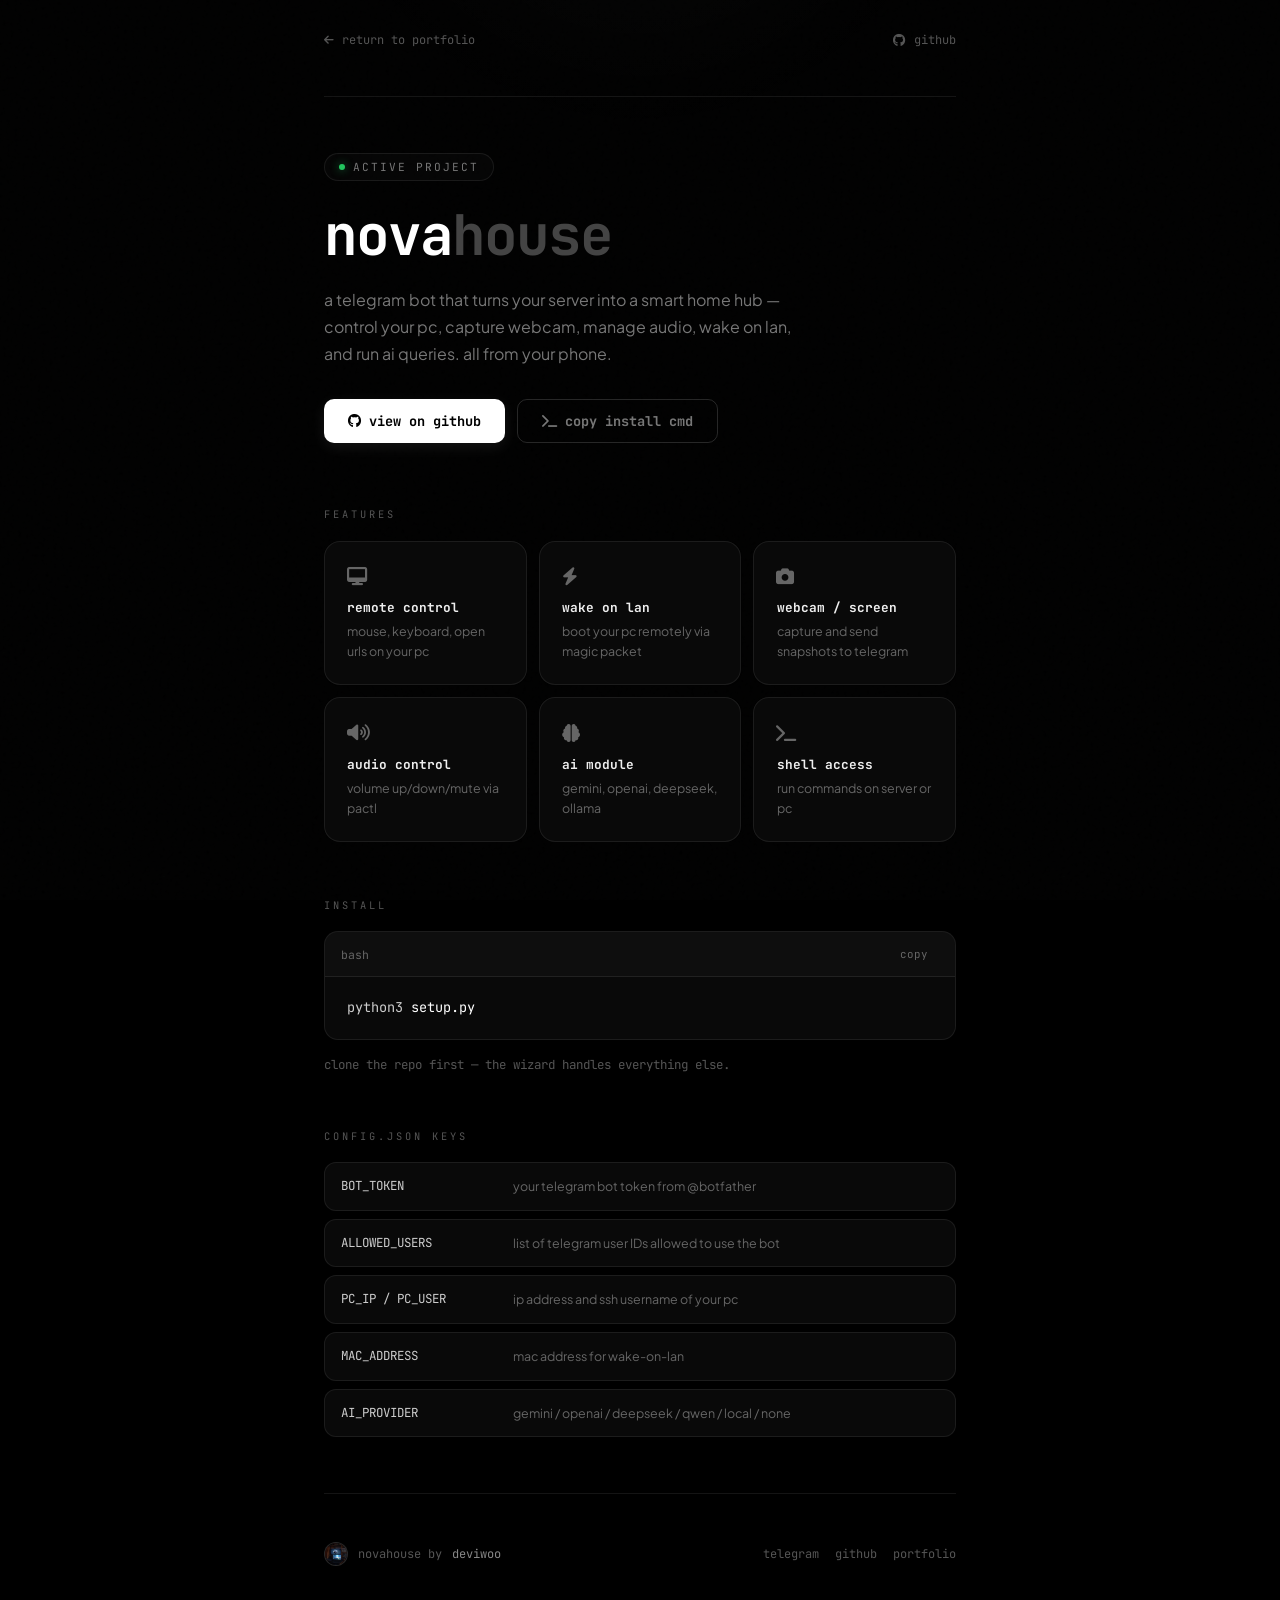
<file: novahouse/index.html>
<!DOCTYPE html>
<html lang="en">
<head>
    <meta charset="UTF-8">
    <meta name="viewport" content="width=device-width, initial-scale=1.0">
    <title>novahouse — deviwoo</title>
    <link rel="preconnect" href="https://fonts.googleapis.com">
    <link rel="preconnect" href="https://fonts.gstatic.com" crossorigin>
    <link href="https://fonts.googleapis.com/css2?family=JetBrains+Mono:wght@400;700&family=Plus+Jakarta+Sans:wght@400;600&display=swap" rel="stylesheet">
    <link rel="stylesheet" href="https://cdnjs.cloudflare.com/ajax/libs/font-awesome/6.4.0/css/all.min.css">
    <style>
        * { margin: 0; padding: 0; box-sizing: border-box; -webkit-tap-highlight-color: transparent; }
        :root { --accent: #ffffff; --dim: #888; --subtle: #333; --card-bg: rgba(10,10,10,0.9); --border: rgba(255,255,255,0.08); }
        ::-webkit-scrollbar { width: 6px; }
        ::-webkit-scrollbar-track { background: transparent; }
        ::-webkit-scrollbar-thumb { background: rgba(255, 255, 255, 0.15); border-radius: 10px; }
        ::-webkit-scrollbar-thumb:hover { background: rgba(255, 255, 255, 0.3); }

        body {
            background: #000;
            color: #fff;
            font-family: 'Plus Jakarta Sans', sans-serif;
            min-height: 100vh;
            overflow-x: hidden;
            position: relative;
        }

        .noise {
            position: fixed; inset: 0;
            background-image: url("data:image/svg+xml,%3Csvg viewBox='0 0 256 256' xmlns='http://www.w3.org/2000/svg'%3E%3Cfilter id='noise'%3E%3CfeTurbulence type='fractalNoise' baseFrequency='0.9' numOctaves='4' stitchTiles='stitch'/%3E%3C/filter%3E%3Crect width='100%25' height='100%25' filter='url(%23noise)' opacity='0.03'/%3E%3C/svg%3E");
            pointer-events: none; z-index: 0; opacity: 0.5;
        }

        .glow {
            position: fixed; width: 800px; height: 800px;
            background: radial-gradient(circle, rgba(255,255,255,0.03) 0%, transparent 60%);
            top: -200px; left: 50%; transform: translate(-50%, -50%);
            pointer-events: none; z-index: 0;
            transition: top 0.4s cubic-bezier(0.2, 0.8, 0.2, 1), left 0.4s cubic-bezier(0.2, 0.8, 0.2, 1);
        }

        .container { position: relative; z-index: 1; max-width: 680px; margin: 0 auto; padding: 0 1.5rem 5rem; }

        nav { display: flex; align-items: center; justify-content: space-between; padding: 2rem 0 3rem; border-bottom: 1px solid var(--border); margin-bottom: 3.5rem; }
        
        .nav-logo, .nav-back { font-family: 'JetBrains Mono', monospace; font-size: 0.75rem; color: #555; text-decoration: none; text-transform: lowercase; display: flex; align-items: center; gap: 8px; transition: color 0.3s; }
        .nav-logo:hover, .nav-back:hover { color: #fff; }

        .hero { margin-bottom: 4rem; }
        .hero-badge { display: inline-flex; align-items: center; gap: 8px; font-family: 'JetBrains Mono', monospace; font-size: 0.7rem; color: #777; text-transform: uppercase; letter-spacing: 2px; border: 1px solid var(--border); padding: 6px 14px; border-radius: 50px; margin-bottom: 1.5rem; background: rgba(255,255,255,0.02); }
        .hero-badge span { width: 6px; height: 6px; background: #22c55e; border-radius: 50%; box-shadow: 0 0 8px rgba(34, 197, 94, 0.6); animation: blink-dot 2s ease-in-out infinite; }
        
        @keyframes blink-dot { 0%, 100% { opacity: 1; box-shadow: 0 0 8px rgba(34, 197, 94, 0.6); } 50% { opacity: 0.4; box-shadow: 0 0 2px rgba(34, 197, 94, 0.2); } }

        .hero h1 { font-family: 'JetBrains Mono', monospace; font-size: clamp(2.2rem, 7vw, 3.5rem); font-weight: 700; letter-spacing: -2px; line-height: 1.1; color: #fff; text-transform: lowercase; margin-bottom: 1.2rem; }
        .hero h1 span { color: #444; }
        .hero-desc { font-size: 1rem; line-height: 1.7; color: #777; max-width: 480px; margin-bottom: 2rem; }
        .hero-actions { display: flex; gap: 12px; flex-wrap: wrap; }

        .btn { font-family: 'JetBrains Mono', monospace; text-transform: lowercase; font-size: 0.85rem; font-weight: 700; padding: 12px 24px; border-radius: 10px; cursor: pointer; transition: all 0.3s cubic-bezier(0.2, 0.8, 0.2, 1); text-decoration: none; display: inline-flex; align-items: center; gap: 8px; border: none; }
        .btn-white { background: #fff; color: #000; box-shadow: 0 4px 15px rgba(255,255,255,0.08); }
        .btn-white:hover { transform: translateY(-2px); box-shadow: 0 8px 25px rgba(255,255,255,0.2); background: #f0f0f0; }
        .btn-outline { background: transparent; color: #777; border: 1px solid rgba(255,255,255,0.15); }
        .btn-outline:hover { color: #fff; border-color: rgba(255,255,255,0.3); background: rgba(255,255,255,0.05); }

        .section { margin-bottom: 3.5rem; }
        .section-label { font-family: 'JetBrains Mono', monospace; font-size: 0.65rem; color: #555; text-transform: uppercase; letter-spacing: 3px; margin-bottom: 1.2rem; }
        .features { display: grid; grid-template-columns: repeat(auto-fit, minmax(180px, 1fr)); gap: 12px; }
        .feature { background: rgba(15, 15, 15, 0.6); backdrop-filter: blur(10px); border: 1px solid var(--border); border-radius: 16px; padding: 1.4rem; transition: all 0.3s cubic-bezier(0.2, 0.8, 0.2, 1); }
        .feature:hover { border-color: rgba(255,255,255,0.2); background: rgba(255,255,255,0.04); transform: translateY(-3px); box-shadow: 0 10px 30px rgba(0,0,0,0.5); }
        .feature-icon { font-size: 18px; margin-bottom: 12px; color: #666; transition: color 0.3s; }
        .feature:hover .feature-icon { color: #fff; }
        .feature-title { font-family: 'JetBrains Mono', monospace; font-size: 0.8rem; font-weight: 700; color: #eee; text-transform: lowercase; margin-bottom: 6px; }
        .feature-desc { font-size: 0.78rem; color: #666; line-height: 1.6; }

        .code-block { background: rgba(15, 15, 15, 0.6); backdrop-filter: blur(10px); border: 1px solid var(--border); border-radius: 14px; overflow: hidden; transition: border-color 0.3s; }
        .code-block:hover { border-color: rgba(255,255,255,0.15); }
        .code-header { display: flex; align-items: center; justify-content: space-between; padding: 10px 16px; border-bottom: 1px solid var(--border); background: rgba(255,255,255,0.02); }
        .code-title { font-family: 'JetBrains Mono', monospace; font-size: 0.72rem; color: #666; text-transform: lowercase; }
        .code-copy { font-family: 'JetBrains Mono', monospace; font-size: 0.68rem; color: #666; background: none; border: 1px solid transparent; cursor: pointer; padding: 4px 10px; border-radius: 6px; transition: all 0.2s; }
        .code-copy:hover { color: #fff; background: rgba(255,255,255,0.08); border-color: rgba(255,255,255,0.1); }
        pre { padding: 1.2rem 1.4rem; overflow-x: auto; font-family: 'JetBrains Mono', monospace; font-size: 0.85rem; line-height: 1.7; color: #888; }
        pre .c { color: #555; } pre .s { color: #fff; } pre .k { color: #ccc; }

        .config-grid { display: flex; flex-direction: column; gap: 8px; }
        .config-row { display: flex; align-items: flex-start; gap: 12px; padding: 14px 16px; background: rgba(15, 15, 15, 0.6); border: 1px solid var(--border); border-radius: 12px; transition: all 0.3s; }
        .config-row:hover { border-color: rgba(255,255,255,0.15); background: rgba(255,255,255,0.04); }
        .config-key { font-family: 'JetBrains Mono', monospace; font-size: 0.78rem; color: #ccc; min-width: 160px; flex-shrink: 0; }
        .config-val { font-size: 0.78rem; color: #666; line-height: 1.5; }

        .divider { height: 1px; background: var(--border); margin: 3rem 0; }

        .footer { display: flex; align-items: center; justify-content: space-between; flex-wrap: wrap; gap: 16px; }
        .footer-brand { display: flex; align-items: center; gap: 10px; font-family: 'JetBrains Mono', monospace; font-size: 0.75rem; color: #555; text-transform: lowercase; }
        .footer-avatar { width: 24px; height: 24px; border-radius: 50%; border: 1px solid rgba(255,255,255,0.1); object-fit: cover; background: #111; }
        .footer-brand span { color: #888; }
        .footer-links { display: flex; gap: 16px; }
        .footer-links a { font-family: 'JetBrains Mono', monospace; font-size: 0.75rem; color: #555; text-decoration: none; transition: color 0.2s; }
        .footer-links a:hover { color: #fff; }

        #toast { position: fixed; bottom: 40px; left: 50%; transform: translate(-50%, 20px) scale(0.9); background: rgba(255,255,255,0.95); color: #000; padding: 10px 24px; border-radius: 50px; font-family: 'JetBrains Mono', monospace; font-weight: bold; font-size: 0.78rem; opacity: 0; transition: all 0.4s cubic-bezier(0.34, 1.56, 0.64, 1); pointer-events: none; z-index: 100; text-transform: lowercase; box-shadow: 0 10px 30px rgba(255,255,255,0.15); }
        #toast.show { opacity: 1; transform: translate(-50%, 0) scale(1); }

        @media (max-width: 500px) { .features { grid-template-columns: 1fr 1fr; } .config-row { flex-direction: column; gap: 4px; padding: 12px 14px; } .config-key { min-width: auto; color: #fff; } }
    </style>
</head>
<body>

    <div class="noise"></div>
    <div class="glow" id="mouse-glow"></div>

    <div class="container">

        <nav>
            <!-- ЯВНАЯ ССЫЛКА НАЗАД В КОРЕНЬ -->
            <a href="../index.html" class="nav-logo">
                <i class="fa-solid fa-arrow-left" style="font-size:11px"></i> return to portfolio
            </a>
            <a href="https://github.com/winmasttdev/NovaHouse" target="_blank" class="nav-back">
                <i class="fa-brands fa-github" style="font-size:13px"></i> github
            </a>
        </nav>

        <section class="hero">
            <div class="hero-badge">
                <span></span> active project
            </div>
            <h1>nova<span>house</span></h1>
            <p class="hero-desc">
                a telegram bot that turns your server into a smart home hub — control your pc, capture webcam, manage audio, wake on lan, and run ai queries. all from your phone.
            </p>
            <div class="hero-actions">
                <a href="https://github.com/winmasttdev/NovaHouse" target="_blank" class="btn btn-white">
                    <i class="fa-brands fa-github"></i> view on github
                </a>
                <button class="btn btn-outline" onclick="copyInstall()">
                    <i class="fa-solid fa-terminal"></i> copy install cmd
                </button>
            </div>
        </section>

        <section class="section">
            <div class="section-label">features</div>
            <div class="features">
                <div class="feature">
                    <div class="feature-icon"><i class="fa-solid fa-desktop"></i></div>
                    <div class="feature-title">remote control</div>
                    <div class="feature-desc">mouse, keyboard, open urls on your pc</div>
                </div>
                <div class="feature">
                    <div class="feature-icon"><i class="fa-solid fa-bolt"></i></div>
                    <div class="feature-title">wake on lan</div>
                    <div class="feature-desc">boot your pc remotely via magic packet</div>
                </div>
                <div class="feature">
                    <div class="feature-icon"><i class="fa-solid fa-camera"></i></div>
                    <div class="feature-title">webcam / screen</div>
                    <div class="feature-desc">capture and send snapshots to telegram</div>
                </div>
                <div class="feature">
                    <div class="feature-icon"><i class="fa-solid fa-volume-high"></i></div>
                    <div class="feature-title">audio control</div>
                    <div class="feature-desc">volume up/down/mute via pactl</div>
                </div>
                <div class="feature">
                    <div class="feature-icon"><i class="fa-solid fa-brain"></i></div>
                    <div class="feature-title">ai module</div>
                    <div class="feature-desc">gemini, openai, deepseek, ollama</div>
                </div>
                <div class="feature">
                    <div class="feature-icon"><i class="fa-solid fa-terminal"></i></div>
                    <div class="feature-title">shell access</div>
                    <div class="feature-desc">run commands on server or pc</div>
                </div>
            </div>
        </section>

        <section class="section">
            <div class="section-label">install</div>
            <div class="code-block">
                <div class="code-header">
                    <span class="code-title">bash</span>
                    <button class="code-copy" onclick="copyInstall()">copy</button>
                </div>
                <pre><span class="k">python3</span> <span class="s">setup.py</span></pre>
            </div>
            <p style="font-size: 0.78rem; color: #555; margin-top: 1rem; margin-bottom: 0; font-family: 'JetBrains Mono', monospace;">
                clone the repo first — the wizard handles everything else.
            </p>
        </section>

        <section class="section">
            <div class="section-label">config.json keys</div>
            <div class="config-grid">
                <div class="config-row">
                    <span class="config-key">BOT_TOKEN</span>
                    <span class="config-val">your telegram bot token from @botfather</span>
                </div>
                <div class="config-row">
                    <span class="config-key">ALLOWED_USERS</span>
                    <span class="config-val">list of telegram user IDs allowed to use the bot</span>
                </div>
                <div class="config-row">
                    <span class="config-key">PC_IP / PC_USER</span>
                    <span class="config-val">ip address and ssh username of your pc</span>
                </div>
                <div class="config-row">
                    <span class="config-key">MAC_ADDRESS</span>
                    <span class="config-val">mac address for wake-on-lan</span>
                </div>
                <div class="config-row">
                    <span class="config-key">AI_PROVIDER</span>
                    <span class="config-val">gemini / openai / deepseek / qwen / local / none</span>
                </div>
            </div>
        </section>

        <div class="divider"></div>

        <footer class="footer">
            <div class="footer-brand">
                <img src="../avatar.png" alt="deviwoo" class="footer-avatar" onerror="this.src='https://ui-avatars.com/api/?name=d&background=111&color=fff'">
                novahouse by <span>deviwoo</span>
            </div>
            <div class="footer-links">
                <a href="https://t.me/deviwoo">telegram</a>
                <a href="https://github.com/winmasttdev/NovaHouse" target="_blank">github</a>
                <!-- ЯВНАЯ ССЫЛКА НАЗАД В КОРЕНЬ -->
                <a href="../index.html">portfolio</a>
            </div>
        </footer>

    </div>

    <div id="toast">copied ✓</div>

    <script>
        window.copyInstall = function() {
            navigator.clipboard.writeText("python3 setup.py").then(() => {
                const toast = document.getElementById("toast");
                toast.classList.add("show");
                setTimeout(() => toast.classList.remove("show"), 2000);
            });
        };

        if (window.matchMedia("(pointer: fine)").matches) {
            const glow = document.getElementById('mouse-glow');
            document.addEventListener('mousemove', (e) => {
                glow.style.left = `${e.clientX}px`;
                glow.style.top = `${e.clientY}px`;
            });
        }
    </script>
</body>
</html>
</file>
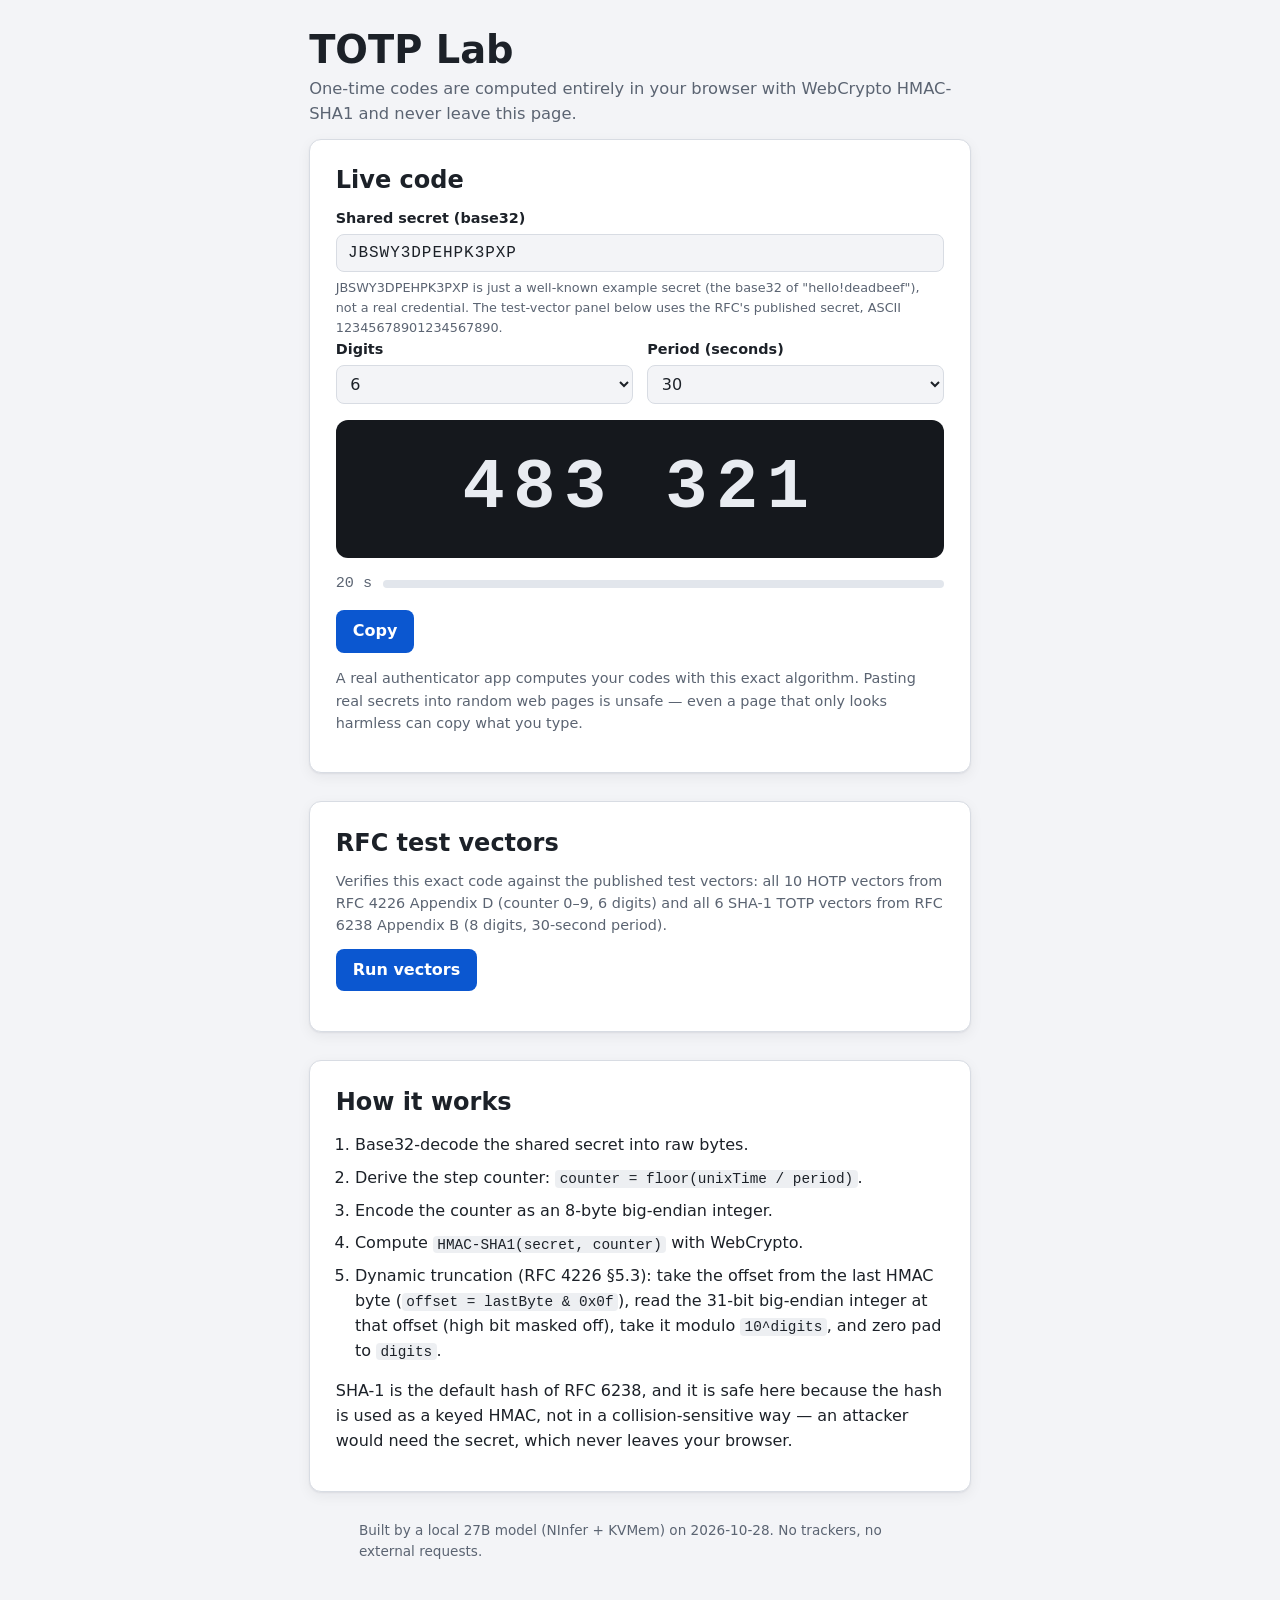
<file: totp-lab/index.html>
<!DOCTYPE html>
<html lang="en">
<head>
  <meta charset="utf-8">
  <meta name="viewport" content="width=device-width, initial-scale=1">
  <title>TOTP Lab</title>
  <meta name="description" content="Client-side TOTP demo computing RFC 6238 one-time passwords in the browser with WebCrypto HMAC-SHA1.">
  <link rel="stylesheet" href="style.css">
  <script type="module" src="totp.js"></script>
</head>
<body>
  <noscript>
    <p role="alert">This demo needs JavaScript — the codes are computed in your browser with WebCrypto and cannot work without it.</p>
  </noscript>

  <header class="site-header">
    <h1>TOTP Lab</h1>
    <p class="subtitle">
      One-time codes are computed entirely in your browser with WebCrypto
      HMAC-SHA1 and never leave this page.
    </p>
  </header>

  <main>
    <section class="panel" aria-labelledby="live-heading">
      <h2 id="live-heading">Live code</h2>

      <div class="field">
        <label for="secret">Shared secret (base32)</label>
        <input id="secret" name="secret" type="text" value="JBSWY3DPEHPK3PXP"
               autocomplete="off" autocapitalize="off" spellcheck="false"
               inputmode="text">
        <p class="hint">
          JBSWY3DPEHPK3PXP is just a well-known example secret (the base32 of
          "hello!deadbeef"), not a real credential. The test-vector panel
          below uses the RFC's published secret, ASCII 12345678901234567890.
        </p>
      </div>

      <div class="field-row">
        <div class="field">
          <label for="digits">Digits</label>
          <select id="digits" name="digits">
            <option value="6" selected>6</option>
            <option value="8">8</option>
          </select>
        </div>
        <div class="field">
          <label for="period">Period (seconds)</label>
          <select id="period" name="period">
            <option value="30" selected>30</option>
            <option value="60">60</option>
          </select>
        </div>
      </div>

      <p id="code" class="code-display" aria-live="polite">······</p>

      <div class="timer">
        <span id="countdown" class="countdown">— s</span>
        <div id="bar" class="bar" role="timer"
             aria-label="Time remaining in the current period">
          <div id="bar-fill" class="bar-fill"></div>
        </div>
      </div>

      <div class="actions">
        <button id="copy" type="button">Copy</button>
      </div>

      <p class="note">
        A real authenticator app computes your codes with this exact
        algorithm. Pasting real secrets into random web pages is unsafe —
        even a page that only looks harmless can copy what you type.
      </p>
    </section>

    <section class="panel" aria-labelledby="vectors-heading">
      <h2 id="vectors-heading">RFC test vectors</h2>
      <p class="lede">
        Verifies this exact code against the published test vectors:
        all 10 HOTP vectors from RFC 4226 Appendix D (counter 0–9, 6 digits)
        and all 6 SHA-1 TOTP vectors from RFC 6238 Appendix B (8 digits,
        30-second period).
      </p>
      <div class="actions">
        <button id="run-vectors" type="button">Run vectors</button>
      </div>
      <div id="vector-results" class="vector-results" aria-live="polite"></div>
    </section>

    <section class="panel" aria-labelledby="how-heading">
      <h2 id="how-heading">How it works</h2>
      <ol class="steps">
        <li>Base32-decode the shared secret into raw bytes.</li>
        <li>Derive the step counter: <code>counter = floor(unixTime / period)</code>.</li>
        <li>Encode the counter as an 8-byte big-endian integer.</li>
        <li>Compute <code>HMAC-SHA1(secret, counter)</code> with WebCrypto.</li>
        <li>
          Dynamic truncation (RFC 4226 §5.3): take the offset from the last
          HMAC byte (<code>offset = lastByte &amp; 0x0f</code>), read the
          31-bit big-endian integer at that offset (high bit masked off),
          take it modulo <code>10^digits</code>, and zero pad to
          <code>digits</code>.
        </li>
      </ol>
      <p>
        SHA-1 is the default hash of RFC 6238, and it is safe here because
        the hash is used as a keyed HMAC, not in a collision-sensitive way —
        an attacker would need the secret, which never leaves your browser.
      </p>
    </section>
  </main>

  <footer class="site-footer">
    <p>Built by a local 27B model (NInfer + KVMem) on 2026-10-28. No trackers, no external requests.</p>
  </footer>
</body>
</html>
</file>
<file: totp-lab/style.css>
/* TOTP Lab — no frameworks, no external fonts, system font stack.
   Light and dark themes via CSS custom properties. */

:root {
  color-scheme: light dark;

  --bg: #f3f4f7;
  --panel: #ffffff;
  --text: #1c2128;
  --muted: #5b6472;
  --accent: #0b57d0;
  --accent-text: #ffffff;
  --border: #d8dce3;
  --code-bg: #15181d;
  --code-text: #e9ecf1;
  --bar-track: #e2e6ec;
  --bar-fill: #0b57d0;
  --ok: #1a7f37;
  --fail: #b42318;
  --focus-ring: #0b57d0;
  --shadow: 0 1px 2px rgb(16 24 40 / 6%), 0 4px 14px rgb(16 24 40 / 6%);

  --radius: 12px;
  --space: clamp(1rem, 2.5vw, 1.75rem);
}

@media (prefers-color-scheme: dark) {
  :root {
    --bg: #101317;
    --panel: #191d23;
    --text: #e6e9ee;
    --muted: #9aa3b0;
    --accent: #6ea8ff;
    --accent-text: #0c1015;
    --border: #2d333d;
    --code-bg: #0a0c0f;
    --code-text: #e9ecf1;
    --bar-track: #2a2f38;
    --bar-fill: #6ea8ff;
    --ok: #4ac26b;
    --fail: #ff7d70;
    --focus-ring: #6ea8ff;
    --shadow: 0 1px 2px rgb(0 0 0 / 40%), 0 4px 14px rgb(0 0 0 / 30%);
  }
}

* {
  box-sizing: border-box;
}

html {
  -webkit-text-size-adjust: 100%;
}

body {
  margin: 0;
  background: var(--bg);
  color: var(--text);
  font-family: ui-sans-serif, system-ui, -apple-system, "Segoe UI", Roboto,
    "Helvetica Neue", Arial, sans-serif;
  font-size: 1rem;
  line-height: 1.55;
}

/* Constrain line length for readability on wide screens. */
.site-header,
main,
.site-footer {
  width: min(100% - 2rem, 65ch);
  margin-inline: auto;
}

h1 {
  margin: 0 0 0.25rem;
  font-size: clamp(1.7rem, 4vw, 2.4rem);
  line-height: 1.15;
}

h2 {
  margin: 0 0 0.75rem;
  font-size: clamp(1.2rem, 3vw, 1.5rem);
  line-height: 1.25;
}

p {
  margin: 0 0 0.75rem;
}

code {
  font-family: ui-monospace, SFMono-Regular, Menlo, Consolas,
    "Liberation Mono", monospace;
  font-size: 0.9em;
  background: color-mix(in srgb, var(--border) 45%, transparent);
  border-radius: 4px;
  padding: 0.05em 0.3em;
  overflow-wrap: anywhere;
}

.site-header {
  padding-top: var(--space);
}

.subtitle {
  color: var(--muted);
  font-size: 1.02rem;
}

main {
  display: grid;
  gap: var(--space);
  padding-bottom: var(--space);
}

.panel {
  background: var(--panel);
  border: 1px solid var(--border);
  border-radius: var(--radius);
  box-shadow: var(--shadow);
  padding: clamp(1rem, 3vw, 1.6rem);
}

.field {
  flex: 1 1 12rem;
  min-width: 0;
}

.field label {
  display: block;
  font-weight: 600;
  font-size: 0.9rem;
  margin-bottom: 0.3rem;
}

.field input {
  width: 100%;
  font-family: ui-monospace, SFMono-Regular, Menlo, Consolas,
    "Liberation Mono", monospace;
  font-size: 1rem;
  letter-spacing: 0.06em;
  padding: 0.55rem 0.7rem;
  border: 1px solid var(--border);
  border-radius: 8px;
  background: var(--bg);
  color: var(--text);
}

.field input.invalid {
  border-color: var(--fail);
}

.hint {
  color: var(--muted);
  font-size: 0.8rem;
  margin: 0.4rem 0 0;
}

.field-row {
  display: flex;
  flex-wrap: wrap;
  gap: 0.9rem;
  margin-bottom: 1rem;
}

.field select {
  width: 100%;
  padding: 0.5rem 0.6rem;
  font: inherit;
  border: 1px solid var(--border);
  border-radius: 8px;
  background: var(--bg);
  color: var(--text);
}

/* Large monospace code display. */
.code-display {
  font-family: ui-monospace, SFMono-Regular, Menlo, Consolas,
    "Liberation Mono", monospace;
  font-size: clamp(2.4rem, 9vw + 0.9rem, 4.4rem);
  font-weight: 700;
  letter-spacing: 0.12em;
  text-align: center;
  background: var(--code-bg);
  color: var(--code-text);
  border-radius: var(--radius);
  padding: 0.9rem 0.5rem;
  margin: 0.25rem 0 0.9rem;
  overflow-wrap: anywhere;
}

.timer {
  display: flex;
  align-items: center;
  gap: 0.7rem;
  margin-bottom: 0.9rem;
}

.countdown {
  font-family: ui-monospace, SFMono-Regular, Menlo, Consolas,
    "Liberation Mono", monospace;
  font-variant-numeric: tabular-nums;
  font-size: 0.95rem;
  color: var(--muted);
  min-width: 4ch;
  text-align: right;
}

.bar {
  flex: 1;
  height: 8px;
  border-radius: 999px;
  background: var(--bar-track);
  overflow: hidden;
}

/* The drain itself is pure CSS; the JS only restarts it at each period
   boundary and sets --bar-period to match the chosen period. */
.bar-fill {
  height: 100%;
  width: 100%;
  background: var(--bar-fill);
}

.bar-fill.draining {
  animation-name: drain;
  animation-duration: var(--bar-period, 30s);
  animation-timing-function: linear;
  animation-fill-mode: forwards;
}

@keyframes drain {
  from {
    width: 100%;
  }
  to {
    width: 0%;
  }
}

.actions {
  display: flex;
  gap: 0.6rem;
  flex-wrap: wrap;
  margin: 0 0 0.9rem;
}

button {
  font: inherit;
  font-weight: 600;
  color: var(--accent-text);
  background: var(--accent);
  border: 1px solid transparent;
  border-radius: 8px;
  padding: 0.5rem 1rem;
  cursor: pointer;
}

button:hover {
  filter: brightness(1.08);
}

button:disabled {
  cursor: default;
  opacity: 0.6;
}

button.done {
  background: var(--ok);
}

.note,
.lede {
  color: var(--muted);
  font-size: 0.9rem;
}

.steps {
  padding-left: 1.2rem;
}

.steps li {
  margin: 0 0 0.5rem;
}

/* Vector results table. */
.vector-results {
  margin-top: 0.5rem;
  overflow-x: auto;
}

.vectors {
  width: 100%;
  border-collapse: collapse;
  font-size: 0.9rem;
}

.vectors th,
.vectors td {
  text-align: left;
  padding: 0.4rem 0.6rem;
  border-bottom: 1px solid var(--border);
  font-family: ui-monospace, SFMono-Regular, Menlo, Consolas,
    "Liberation Mono", monospace;
  white-space: nowrap;
}

.vectors th {
  font-weight: 600;
}

.vectors td.fail {
  color: var(--fail);
  font-weight: 700;
}

.vectors-summary {
  font-weight: 700;
  margin: 0.9rem 0 0;
}

.site-footer {
  padding-bottom: calc(var(--space) * 1.5);
  color: var(--muted);
  font-size: 0.85rem;
}

/* Visible focus styles for keyboard users. */
:focus-visible {
  outline: 3px solid var(--focus-ring);
  outline-offset: 2px;
}

@media (prefers-reduced-motion: reduce) {
  .bar-fill.draining {
    animation-duration: 0.01s;
  }
}
</file>
